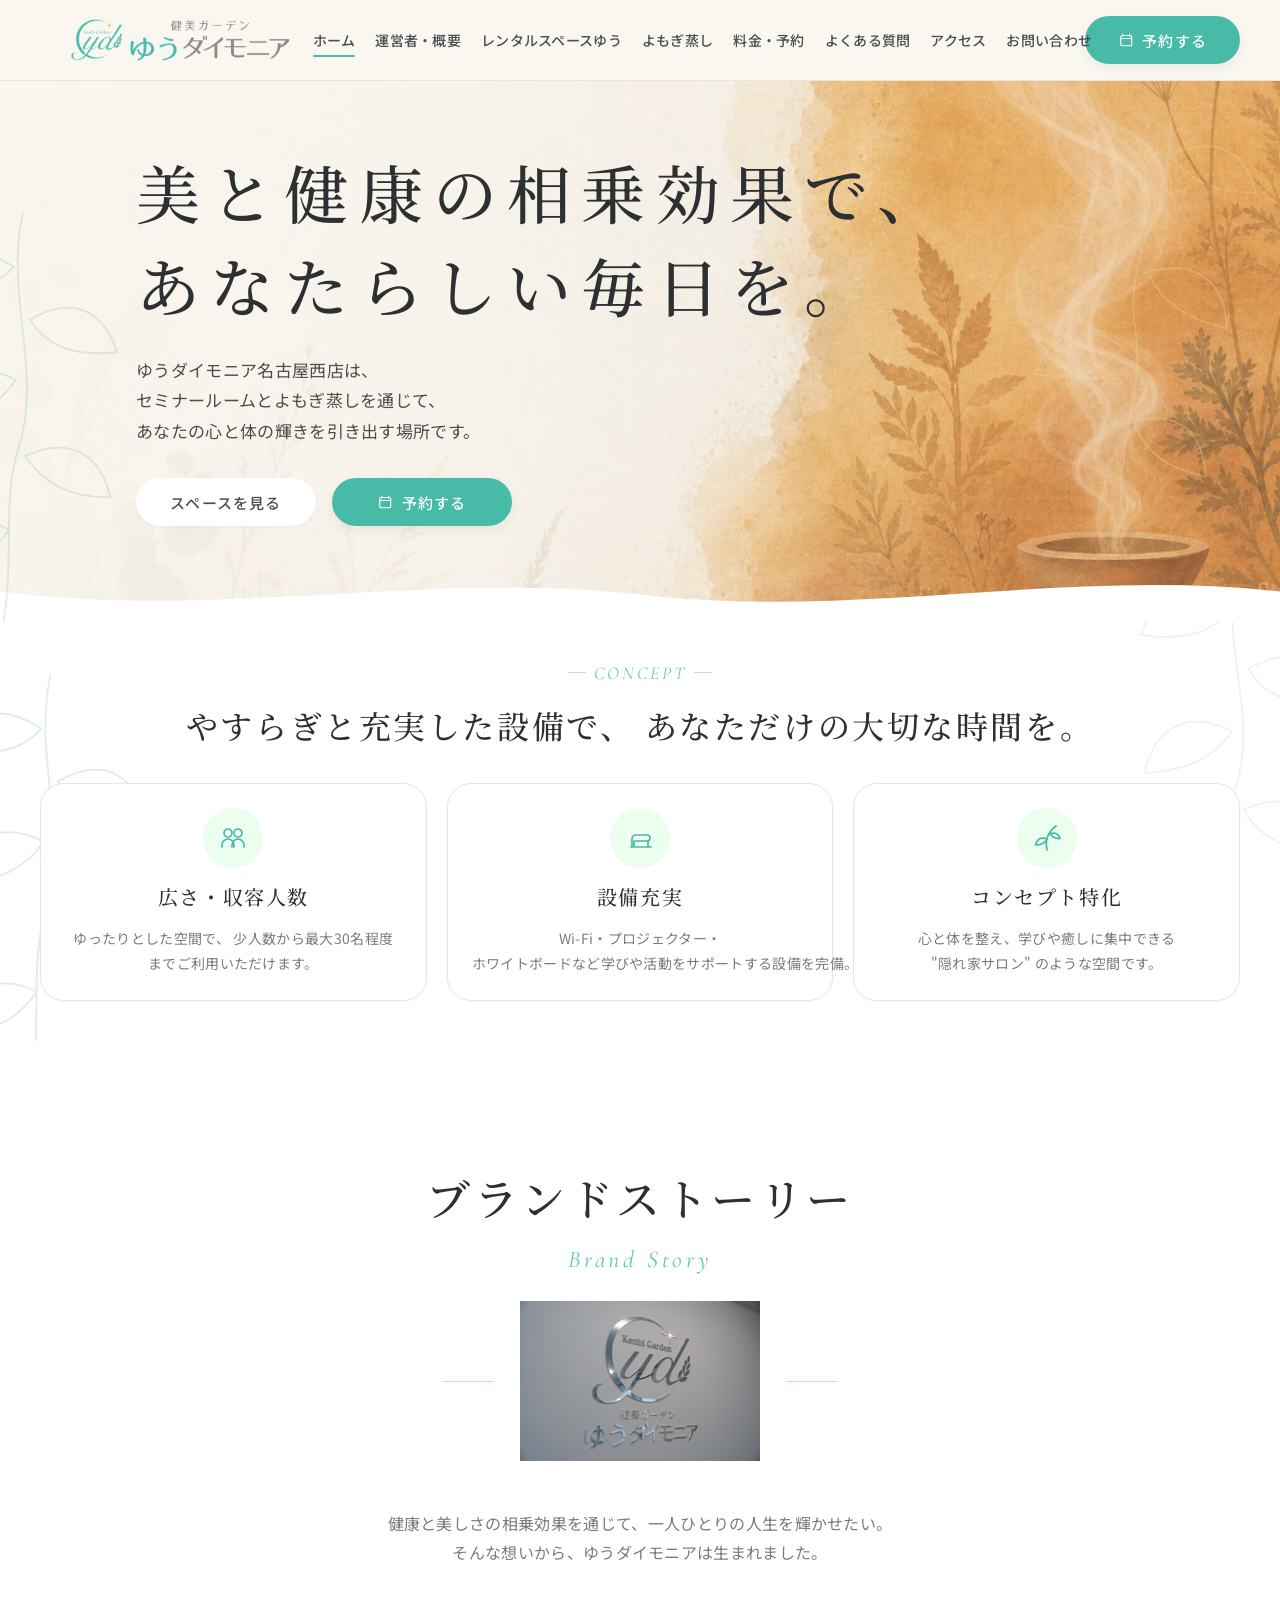
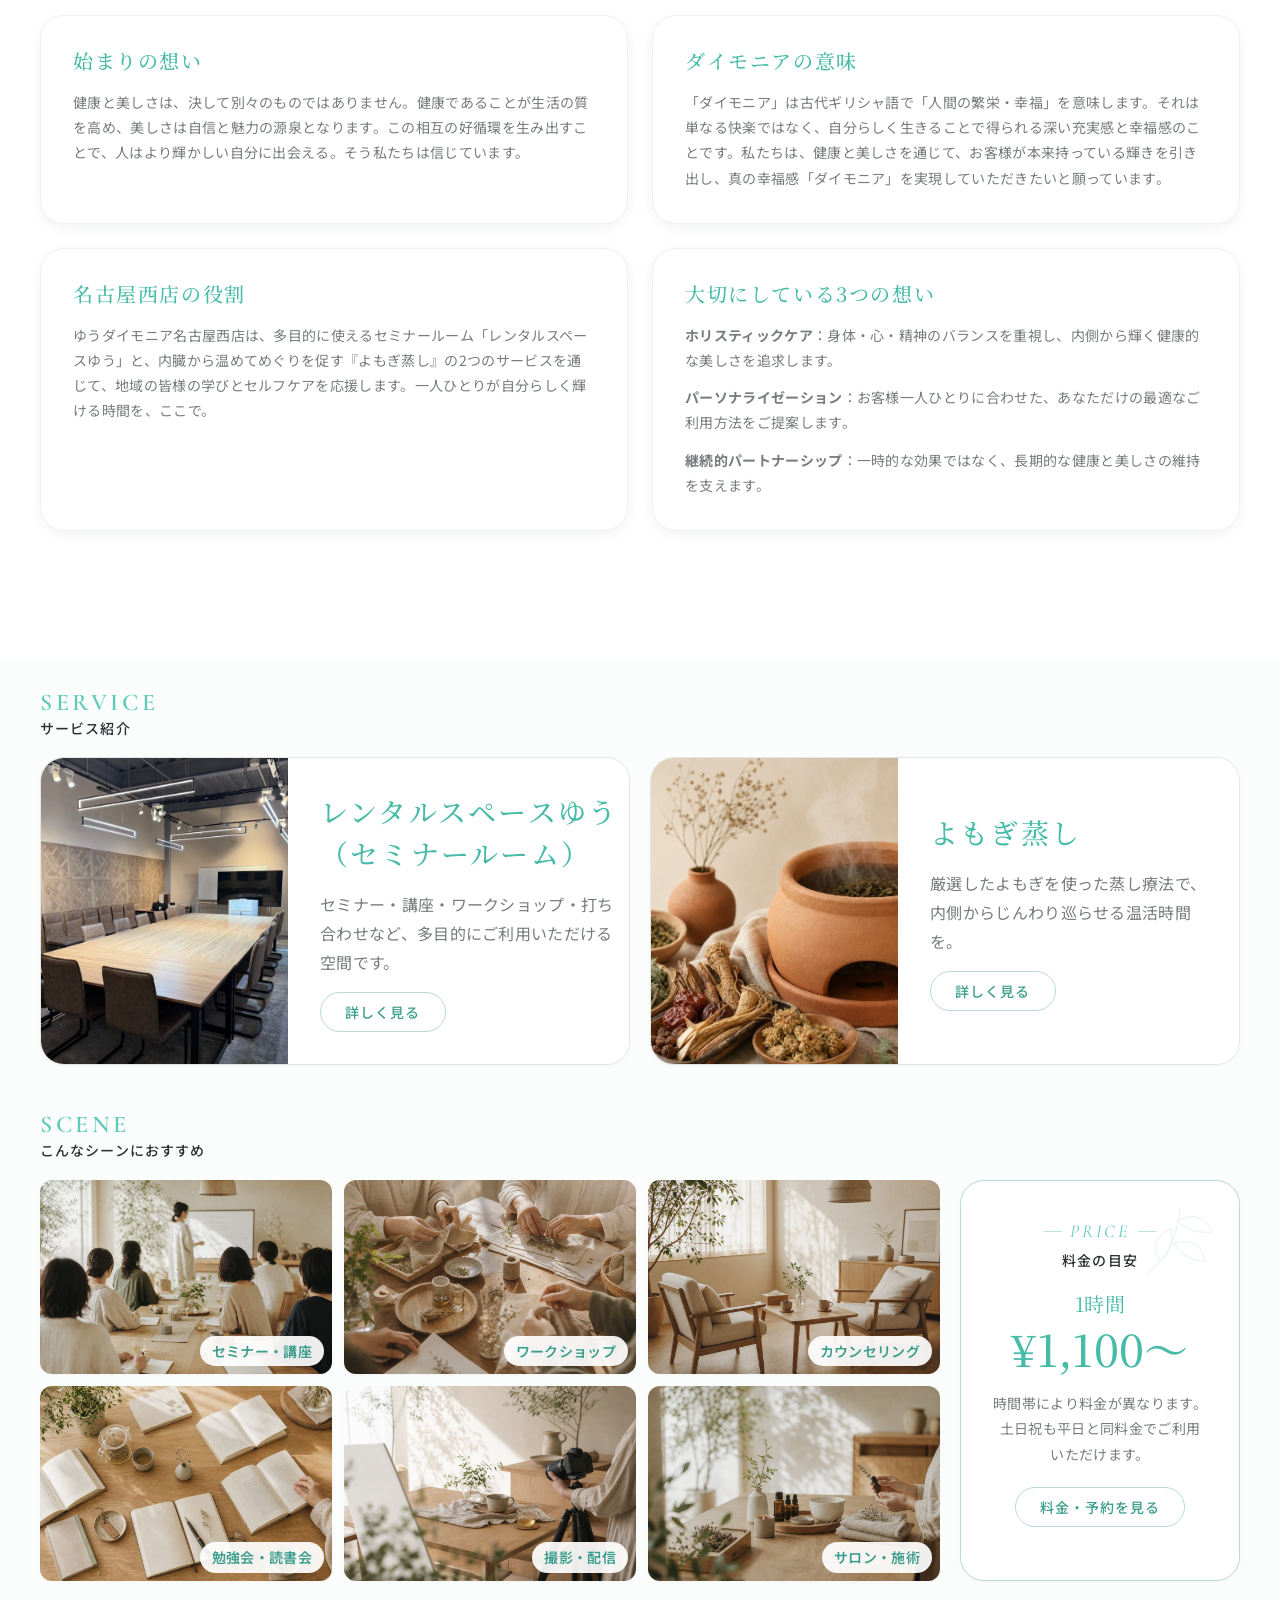
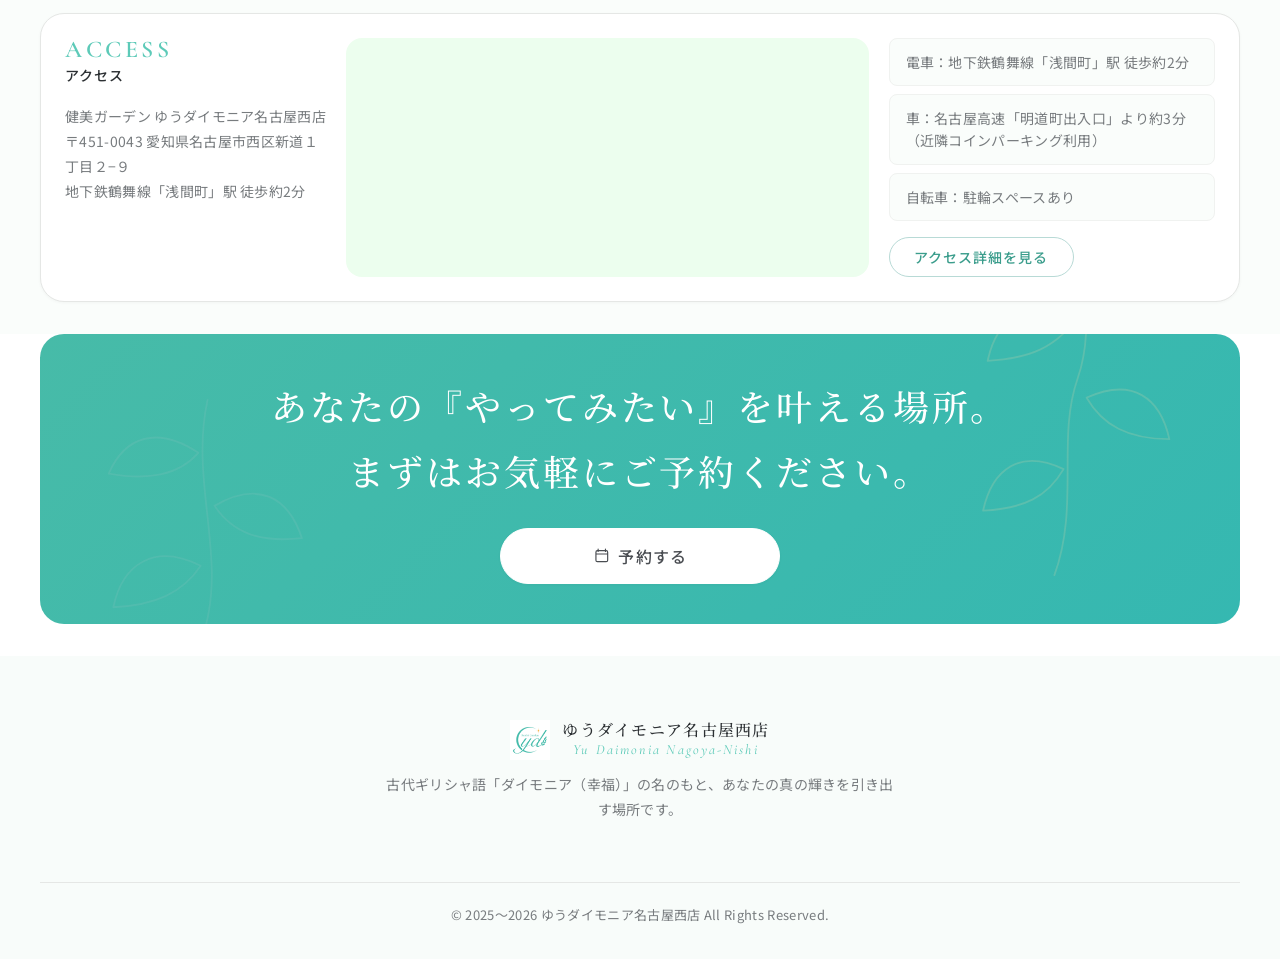
<file: index.html>
﻿<!DOCTYPE html>
<html lang="ja">
<head>
  <meta charset="UTF-8">
  <meta name="viewport" content="width=device-width, initial-scale=1.0">
  <meta http-equiv="X-UA-Compatible" content="IE=edge">
  <!-- TODO: 本番ドメイン確定後に example.com を差し替え -->
  <title>ゆうダイモニア名古屋西店｜セミナールームとよもぎ蒸しで心と体を整える</title>
  <meta name="description" content="名古屋市西区のレンタルスペースと温活サロン。レンタルスペースゆうのセミナールームと、よもぎ蒸しを通じて、健康と美しさの相乗効果を提供。ホリスティックケアであなたらしい毎日をサポートします。">
  <link rel="canonical" href="https://example.com/">
  <meta name="robots" content="index,follow,max-image-preview:large">
  <meta name="format-detection" content="telephone=no">
  <meta property="og:type" content="website">
  <meta property="og:site_name" content="ゆうダイモニア名古屋西店">
  <meta property="og:locale" content="ja_JP">
  <meta property="og:title" content="ゆうダイモニア名古屋西店｜セミナールームとよもぎ蒸しで心と体を整える">
  <meta property="og:description" content="名古屋市西区のレンタルスペースと温活サロン。レンタルスペースゆうのセミナールームと、よもぎ蒸しを通じて、健康と美しさの相乗効果を提供。ホリスティックケアであなたらしい毎日をサポートします。">
  <meta property="og:url" content="https://example.com/">
  <meta property="og:image" content="https://example.com/assets/images/ogp.jpg">
  <meta property="og:image:width" content="1200">
  <meta property="og:image:height" content="630">
  <meta name="twitter:card" content="summary_large_image">
  <meta name="twitter:title" content="ゆうダイモニア名古屋西店｜セミナールームとよもぎ蒸しで心と体を整える">
  <meta name="twitter:description" content="名古屋市西区のレンタルスペースと温活サロン。レンタルスペースゆうのセミナールームと、よもぎ蒸しを通じて、健康と美しさの相乗効果を提供。ホリスティックケアであなたらしい毎日をサポートします。">
  <meta name="twitter:image" content="https://example.com/assets/images/ogp.jpg">
  <link rel="icon" href="favicon.ico?v=2" sizes="any">
  <link rel="icon" href="apple-touch-icon.png?v=2" type="image/png" sizes="300x300">
  <link rel="apple-touch-icon" href="apple-touch-icon.png">
  <link rel="preconnect" href="https://fonts.googleapis.com">
  <link rel="preconnect" href="https://fonts.gstatic.com" crossorigin>
  <link rel="stylesheet" href="assets/css/style.css">
  <script type="application/ld+json">
{
    "@context":  "https://schema.org",
    "@type":  "Organization",
    "@id":  "https://example.com/#organization",
    "name":  "ゆうダイモニア名古屋西店",
    "alternateName":  "Yu Daimonia Nagoya-Nishi",
    "url":  "https://example.com/",
    "logo":  {
                 "@type":  "ImageObject",
                 "url":  "https://example.com/assets/images/logo.png",
                 "width":  600,
                 "height":  200
             },
    "description":  "ゆうダイモニア名古屋西店は、レンタルスペースゆう（セミナールーム）とよもぎ蒸しを提供する、健康と美しさの相乗効果を支えるサロンです。",
    "parentOrganization":  {
                               "@type":  "Organization",
                               "name":  "ゆうダイモニア",
                               "url":  "https://yu-daimonia.com/"
                           },
    "sameAs":  [
                   "https://yu-daimonia.com/"
               ]
}
  </script>
  <!-- TODO: 電話番号・緯度経度は本番情報確定後に差し替え -->
  <script type="application/ld+json">
{
    "@context":  "https://schema.org",
    "@type":  "HealthAndBeautyBusiness",
    "@id":  "https://example.com/#localbusiness",
    "name":  "健美ガーデン ゆうダイモニア名古屋西店",
    "image":  "https://example.com/assets/images/ogp.jpg",
    "url":  "https://example.com/",
    "telephone":  "+81-XX-XXXX-XXXX",
    "priceRange":  "￥1,100〜",
    "address":  {
                    "@type":  "PostalAddress",
                    "streetAddress":  "新道１丁目２−９",
                    "addressLocality":  "名古屋市西区",
                    "addressRegion":  "愛知県",
                    "postalCode":  "451-0043",
                    "addressCountry":  "JP"
                },
    "geo":  {
                "@type":  "GeoCoordinates",
                "latitude":  "35.XXXX",
                "longitude":  "136.XXXX"
            },
    "openingHoursSpecification":  [
                                      {
                                          "@type":  "OpeningHoursSpecification",
                                          "dayOfWeek":  [
                                                            "Monday",
                                                            "Tuesday",
                                                            "Wednesday",
                                                            "Thursday",
                                                            "Friday",
                                                            "Saturday",
                                                            "Sunday"
                                                        ],
                                          "opens":  "09:30",
                                          "closes":  "17:30"
                                      }
                                  ],
    "areaServed":  {
                       "@type":  "City",
                       "name":  "名古屋市"
                   },
    "hasOfferCatalog":  {
                            "@type":  "OfferCatalog",
                            "name":  "提供サービス",
                            "itemListElement":  [
                                                    {
                                                        "@type":  "Offer",
                                                        "itemOffered":  {
                                                                            "@type":  "Service",
                                                                            "name":  "レンタルスペースゆう（セミナールーム）",
                                                                            "description":  "セミナー・講座・ワークショップ・撮影など多目的にご利用いただけるセミナールームの時間貸し。"
                                                                        },
                                                        "priceSpecification":  {
                                                                                   "@type":  "PriceSpecification",
                                                                                   "price":  "1100",
                                                                                   "priceCurrency":  "JPY",
                                                                                   "unitText":  "HOUR"
                                                                               }
                                                    },
                                                    {
                                                        "@type":  "Offer",
                                                        "itemOffered":  {
                                                                            "@type":  "Service",
                                                                            "name":  "よもぎ蒸し",
                                                                            "description":  "よもぎの蒸気で内側からじんわり温める温活サービス。"
                                                                        },
                                                        "priceSpecification":  {
                                                                                   "@type":  "PriceSpecification",
                                                                                   "price":  "3300",
                                                                                   "priceCurrency":  "JPY",
                                                                                   "unitText":  "SESSION"
                                                                               }
                                                    }
                                                ]
                        }
}
  </script>
</head>
<body>
  <a class="skip-link" href="#main-content">本文へスキップ</a>
  <header class="site-header">
    <div class="site-header__inner">
      <a href="index.html" class="site-logo site-logo--image" aria-label="ゆうダイモニア名古屋西店 ホーム">
        <img class="site-logo__image" src="assets/images/logo.png" alt="健美ガーデン ゆうダイモニア名古屋西店ロゴ">
      </a>

      <nav class="global-nav" aria-label="グローバルナビゲーション">
        <ul class="global-nav__list">
          <li><a href="index.html" aria-current="page">ホーム</a></li>
          <li><a href="about.html">運営者・概要</a></li>
          <li><a href="space.html">レンタルスペースゆう</a></li>
          <li><a href="kanpou.html"><span class="phrase-keep">よもぎ蒸し</span></a></li>
          <li><a href="price.html">料金・予約</a></li>
          <li><a href="faq.html">よくある質問</a></li>
          <li><a href="access.html">アクセス</a></li>
          <li><a href="contact.html">お問い合わせ</a></li>
        </ul>
      </nav>

      <a href="contact.html" class="btn btn--primary btn--pill site-header__cta">
        <svg class="btn__icon" viewBox="0 0 24 24" aria-hidden="true">
          <path d="M7 3v3M17 3v3M4.5 9.5h15M6 5h12a2 2 0 0 1 2 2v11a2 2 0 0 1-2 2H6a2 2 0 0 1-2-2V7a2 2 0 0 1 2-2Z" fill="none" stroke="currentColor" stroke-width="1.6" stroke-linecap="round"/>
        </svg>
        <span>予約する</span>
      </a>

      <button class="hamburger" type="button" aria-label="メニューを開く" aria-expanded="false" aria-controls="mobile-nav">
        <span></span><span></span><span></span>
      </button>
    </div>
  </header>

  <div class="mobile-nav-backdrop" aria-hidden="true"></div>
  <nav class="mobile-nav" id="mobile-nav" aria-label="モバイルナビゲーション">
    <ul class="mobile-nav__list">
      <li><a href="index.html" aria-current="page">ホーム</a></li>
      <li><a href="about.html">運営者・概要</a></li>
      <li><a href="space.html">レンタルスペースゆう</a></li>
      <li><a href="kanpou.html"><span class="phrase-keep">よもぎ蒸し</span></a></li>
      <li><a href="price.html">料金・予約</a></li>
      <li><a href="faq.html">よくある質問</a></li>
      <li><a href="access.html">アクセス</a></li>
      <li><a href="contact.html">お問い合わせ</a></li>
    </ul>
    <a href="contact.html" class="btn btn--primary mobile-nav__cta">予約する</a>
  </nav>

  <main id="main-content">
    <section class="home-hero">
      <div class="home-hero__bg" role="img" aria-label="明るいセミナールームのイメージ写真"></div>
      <img class="decoration-leaf home-hero__leaf home-hero__leaf--left" src="assets/svg/leaf-deco-01.svg" alt="" aria-hidden="true">
      <img class="decoration-leaf home-hero__leaf home-hero__leaf--right" src="assets/svg/leaf-deco-02.svg" alt="" aria-hidden="true">
      <div class="home-hero__inner">
        <div class="home-hero__content">
          <h1 class="home-hero__title">
            <span class="home-hero__title-line">美と健康の相乗効果で、</span><br>
            <span class="home-hero__title-line">あなたらしい毎日を。</span>
          </h1>
          <p class="home-hero__lead">ゆうダイモニア名古屋西店は、<br>セミナールームとよもぎ蒸しを通じて、<br>あなたの心と体の輝きを引き出す場所です。</p>
          <div class="home-hero__actions">
            <a href="space.html" class="btn btn--white">
              <span>スペースを見る</span>
            </a>
            <a href="contact.html" class="btn btn--primary">
              <svg class="btn__icon" viewBox="0 0 24 24" aria-hidden="true">
                <path d="M7 3v3M17 3v3M4.5 9.5h15M6 5h12a2 2 0 0 1 2 2v11a2 2 0 0 1-2 2H6a2 2 0 0 1-2-2V7a2 2 0 0 1 2-2Z" fill="none" stroke="currentColor" stroke-width="1.6" stroke-linecap="round"/>
              </svg>
              <span>予約する</span>
            </a>
          </div>
        </div>
      </div>
      <div class="wave-divider" aria-hidden="true">
        <svg viewBox="0 0 1440 80" preserveAspectRatio="none">
          <path d="M0,38 C240,76 480,10 720,42 C960,76 1200,6 1440,38 L1440,80 L0,80 Z" fill="var(--color-bg-base)"/>
        </svg>
      </div>
    </section>

    <section class="home-concept section">
      <img class="decoration-leaf decoration-leaf--left" src="assets/svg/leaf-deco-01.svg" alt="" aria-hidden="true">
      <img class="decoration-leaf decoration-leaf--right" src="assets/svg/leaf-deco-02.svg" alt="" aria-hidden="true">
      <div class="container">
        <div class="home-concept__heading">
          <p class="home-eyebrow">CONCEPT</p>
          <h2 class="home-concept__title">
            <span class="home-concept__title-line">やすらぎと充実した設備で、</span><br class="home-concept__br">
            <span class="home-concept__title-line">あなただけの大切な時間を。</span>
          </h2>
        </div>
        <div class="home-feature-grid">
          <article class="feature-card home-feature-card">
            <div class="feature-card__icon">
              <svg viewBox="0 0 32 32" aria-hidden="true">
                <path d="M11 15a4 4 0 1 0 0-8 4 4 0 0 0 0 8ZM21 15a4 4 0 1 0 0-8 4 4 0 0 0 0 8ZM5 25v-2a6 6 0 0 1 12 0v2M15 25v-2a6 6 0 0 1 12 0v2" fill="none" stroke="currentColor" stroke-width="1.7" stroke-linecap="round"/>
              </svg>
            </div>
            <h3 class="feature-card__title">広さ・収容人数</h3>
            <p class="feature-card__text">
              <span class="home-feature-card__line">ゆったりとした空間で、</span><br class="home-feature-card__br">
              <span class="home-feature-card__line">少人数から最大<span class="phrase-keep">30名程度</span>までご利用いただけます。</span>
            </p>
          </article>
          <article class="feature-card home-feature-card">
            <div class="feature-card__icon">
              <svg viewBox="0 0 32 32" aria-hidden="true">
                <path d="M10 19h13a3 3 0 0 0 0-6H12a4 4 0 0 0-4 4v8M10 19v6M24 19v6M7 25h20" fill="none" stroke="currentColor" stroke-width="1.7" stroke-linecap="round" stroke-linejoin="round"/>
              </svg>
            </div>
            <h3 class="feature-card__title">設備充実</h3>
            <p class="feature-card__text">Wi-Fi・プロジェクター・ホワイトボードなど学びや活動をサポートする設備を完備。</p>
          </article>
          <article class="feature-card home-feature-card">
            <div class="feature-card__icon">
              <svg viewBox="0 0 32 32" aria-hidden="true">
                <path d="M16 28 C14 19 17 10 25 4M16.5 17 C10 14.5 6.2 17 4.5 23 C10 23.2 13.6 21.5 16.5 17ZM19 12 C23.8 9.8 27.3 11.4 29 16.5 C24.7 16.8 21.7 15.4 19 12Z" fill="none" stroke="currentColor" stroke-width="1.7" stroke-linecap="round" stroke-linejoin="round"/>
              </svg>
            </div>
            <h3 class="feature-card__title">コンセプト特化</h3>
            <p class="feature-card__text">心と体を整え、学びや癒しに集中できる "隠れ家サロン" のような空間です。</p>
          </article>
        </div>
      </div>
    </section>

    <section class="section section--brand-story" aria-labelledby="brand-story-heading">
      <div class="container">
        <div class="section-heading">
          <h2 class="section-heading__jp" id="brand-story-heading">ブランドストーリー</h2>
          <p class="section-heading__en">Brand Story</p>
          <div class="section-heading__divider" aria-hidden="true">
            <span class="divider-line"></span>
            <img class="brand-story-divider-image" src="assets/images/brand-story.jpg" alt="">
            <span class="divider-line"></span>
          </div>
        </div>
        <p class="section-lead">健康と美しさの相乗効果を通じて、一人ひとりの人生を輝かせたい。<br>そんな想いから、ゆうダイモニアは生まれました。</p>
        <div class="brand-story-grid">
          <article class="brand-story-block">
            <h3>始まりの想い</h3>
            <p>健康と美しさは、決して別々のものではありません。健康であることが生活の質を高め、美しさは自信と魅力の源泉となります。この相互の好循環を生み出すことで、人はより輝かしい自分に出会える。そう私たちは信じています。</p>
          </article>
          <article class="brand-story-block">
            <h3>ダイモニアの意味</h3>
            <p>「ダイモニア」は古代ギリシャ語で「人間の繁栄・幸福」を意味します。それは単なる快楽ではなく、自分らしく生きることで得られる深い充実感と幸福感のことです。私たちは、健康と美しさを通じて、お客様が本来持っている輝きを引き出し、真の幸福感「ダイモニア」を実現していただきたいと願っています。</p>
          </article>
          <article class="brand-story-block">
            <h3>名古屋西店の役割</h3>
            <p>ゆうダイモニア名古屋西店は、多目的に使えるセミナールーム「レンタルスペースゆう」と、内臓から温めてめぐりを促す『よもぎ蒸し』の2つのサービスを通じて、地域の皆様の学びとセルフケアを応援します。一人ひとりが自分らしく輝ける時間を、ここで。</p>
          </article>
          <article class="brand-story-block">
            <h3>大切にしている3つの想い</h3>
            <ul>
              <li><strong>ホリスティックケア</strong>：身体・心・精神のバランスを重視し、内側から輝く健康的な美しさを追求します。</li>
              <li><strong>パーソナライゼーション</strong>：お客様一人ひとりに合わせた、あなただけの最適なご利用方法をご提案します。</li>
              <li><strong>継続的パートナーシップ</strong>：一時的な効果ではなく、長期的な健康と美しさの維持を支えます。</li>
            </ul>
          </article>
        </div>
      </div>
    </section>

    <section class="home-main-panels">
      <div class="container home-main-panels__grid">
        <section class="home-service" aria-labelledby="service-title">
          <div class="home-section-label">
            <p>SERVICE</p>
            <h2 id="service-title">サービス紹介</h2>
          </div>
          <div class="home-service__grid">
            <article class="card image-card home-service-card">
              <img class="image-card__image" src="assets/images/room01.jpg" alt="大型テーブルと椅子、モニターを備えたセミナールームの室内写真">
              <div class="image-card__body">
                <h3 class="card__title">レンタルスペースゆう<br>（セミナールーム）</h3>
                <p class="card__text">セミナー・講座・ワークショップ・打ち合わせなど、多目的にご利用いただける空間です。</p>
                <a href="space.html" class="btn btn--ghost btn--sm">詳しく見る</a>
              </div>
            </article>
            <article class="card image-card home-service-card">
              <img class="image-card__image" src="assets/images/kanpou-steam-main.jpg" alt="よもぎ蒸しの蒸気が立ちのぼる写真">
              <div class="image-card__body">
                <h3 class="card__title"><span class="phrase-keep">よもぎ蒸し</span></h3>
                <p class="card__text">厳選したよもぎを使った蒸し療法で、内側からじんわり巡らせる温活時間を。</p>
                <a href="kanpou.html" class="btn btn--ghost btn--sm">詳しく見る</a>
              </div>
            </article>
          </div>
        </section>

        <section class="home-scene" aria-labelledby="scene-title">
          <div class="home-section-label">
            <p>SCENE</p>
            <h2 id="scene-title">こんなシーンにおすすめ</h2>
          </div>
          <div class="home-scene__content">
            <div class="home-scene__grid" aria-label="おすすめの利用シーン">
              <article class="home-scene-item">
                <img src="assets/images/home-scene-seminar.png" alt="セミナー・講座の様子" width="320" height="220" loading="lazy">
                <span>セミナー・講座</span>
              </article>
              <article class="home-scene-item">
                <img src="assets/images/home-scene-workshop.png" alt="ハンドメイドなどのワークショップの様子" width="320" height="220" loading="lazy">
                <span>ワークショップ</span>
              </article>
              <article class="home-scene-item">
                <img src="assets/images/home-scene-counseling.png" alt="ソファで対話するカウンセリングの様子" width="320" height="220" loading="lazy">
                <span>カウンセリング</span>
              </article>
              <article class="home-scene-item">
                <img src="assets/images/home-scene-study.png" alt="本とお茶を囲む勉強会・読書会の様子" width="320" height="220" loading="lazy">
                <span>勉強会・読書会</span>
              </article>
              <article class="home-scene-item">
                <img src="assets/images/home-scene-photo.png" alt="カメラで撮影・配信する様子" width="320" height="220" loading="lazy">
                <span>撮影・配信</span>
              </article>
              <article class="home-scene-item">
                <img src="assets/images/home-scene-salon.png" alt="アロマオイルを使うサロン・施術の様子" width="320" height="220" loading="lazy">
                <span>サロン・施術</span>
              </article>
            </div>
            <aside class="home-price-card" aria-labelledby="price-card-title">
              <img class="home-price-card__leaf" src="assets/svg/leaf-deco-corner-01.svg" alt="" aria-hidden="true">
              <p class="home-eyebrow">PRICE</p>
              <h3 id="price-card-title">料金の目安</h3>
              <p class="home-price-card__price">1時間 <strong>¥1,100〜</strong></p>
              <p class="home-price-card__text">時間帯により料金が異なります。土日祝も平日と同料金でご利用いただけます。</p>
              <a href="price.html" class="btn btn--ghost btn--sm">料金・予約を見る</a>
            </aside>
          </div>
        </section>
      </div>
    </section>

    <section class="home-access">
      <div class="container home-access__grid">
        <div class="home-access__info">
          <div class="home-section-label">
            <p>ACCESS</p>
            <h2>アクセス</h2>
          </div>
          <address>
            健美ガーデン ゆうダイモニア名古屋西店<br>
            〒451-0043 愛知県名古屋市西区新道１丁目２−９<br>
            地下鉄鶴舞線「浅間町」駅 徒歩約2分
          </address>
        </div>
        <div class="home-access__map">
          <iframe
            class="home-access__map-iframe"
            src="https://www.google.com/maps?q=%E3%80%92451-0043%20%E6%84%9B%E7%9F%A5%E7%9C%8C%E5%90%8D%E5%8F%A4%E5%B1%8B%E5%B8%82%E8%A5%BF%E5%8C%BA%E6%96%B0%E9%81%93%EF%BC%91%E4%B8%81%E7%9B%AE%EF%BC%92%E2%88%92%EF%BC%99&output=embed"
            width="100%"
            height="220"
            style="display:block;width:100%;height:100%;min-height:220px;border:0;"
            title="健美ガーデン ゆうダイモニア名古屋西店のGoogleマップ"
            loading="lazy"
            referrerpolicy="no-referrer-when-downgrade"
            allowfullscreen>
          </iframe>
        </div>
        <div class="home-access__guide">
          <ul>
            <li>電車：地下鉄鶴舞線「浅間町」駅 徒歩約2分</li>
            <li>車：名古屋高速「明道町出入口」より約3分（近隣コインパーキング利用）</li>
            <li>自転車：駐輪スペースあり</li>
          </ul>
          <a href="access.html" class="btn btn--ghost btn--sm">アクセス詳細を見る</a>
        </div>
      </div>
    </section>

    <section class="home-final-cta">
      <img class="decoration-leaf home-final-cta__leaf home-final-cta__leaf--left" src="assets/svg/leaf-deco-01.svg" alt="" aria-hidden="true">
      <img class="decoration-leaf home-final-cta__leaf home-final-cta__leaf--right" src="assets/svg/leaf-deco-02.svg" alt="" aria-hidden="true">
      <div class="container home-final-cta__inner">
        <h2>あなたの『やってみたい』を叶える場所。<br>まずはお気軽にご予約ください。</h2>
        <a href="contact.html" class="btn btn--white btn--lg">
          <svg class="btn__icon" viewBox="0 0 24 24" aria-hidden="true">
            <path d="M7 3v3M17 3v3M4.5 9.5h15M6 5h12a2 2 0 0 1 2 2v11a2 2 0 0 1-2 2H6a2 2 0 0 1-2-2V7a2 2 0 0 1 2-2Z" fill="none" stroke="currentColor" stroke-width="1.6" stroke-linecap="round"/>
          </svg>
          <span>予約する</span>
        </a>
      </div>
    </section>
  </main>

  <footer class="site-footer site-footer--compact">
    <div class="site-footer__inner">
      <div class="site-footer__brand">
        <a href="index.html" class="site-logo" aria-label="ゆうダイモニア名古屋西店 ホーム">
          <img class="site-logo__mark site-logo__mark--image" src="assets/images/kenbi-garden-mark.png" alt="健美ガーデン" width="40" height="40">
          <span class="site-logo__name-jp">ゆうダイモニア名古屋西店</span>
          <span class="site-logo__name-en">Yu Daimonia Nagoya-Nishi</span>
        </a>
        <p class="site-footer__tagline">古代ギリシャ語「ダイモニア（幸福）」の名のもと、あなたの真の輝きを引き出す場所です。</p>
      </div>
      <nav class="site-footer__nav" aria-label="フッターナビゲーション">
        <div>
          <h2 class="site-footer__group-title">ナビゲーション</h2>
          <ul class="site-footer__list">
            <li><a href="index.html">ホーム</a></li>
            <li><a href="space.html">スペースについて</a></li>
            <li><a href="price.html">ご利用料金</a></li>
            <li><a href="faq.html">よくあるご質問</a></li>
          </ul>
        </div>
      </nav>
      <div class="site-footer__bottom">
        <p>© <span data-copyright-range data-copyright-start="2025">2025</span> ゆうダイモニア名古屋西店 All Rights Reserved.</p>
      </div>
    </div>
  </footer>

  <script src="assets/js/main.js" defer></script>
</body>
</html>
</file>
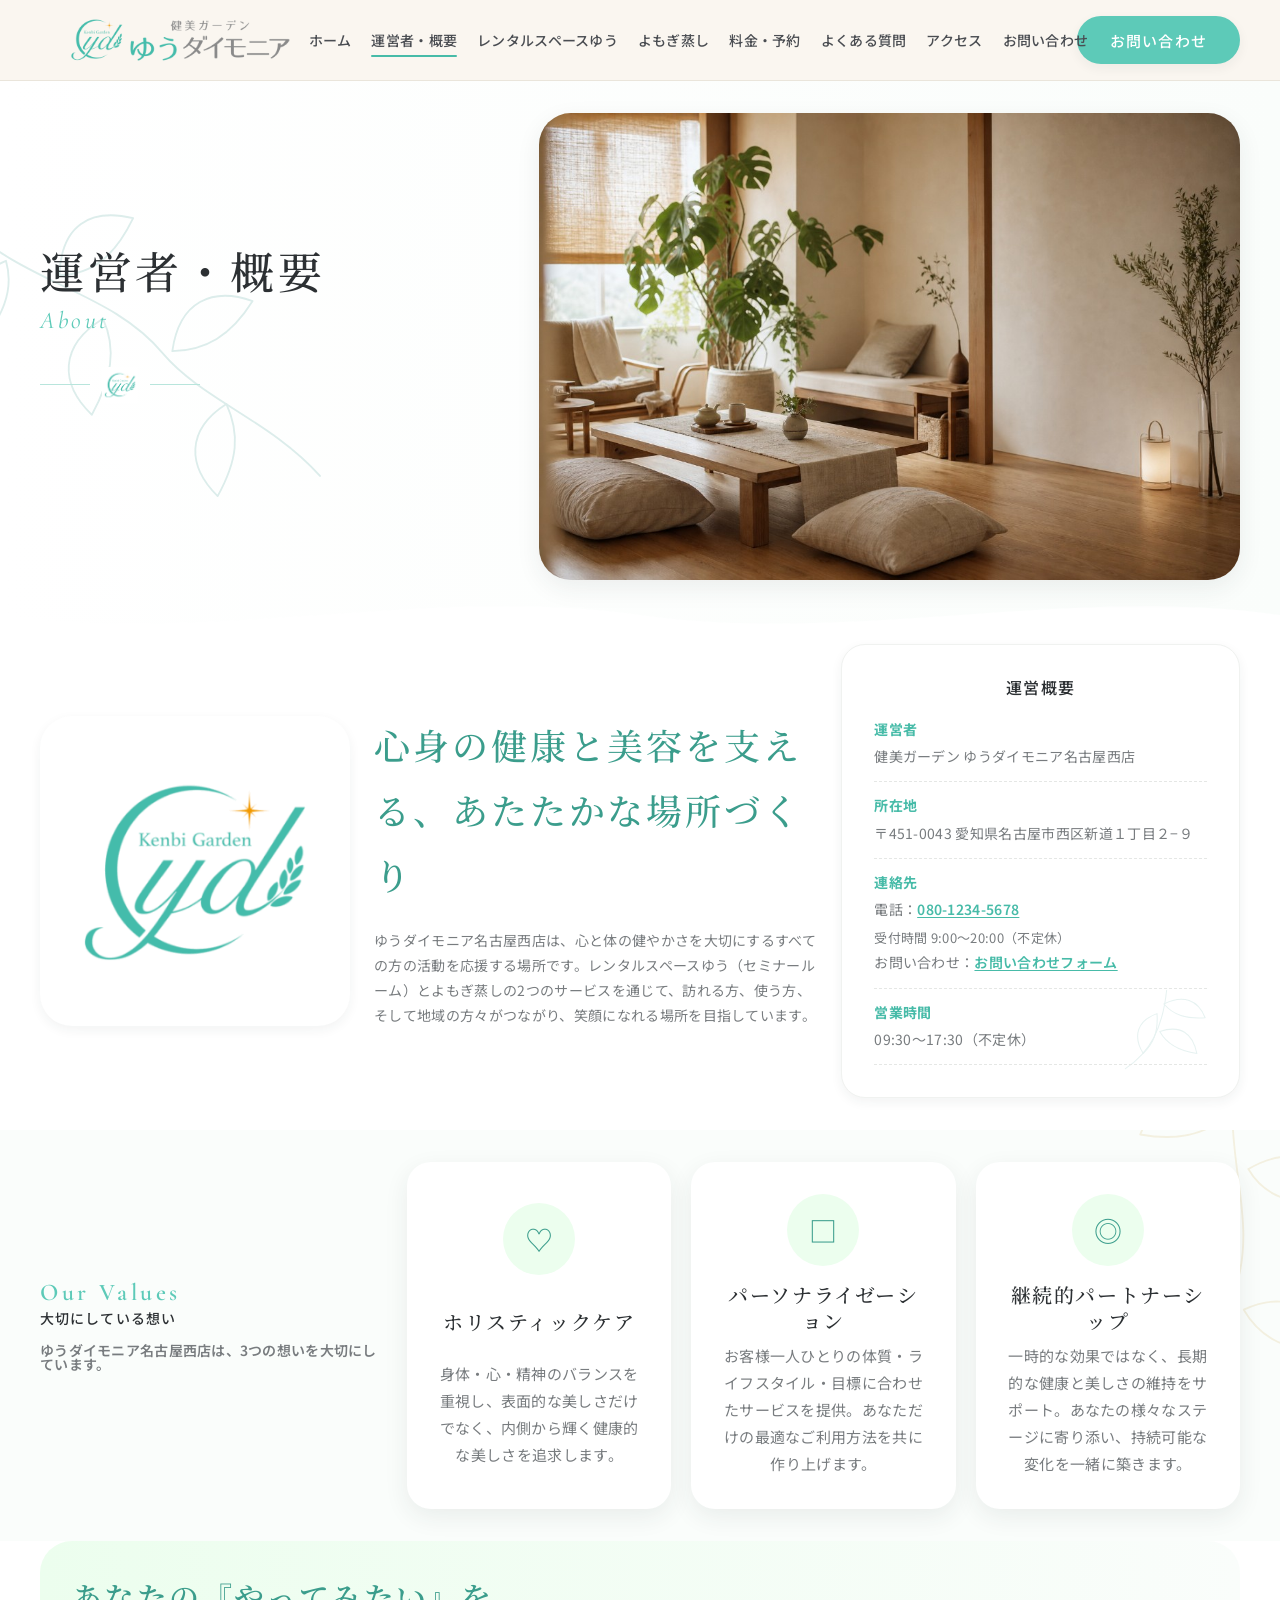
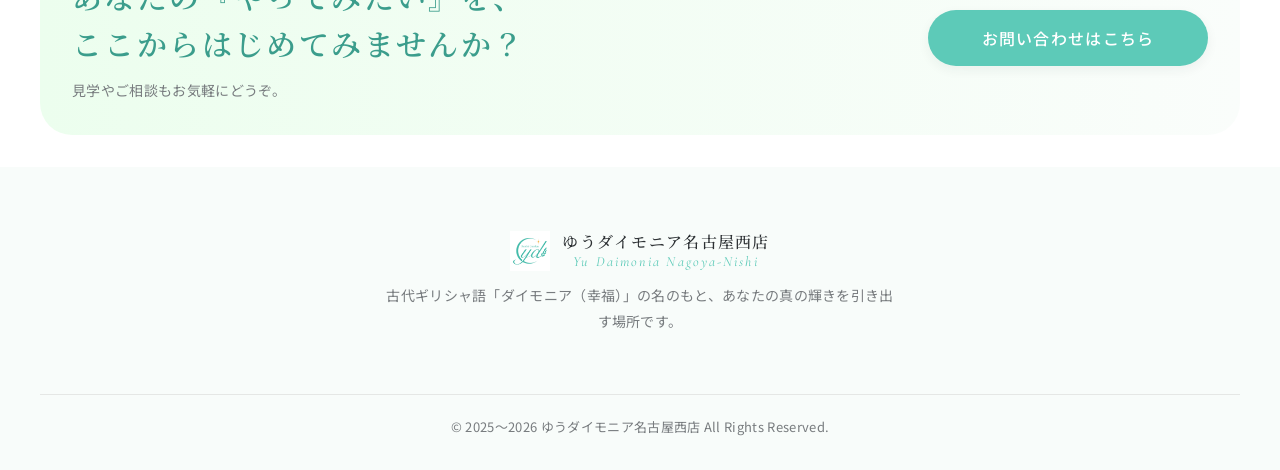
<file: about.html>
﻿<!DOCTYPE html>
<html lang="ja">
<head>
  <meta charset="UTF-8">
  <meta name="viewport" content="width=device-width, initial-scale=1.0">
  <meta http-equiv="X-UA-Compatible" content="IE=edge">
  <!-- TODO: 本番ドメイン確定後に example.com を差し替え -->
  <title>運営者・概要｜ゆうダイモニア名古屋西店について</title>
  <meta name="description" content="ゆうダイモニア名古屋西店は、心と体の健やかさを大切にする活動を応援するレンタルスペースと温活サロン。運営概要と大切にしている想いをご紹介します。">
  <link rel="canonical" href="https://example.com/about.html">
  <meta name="robots" content="index,follow,max-image-preview:large">
  <meta name="format-detection" content="telephone=no">
  <meta property="og:type" content="website">
  <meta property="og:site_name" content="ゆうダイモニア名古屋西店">
  <meta property="og:locale" content="ja_JP">
  <meta property="og:title" content="運営者・概要｜ゆうダイモニア名古屋西店について">
  <meta property="og:description" content="ゆうダイモニア名古屋西店は、心と体の健やかさを大切にする活動を応援するレンタルスペースと温活サロン。運営概要と大切にしている想いをご紹介します。">
  <meta property="og:url" content="https://example.com/about.html">
  <meta property="og:image" content="https://example.com/assets/images/ogp.jpg">
  <meta property="og:image:width" content="1200">
  <meta property="og:image:height" content="630">
  <meta name="twitter:card" content="summary_large_image">
  <meta name="twitter:title" content="運営者・概要｜ゆうダイモニア名古屋西店について">
  <meta name="twitter:description" content="ゆうダイモニア名古屋西店は、心と体の健やかさを大切にする活動を応援するレンタルスペースと温活サロン。運営概要と大切にしている想いをご紹介します。">
  <meta name="twitter:image" content="https://example.com/assets/images/ogp.jpg">
  <link rel="icon" href="favicon.ico?v=2" sizes="any">
  <link rel="icon" href="apple-touch-icon.png?v=2" type="image/png" sizes="300x300">
  <link rel="apple-touch-icon" href="apple-touch-icon.png">
  <link rel="preconnect" href="https://fonts.googleapis.com">
  <link rel="preconnect" href="https://fonts.gstatic.com" crossorigin>
  <link rel="stylesheet" href="assets/css/style.css">
  <script type="application/ld+json">
{
    "@context":  "https://schema.org",
    "@type":  "Organization",
    "@id":  "https://example.com/#organization",
    "name":  "ゆうダイモニア名古屋西店",
    "alternateName":  "Yu Daimonia Nagoya-Nishi",
    "url":  "https://example.com/",
    "logo":  {
                 "@type":  "ImageObject",
                 "url":  "https://example.com/assets/images/logo.png",
                 "width":  600,
                 "height":  200
             },
    "description":  "ゆうダイモニア名古屋西店は、レンタルスペースゆう（セミナールーム）とよもぎ蒸しを提供する、健康と美しさの相乗効果を支えるサロンです。",
    "parentOrganization":  {
                               "@type":  "Organization",
                               "name":  "ゆうダイモニア",
                               "url":  "https://yu-daimonia.com/"
                           },
    "sameAs":  [
                   "https://yu-daimonia.com/"
               ]
}
  </script>
  <script type="application/ld+json">
{
    "@context":  "https://schema.org",
    "@type":  "BreadcrumbList",
    "itemListElement":  [
                            {
                                "@type":  "ListItem",
                                "position":  1,
                                "name":  "ホーム",
                                "item":  "https://example.com/"
                            },
                            {
                                "@type":  "ListItem",
                                "position":  2,
                                "name":  "運営者・概要",
                                "item":  "https://example.com/about.html"
                            }
                        ]
}
  </script>
</head>
<body>
  <a class="skip-link" href="#main-content">本文へスキップ</a>
  <header class="site-header">
    <div class="site-header__inner">
      <a href="index.html" class="site-logo site-logo--image" aria-label="ゆうダイモニア名古屋西店 ホーム">
        <img class="site-logo__image" src="assets/images/logo.png" alt="健美ガーデン ゆうダイモニア名古屋西店ロゴ">
      </a>
      <nav class="global-nav" aria-label="グローバルナビゲーション">
        <ul class="global-nav__list">
          <li><a href="index.html">ホーム</a></li>
          <li><a href="about.html" aria-current="page">運営者・概要</a></li>
          <li><a href="space.html">レンタルスペースゆう</a></li>
          <li><a href="kanpou.html"><span class="phrase-keep">よもぎ蒸し</span></a></li>
          <li><a href="price.html">料金・予約</a></li>
          <li><a href="faq.html">よくある質問</a></li>
          <li><a href="access.html">アクセス</a></li>
          <li><a href="contact.html">お問い合わせ</a></li>
        </ul>
      </nav>
      <a href="contact.html" class="btn btn--gold btn--pill site-header__cta">
        <span>お問い合わせ</span>
      </a>
      <button class="hamburger" type="button" aria-label="メニューを開く" aria-expanded="false" aria-controls="mobile-nav">
        <span></span><span></span><span></span>
      </button>
    </div>
  </header>

  <div class="mobile-nav-backdrop" aria-hidden="true"></div>
  <nav class="mobile-nav" id="mobile-nav" aria-label="モバイルナビゲーション">
    <ul class="mobile-nav__list">
      <li><a href="index.html">ホーム</a></li>
      <li><a href="about.html" aria-current="page">運営者・概要</a></li>
      <li><a href="space.html">レンタルスペースゆう</a></li>
      <li><a href="kanpou.html"><span class="phrase-keep">よもぎ蒸し</span></a></li>
      <li><a href="price.html">料金・予約</a></li>
      <li><a href="faq.html">よくある質問</a></li>
      <li><a href="access.html">アクセス</a></li>
      <li><a href="contact.html">お問い合わせ</a></li>
    </ul>
    <a href="contact.html" class="btn btn--gold mobile-nav__cta">お問い合わせ</a>
  </nav>

  <main id="main-content">
    <section class="about-hero">
      <img class="decoration-leaf about-hero__leaf" src="assets/svg/leaf-deco-01.svg" alt="" aria-hidden="true">
      <div class="container about-hero__inner">
        <div class="section-heading section-heading--left">
          <h1 class="section-heading__jp">運営者・概要</h1>
          <p class="section-heading__en">About</p>
          <div class="section-heading__divider" aria-hidden="true">
            <span class="divider-line"></span>
            <img class="divider-brand-mark" src="assets/images/kenbi-garden-mark.png" alt="健美ガーデン">
            <span class="divider-line"></span>
          </div>
        </div>
        <img class="about-hero__image" src="assets/images/about-hero-relaxing-interior.png" alt="木と観葉植物、低いテーブルと座布団のある、落ち着いた和モダンな室内" width="960" height="420" loading="eager">
      </div>
      <div class="wave-divider" aria-hidden="true">
        <svg viewBox="0 0 1440 80" preserveAspectRatio="none">
          <path d="M0,40 C240,80 480,0 720,40 C960,80 1200,0 1440,40 L1440,80 L0,80 Z" fill="var(--color-bg-base)"/>
        </svg>
      </div>
    </section>

    <section class="about-intro">
      <div class="container about-intro__grid">
        <img class="about-owner-logo" src="assets/images/kenbi-garden-logo.png" alt="健美ガーデン Kenbi Garden のロゴ" width="520" height="520">
        <div class="about-intro__text">
          <h2>心身の健康と美容を支える、あたたかな場所づくり</h2>
          <p>ゆうダイモニア名古屋西店は、心と体の健やかさを大切にするすべての方の活動を応援する場所です。レンタルスペースゆう（セミナールーム）とよもぎ蒸しの2つのサービスを通じて、訪れる方、使う方、そして地域の方々がつながり、笑顔になれる場所を目指しています。</p>
        </div>
        <aside class="about-profile-card">
          <h2>運営概要</h2>
          <dl class="profile-info">
            <div>
              <dt>運営者</dt>
              <dd>健美ガーデン ゆうダイモニア名古屋西店</dd>
            </div>
            <div>
              <dt>所在地</dt>
              <dd>〒451-0043 愛知県名古屋市西区新道１丁目２−９</dd>
            </div>
            <div>
              <dt>連絡先</dt>
              <dd>
                電話：<a href="tel:08012345678">080-1234-5678</a><br>
                <span class="profile-info__note">受付時間 9:00〜20:00（不定休）</span><br>
                お問い合わせ：<a href="contact.html">お問い合わせフォーム</a>
              </dd>
            </div>
            <div>
              <dt>営業時間</dt>
              <dd>09:30〜17:30（不定休）</dd>
            </div>
          </dl>
        </aside>
      </div>
    </section>

    <section class="about-values">
      <img class="decoration-leaf decoration-leaf--right" src="assets/svg/leaf-deco-02.svg" alt="" aria-hidden="true">
      <div class="container about-values__grid">
        <div class="home-section-label about-values__head">
          <p>Our Values</p>
          <h2>大切にしている想い</h2>
          <p>ゆうダイモニア名古屋西店は、3つの想いを大切にしています。</p>
        </div>
        <div class="about-value-cards">
          <article class="feature-card about-value-card">
            <div class="feature-card__icon" aria-hidden="true">♡</div>
            <h3 class="feature-card__title">ホリスティックケア</h3>
            <p class="feature-card__text">身体・心・精神のバランスを重視し、表面的な美しさだけでなく、内側から輝く健康的な美しさを追求します。</p>
          </article>
          <article class="feature-card about-value-card">
            <div class="feature-card__icon" aria-hidden="true">□</div>
            <h3 class="feature-card__title">パーソナライゼーション</h3>
            <p class="feature-card__text">お客様一人ひとりの体質・ライフスタイル・目標に合わせたサービスを提供。あなただけの最適なご利用方法を共に作り上げます。</p>
          </article>
          <article class="feature-card about-value-card">
            <div class="feature-card__icon" aria-hidden="true">◎</div>
            <h3 class="feature-card__title">継続的パートナーシップ</h3>
            <p class="feature-card__text">一時的な効果ではなく、長期的な健康と美しさの維持をサポート。あなたの様々なステージに寄り添い、持続可能な変化を一緒に築きます。</p>
          </article>
        </div>
      </div>
    </section>

    <section class="about-cta">
      <div class="container about-cta__inner">
        <div>
          <h2 class="about-cta__title">
            <span class="about-cta__title-line">あなたの『やってみたい』を、</span><br>
            <span class="about-cta__title-line">ここからはじめてみませんか？</span>
          </h2>
          <p>見学やご相談もお気軽にどうぞ。</p>
        </div>
        <a href="contact.html" class="btn btn--gold btn--lg">お問い合わせはこちら</a>
      </div>
    </section>
  </main>

  <footer class="site-footer site-footer--compact">
    <div class="site-footer__inner">
      <div class="site-footer__brand">
        <a href="index.html" class="site-logo" aria-label="ゆうダイモニア名古屋西店 ホーム">
          <img class="site-logo__mark site-logo__mark--image" src="assets/images/kenbi-garden-mark.png" alt="健美ガーデン" width="40" height="40">
          <span class="site-logo__name-jp">ゆうダイモニア名古屋西店</span>
          <span class="site-logo__name-en">Yu Daimonia Nagoya-Nishi</span>
        </a>
        <p class="site-footer__tagline">古代ギリシャ語「ダイモニア（幸福）」の名のもと、あなたの真の輝きを引き出す場所です。</p>
      </div>
      <div class="site-footer__bottom">
        <p>© <span data-copyright-range data-copyright-start="2025">2025</span> ゆうダイモニア名古屋西店 All Rights Reserved.</p>
      </div>
    </div>
  </footer>

  <script src="assets/js/main.js" defer></script>
</body>
</html>
</file>
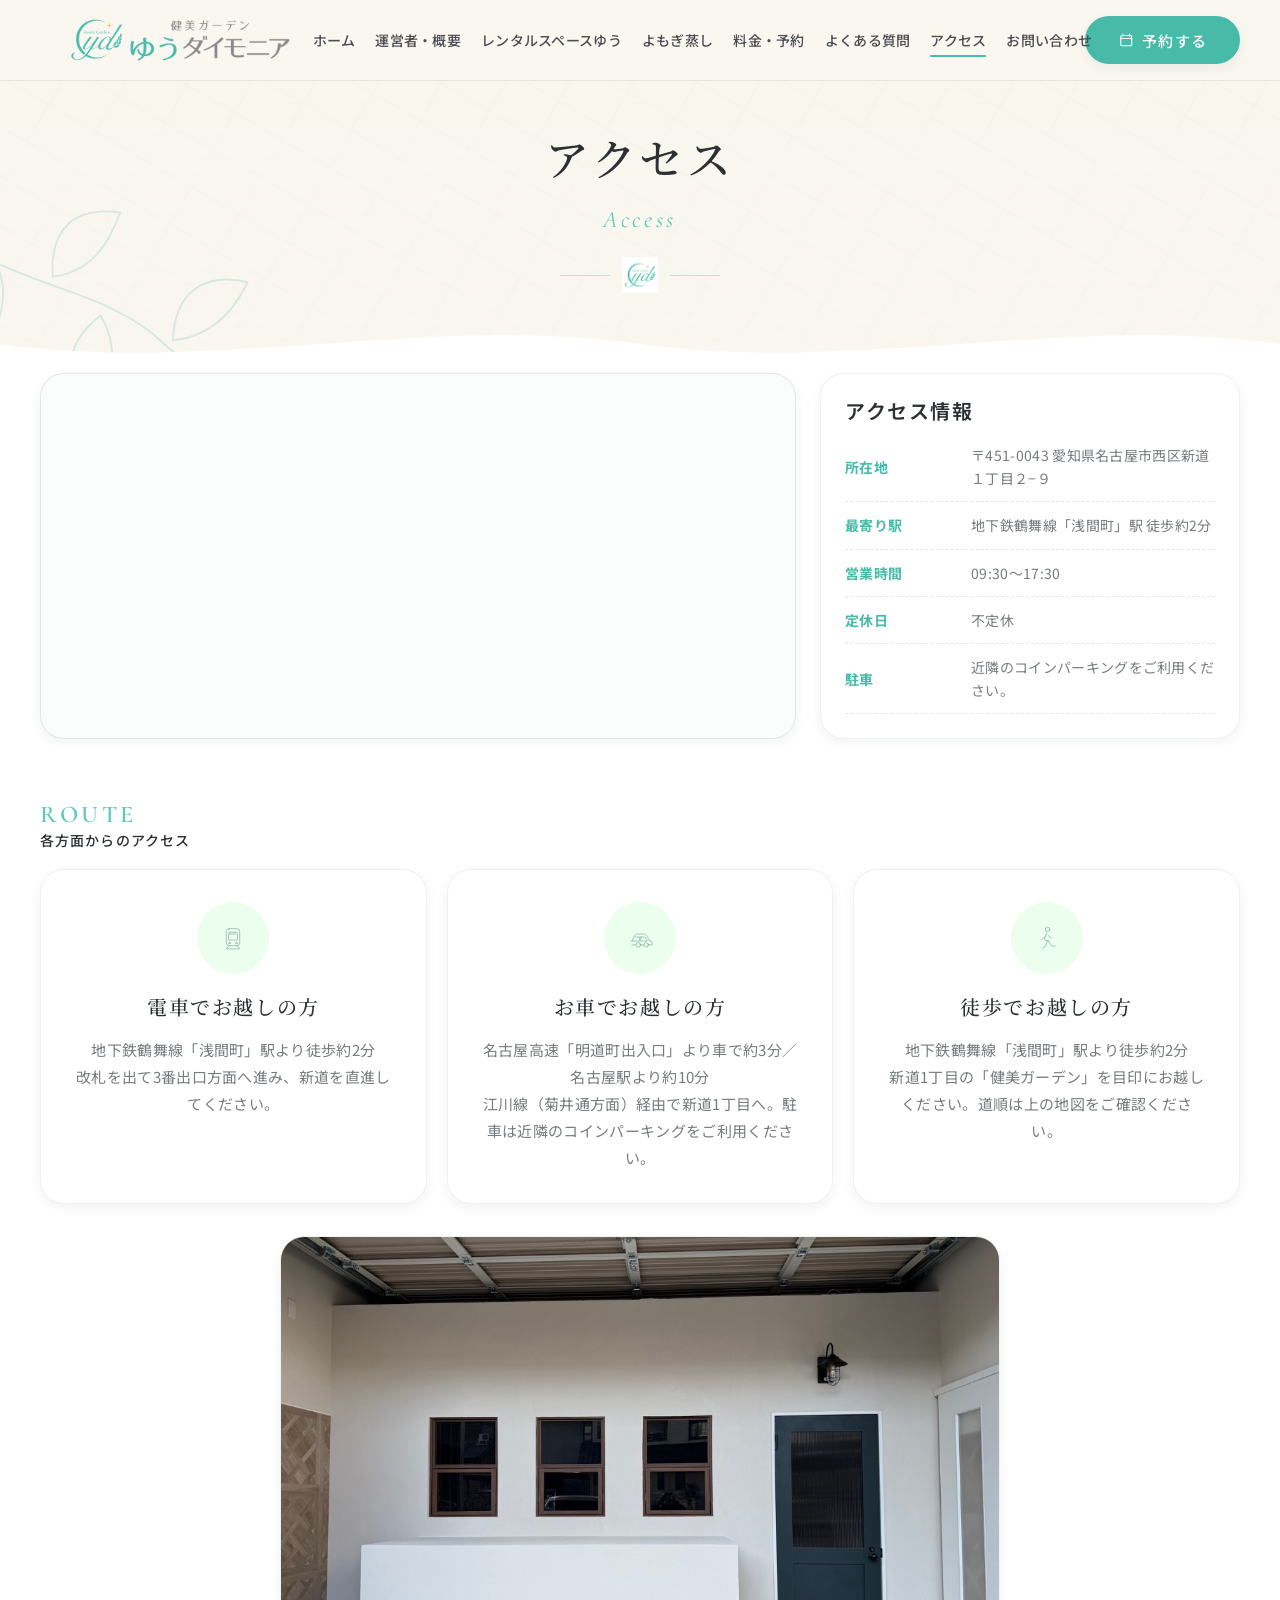
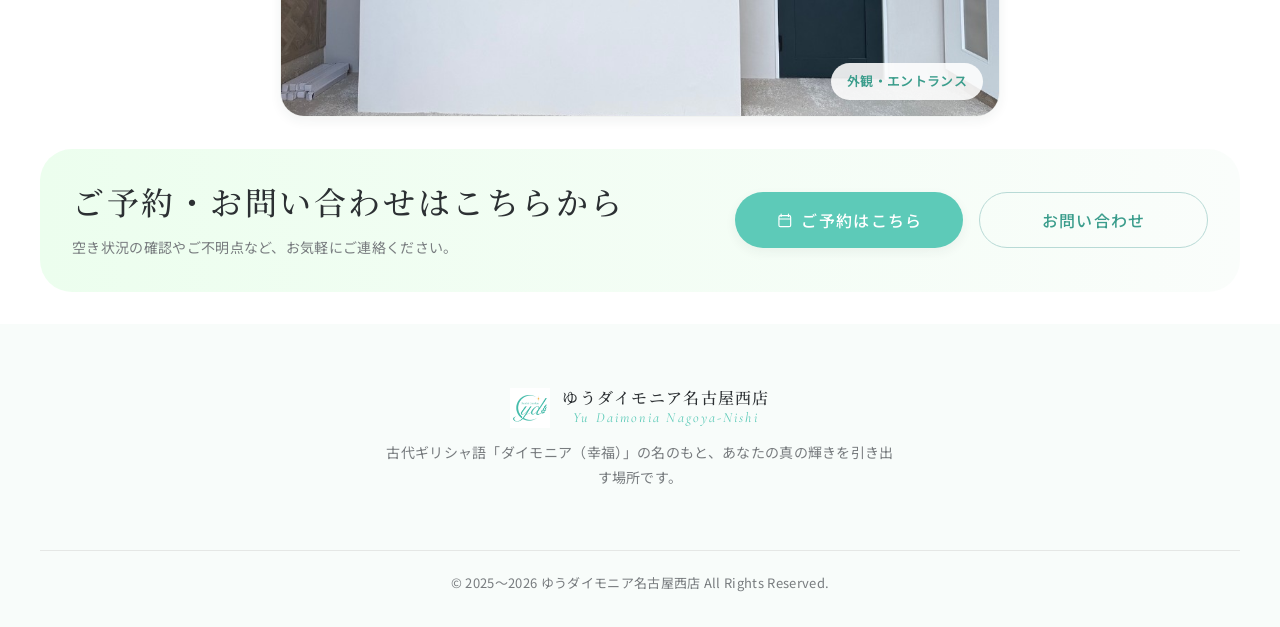
<file: access.html>
﻿<!DOCTYPE html>
<html lang="ja">
<head>
  <meta charset="UTF-8">
  <meta name="viewport" content="width=device-width, initial-scale=1.0">
  <meta http-equiv="X-UA-Compatible" content="IE=edge">
  <!-- TODO: 本番ドメイン確定後に example.com を差し替え -->
  <title>アクセス｜ゆうダイモニア名古屋西店（名古屋市西区）</title>
  <meta name="description" content="健美ガーデン ゆうダイモニア名古屋西店へのアクセス案内。所在地は〒451-0043 愛知県名古屋市西区新道１丁目２−９。最寄り駅からの徒歩経路、駐車場情報を掲載しています。">
  <link rel="canonical" href="https://example.com/access.html">
  <meta name="robots" content="index,follow,max-image-preview:large">
  <meta name="format-detection" content="telephone=no">
  <meta property="og:type" content="website">
  <meta property="og:site_name" content="ゆうダイモニア名古屋西店">
  <meta property="og:locale" content="ja_JP">
  <meta property="og:title" content="アクセス｜ゆうダイモニア名古屋西店（名古屋市西区）">
  <meta property="og:description" content="健美ガーデン ゆうダイモニア名古屋西店へのアクセス案内。所在地は〒451-0043 愛知県名古屋市西区新道１丁目２−９。最寄り駅からの徒歩経路、駐車場情報を掲載しています。">
  <meta property="og:url" content="https://example.com/access.html">
  <meta property="og:image" content="https://example.com/assets/images/ogp.jpg">
  <meta property="og:image:width" content="1200">
  <meta property="og:image:height" content="630">
  <meta name="twitter:card" content="summary_large_image">
  <meta name="twitter:title" content="アクセス｜ゆうダイモニア名古屋西店（名古屋市西区）">
  <meta name="twitter:description" content="健美ガーデン ゆうダイモニア名古屋西店へのアクセス案内。所在地は〒451-0043 愛知県名古屋市西区新道１丁目２−９。最寄り駅からの徒歩経路、駐車場情報を掲載しています。">
  <meta name="twitter:image" content="https://example.com/assets/images/ogp.jpg">
  <link rel="icon" href="favicon.ico?v=2" sizes="any">
  <link rel="icon" href="apple-touch-icon.png?v=2" type="image/png" sizes="300x300">
  <link rel="apple-touch-icon" href="apple-touch-icon.png">
  <link rel="preconnect" href="https://fonts.googleapis.com">
  <link rel="preconnect" href="https://fonts.gstatic.com" crossorigin>
  <link rel="stylesheet" href="assets/css/style.css">
  <script type="application/ld+json">
{
    "@context":  "https://schema.org",
    "@type":  "Organization",
    "@id":  "https://example.com/#organization",
    "name":  "ゆうダイモニア名古屋西店",
    "alternateName":  "Yu Daimonia Nagoya-Nishi",
    "url":  "https://example.com/",
    "logo":  {
                 "@type":  "ImageObject",
                 "url":  "https://example.com/assets/images/logo.png",
                 "width":  600,
                 "height":  200
             },
    "description":  "ゆうダイモニア名古屋西店は、レンタルスペースゆう（セミナールーム）とよもぎ蒸しを提供する、健康と美しさの相乗効果を支えるサロンです。",
    "parentOrganization":  {
                               "@type":  "Organization",
                               "name":  "ゆうダイモニア",
                               "url":  "https://yu-daimonia.com/"
                           },
    "sameAs":  [
                   "https://yu-daimonia.com/"
               ]
}
  </script>
  <script type="application/ld+json">
{
    "@context":  "https://schema.org",
    "@type":  "BreadcrumbList",
    "itemListElement":  [
                            {
                                "@type":  "ListItem",
                                "position":  1,
                                "name":  "ホーム",
                                "item":  "https://example.com/"
                            },
                            {
                                "@type":  "ListItem",
                                "position":  2,
                                "name":  "アクセス",
                                "item":  "https://example.com/access.html"
                            }
                        ]
}
  </script>
</head>
<body>
  <a class="skip-link" href="#main-content">本文へスキップ</a>
  <header class="site-header">
    <div class="site-header__inner">
      <a href="index.html" class="site-logo site-logo--image" aria-label="ゆうダイモニア名古屋西店 ホーム">
        <img class="site-logo__image" src="assets/images/logo.png" alt="健美ガーデン ゆうダイモニア名古屋西店ロゴ">
      </a>
      <nav class="global-nav" aria-label="グローバルナビゲーション">
        <ul class="global-nav__list">
          <li><a href="index.html">ホーム</a></li>
          <li><a href="about.html">運営者・概要</a></li>
          <li><a href="space.html">レンタルスペースゆう</a></li>
          <li><a href="kanpou.html"><span class="phrase-keep">よもぎ蒸し</span></a></li>
          <li><a href="price.html">料金・予約</a></li>
          <li><a href="faq.html">よくある質問</a></li>
          <li><a href="access.html" aria-current="page">アクセス</a></li>
          <li><a href="contact.html">お問い合わせ</a></li>
        </ul>
      </nav>
      <a href="contact.html" class="btn btn--primary btn--pill site-header__cta">
        <svg class="btn__icon" viewBox="0 0 24 24" aria-hidden="true">
          <path d="M7 3v3M17 3v3M4.5 9.5h15M6 5h12a2 2 0 0 1 2 2v11a2 2 0 0 1-2 2H6a2 2 0 0 1-2-2V7a2 2 0 0 1 2-2Z" fill="none" stroke="currentColor" stroke-width="1.6" stroke-linecap="round"/>
        </svg>
        <span>予約する</span>
      </a>
      <button class="hamburger" type="button" aria-label="メニューを開く" aria-expanded="false" aria-controls="mobile-nav">
        <span></span><span></span><span></span>
      </button>
    </div>
  </header>

  <div class="mobile-nav-backdrop" aria-hidden="true"></div>
  <nav class="mobile-nav" id="mobile-nav" aria-label="モバイルナビゲーション">
    <ul class="mobile-nav__list">
      <li><a href="index.html">ホーム</a></li>
      <li><a href="about.html">運営者・概要</a></li>
      <li><a href="space.html">レンタルスペースゆう</a></li>
      <li><a href="kanpou.html"><span class="phrase-keep">よもぎ蒸し</span></a></li>
      <li><a href="price.html">料金・予約</a></li>
      <li><a href="faq.html">よくある質問</a></li>
      <li><a href="access.html" aria-current="page">アクセス</a></li>
      <li><a href="contact.html">お問い合わせ</a></li>
    </ul>
    <a href="contact.html" class="btn btn--primary mobile-nav__cta">予約する</a>
  </nav>

  <main id="main-content">
    <section class="access-hero">
      <img class="decoration-leaf access-hero__leaf" src="assets/svg/leaf-deco-01.svg" alt="" aria-hidden="true">
      <div class="container">
        <div class="section-heading">
          <h1 class="section-heading__jp">アクセス</h1>
          <p class="section-heading__en">Access</p>
          <div class="section-heading__divider" aria-hidden="true">
            <span class="divider-line"></span>
            <img class="divider-brand-mark" src="assets/images/kenbi-garden-mark.png" alt="健美ガーデン">
            <span class="divider-line"></span>
          </div>
        </div>
      </div>
      <div class="wave-divider" aria-hidden="true">
        <svg viewBox="0 0 1440 80" preserveAspectRatio="none">
          <path d="M0,40 C240,80 480,0 720,40 C960,80 1200,0 1440,40 L1440,80 L0,80 Z" fill="var(--color-bg-base)"/>
        </svg>
      </div>
    </section>

    <section class="access-main">
      <div class="container access-main__grid">
        <div class="access-map">
          <iframe
            class="access-map__iframe"
            src="https://www.google.com/maps?q=%E3%80%92451-0043%20%E6%84%9B%E7%9F%A5%E7%9C%8C%E5%90%8D%E5%8F%A4%E5%B1%8B%E5%B8%82%E8%A5%BF%E5%8C%BA%E6%96%B0%E9%81%93%EF%BC%91%E4%B8%81%E7%9B%AE%EF%BC%92%E2%88%92%EF%BC%99&output=embed"
            width="100%"
            height="360"
            style="display:block;width:100%;height:clamp(300px,45vw,360px);border:0;"
            title="健美ガーデン ゆうダイモニア名古屋西店のGoogleマップ"
            loading="lazy"
            referrerpolicy="no-referrer-when-downgrade"
            allowfullscreen>
          </iframe>
        </div>

        <aside class="access-info-card">
          <h2>アクセス情報</h2>
          <dl>
            <div>
              <dt>所在地</dt>
              <dd>〒451-0043 愛知県名古屋市西区新道１丁目２−９</dd>
            </div>
            <div>
              <dt>最寄り駅</dt>
              <dd>地下鉄鶴舞線「浅間町」駅 徒歩約2分</dd>
            </div>
            <div>
              <dt>営業時間</dt>
              <dd>09:30〜17:30</dd>
            </div>
            <div>
              <dt>定休日</dt>
              <dd>不定休</dd>
            </div>
            <div>
              <dt>駐車</dt>
              <dd>近隣のコインパーキングをご利用ください。</dd>
            </div>
          </dl>
        </aside>
      </div>
    </section>

    <section class="access-routes">
      <div class="container">
        <div class="home-section-label">
          <p>ROUTE</p>
          <h2>各方面からのアクセス</h2>
        </div>
        <div class="access-route-grid">
          <article class="feature-card access-route-card">
            <div class="feature-card__icon" aria-hidden="true">
              <img src="assets/svg/icon-06-train.svg" alt="" width="32" height="32">
            </div>
            <h3 class="feature-card__title">電車でお越しの方</h3>
            <p class="feature-card__text">地下鉄鶴舞線「浅間町」駅より徒歩約2分<br>改札を出て3番出口方面へ進み、新道を直進してください。</p>
          </article>
          <article class="feature-card access-route-card">
            <div class="feature-card__icon" aria-hidden="true">
              <img src="assets/svg/icon-07-car.svg" alt="" width="32" height="32">
            </div>
            <h3 class="feature-card__title">お車でお越しの方</h3>
            <p class="feature-card__text">名古屋高速「明道町出入口」より車で約3分／名古屋駅より約10分<br>江川線（菊井通方面）経由で新道1丁目へ。駐車は近隣のコインパーキングをご利用ください。</p>
          </article>
          <article class="feature-card access-route-card">
            <div class="feature-card__icon" aria-hidden="true">
              <img src="assets/svg/icon-08-walking-person.svg" alt="" width="32" height="32">
            </div>
            <h3 class="feature-card__title">徒歩でお越しの方</h3>
            <p class="feature-card__text">地下鉄鶴舞線「浅間町」駅より徒歩約2分<br>新道1丁目の「健美ガーデン」を目印にお越しください。道順は上の地図をご確認ください。</p>
          </article>
        </div>
      </div>
    </section>

    <section class="access-entrance-block" aria-labelledby="access-entrance-heading">
      <div class="container access-entrance-block__inner">
        <h2 class="u-visually-hidden" id="access-entrance-heading">外観・エントランス</h2>
        <figure class="access-entrance">
          <img src="assets/images/shop-entrance.jpg" alt="ゆうダイモニア名古屋西店の外観・エントランス">
          <figcaption>外観・エントランス</figcaption>
        </figure>
      </div>
    </section>

    <section class="access-cta">
      <div class="container access-cta__inner">
        <div>
          <h2>ご予約・お問い合わせはこちらから</h2>
          <p>空き状況の確認やご不明点など、お気軽にご連絡ください。</p>
        </div>
        <div class="access-cta__actions">
          <a href="price.html" class="btn btn--gold btn--lg">
            <svg class="btn__icon" viewBox="0 0 24 24" aria-hidden="true">
              <path d="M7 3v3M17 3v3M4.5 9.5h15M6 5h12a2 2 0 0 1 2 2v11a2 2 0 0 1-2 2H6a2 2 0 0 1-2-2V7a2 2 0 0 1 2-2Z" fill="none" stroke="currentColor" stroke-width="1.6" stroke-linecap="round"/>
            </svg>
            <span>ご予約はこちら</span>
          </a>
          <a href="contact.html" class="btn btn--ghost btn--lg">
            <span>お問い合わせ</span>
          </a>
        </div>
      </div>
    </section>
  </main>

  <footer class="site-footer site-footer--compact">
    <div class="site-footer__inner">
      <div class="site-footer__brand">
        <a href="index.html" class="site-logo" aria-label="ゆうダイモニア名古屋西店 ホーム">
          <img class="site-logo__mark site-logo__mark--image" src="assets/images/kenbi-garden-mark.png" alt="健美ガーデン" width="40" height="40">
          <span class="site-logo__name-jp">ゆうダイモニア名古屋西店</span>
          <span class="site-logo__name-en">Yu Daimonia Nagoya-Nishi</span>
        </a>
        <p class="site-footer__tagline">古代ギリシャ語「ダイモニア（幸福）」の名のもと、あなたの真の輝きを引き出す場所です。</p>
      </div>
      <div class="site-footer__bottom">
        <p>© <span data-copyright-range data-copyright-start="2025">2025</span> ゆうダイモニア名古屋西店 All Rights Reserved.</p>
      </div>
    </div>
  </footer>

  <script src="assets/js/main.js" defer></script>
</body>
</html>
</file>
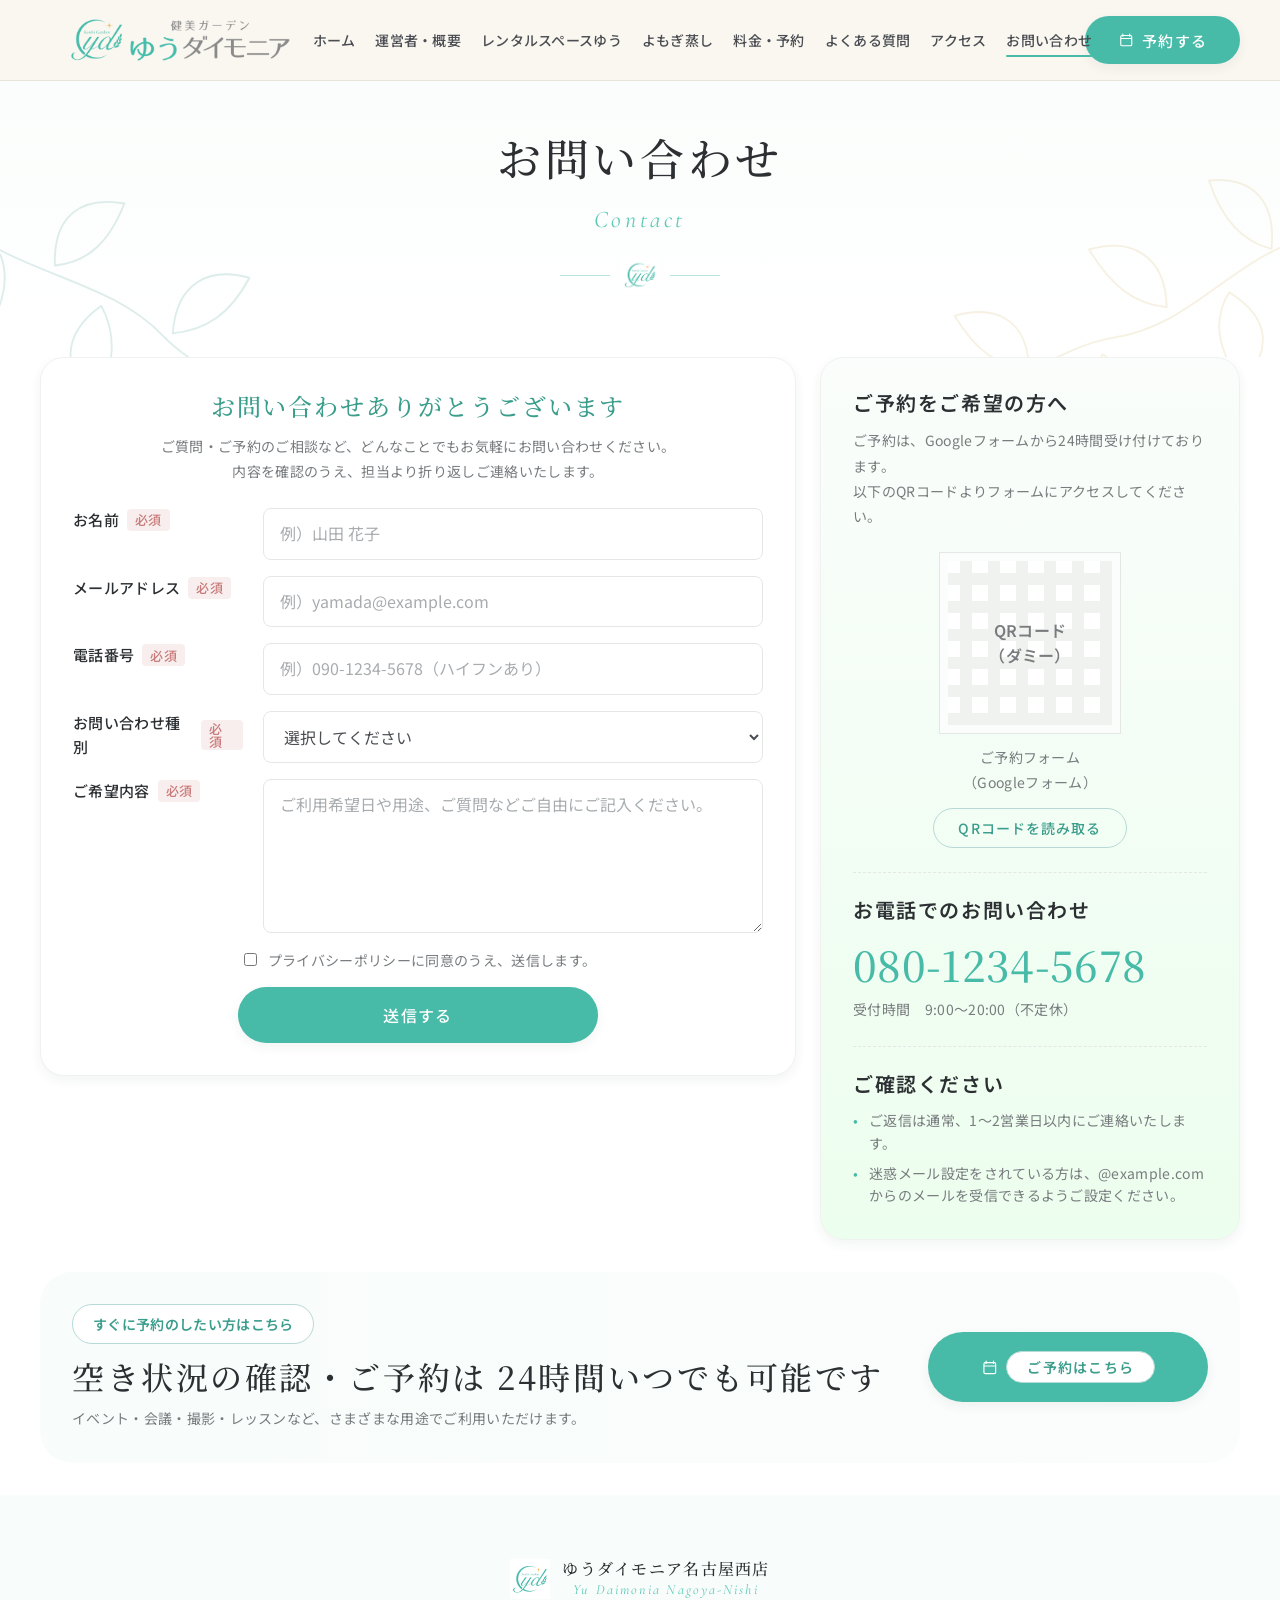
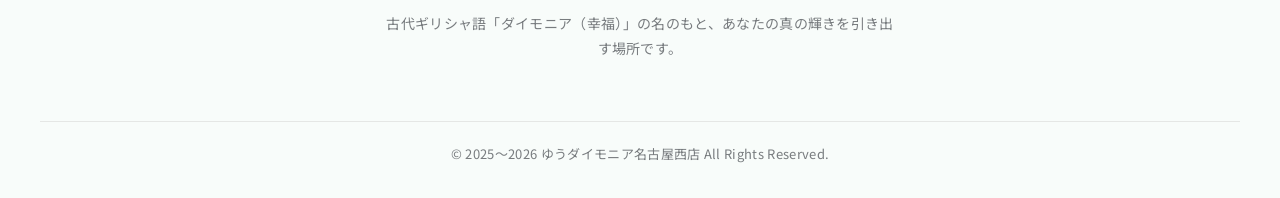
<file: contact.html>
﻿<!DOCTYPE html>
<html lang="ja">
<head>
  <meta charset="UTF-8">
  <meta name="viewport" content="width=device-width, initial-scale=1.0">
  <meta http-equiv="X-UA-Compatible" content="IE=edge">
  <!-- TODO: 本番ドメイン確定後に example.com を差し替え -->
  <title>お問い合わせ｜ゆうダイモニア名古屋西店</title>
  <meta name="description" content="ご質問・ご予約のご相談はこちらから。お問い合わせフォーム、お電話、Googleフォームからの予約QRコードをご用意しています。1〜2営業日以内にご返信します。">
  <link rel="canonical" href="https://example.com/contact.html">
  <meta name="robots" content="index,follow,max-image-preview:large">
  <meta name="format-detection" content="telephone=no">
  <meta property="og:type" content="website">
  <meta property="og:site_name" content="ゆうダイモニア名古屋西店">
  <meta property="og:locale" content="ja_JP">
  <meta property="og:title" content="お問い合わせ｜ゆうダイモニア名古屋西店">
  <meta property="og:description" content="ご質問・ご予約のご相談はこちらから。お問い合わせフォーム、お電話、Googleフォームからの予約QRコードをご用意しています。1〜2営業日以内にご返信します。">
  <meta property="og:url" content="https://example.com/contact.html">
  <meta property="og:image" content="https://example.com/assets/images/ogp.jpg">
  <meta property="og:image:width" content="1200">
  <meta property="og:image:height" content="630">
  <meta name="twitter:card" content="summary_large_image">
  <meta name="twitter:title" content="お問い合わせ｜ゆうダイモニア名古屋西店">
  <meta name="twitter:description" content="ご質問・ご予約のご相談はこちらから。お問い合わせフォーム、お電話、Googleフォームからの予約QRコードをご用意しています。1〜2営業日以内にご返信します。">
  <meta name="twitter:image" content="https://example.com/assets/images/ogp.jpg">
  <link rel="icon" href="favicon.ico?v=2" sizes="any">
  <link rel="icon" href="apple-touch-icon.png?v=2" type="image/png" sizes="300x300">
  <link rel="apple-touch-icon" href="apple-touch-icon.png">
  <link rel="preconnect" href="https://fonts.googleapis.com">
  <link rel="preconnect" href="https://fonts.gstatic.com" crossorigin>
  <link rel="stylesheet" href="assets/css/style.css">
  <script type="application/ld+json">
{
    "@context":  "https://schema.org",
    "@type":  "Organization",
    "@id":  "https://example.com/#organization",
    "name":  "ゆうダイモニア名古屋西店",
    "alternateName":  "Yu Daimonia Nagoya-Nishi",
    "url":  "https://example.com/",
    "logo":  {
                 "@type":  "ImageObject",
                 "url":  "https://example.com/assets/images/logo.png",
                 "width":  600,
                 "height":  200
             },
    "description":  "ゆうダイモニア名古屋西店は、レンタルスペースゆう（セミナールーム）とよもぎ蒸しを提供する、健康と美しさの相乗効果を支えるサロンです。",
    "parentOrganization":  {
                               "@type":  "Organization",
                               "name":  "ゆうダイモニア",
                               "url":  "https://yu-daimonia.com/"
                           },
    "sameAs":  [
                   "https://yu-daimonia.com/"
               ]
}
  </script>
  <script type="application/ld+json">
{
    "@context":  "https://schema.org",
    "@type":  "BreadcrumbList",
    "itemListElement":  [
                            {
                                "@type":  "ListItem",
                                "position":  1,
                                "name":  "ホーム",
                                "item":  "https://example.com/"
                            },
                            {
                                "@type":  "ListItem",
                                "position":  2,
                                "name":  "お問い合わせ",
                                "item":  "https://example.com/contact.html"
                            }
                        ]
}
  </script>
</head>
<body>
  <a class="skip-link" href="#main-content">本文へスキップ</a>
  <header class="site-header">
    <div class="site-header__inner">
      <a href="index.html" class="site-logo site-logo--image" aria-label="ゆうダイモニア名古屋西店 ホーム">
        <img class="site-logo__image" src="assets/images/logo.png" alt="健美ガーデン ゆうダイモニア名古屋西店ロゴ">
      </a>
      <nav class="global-nav" aria-label="グローバルナビゲーション">
        <ul class="global-nav__list">
          <li><a href="index.html">ホーム</a></li>
          <li><a href="about.html">運営者・概要</a></li>
          <li><a href="space.html">レンタルスペースゆう</a></li>
          <li><a href="kanpou.html"><span class="phrase-keep">よもぎ蒸し</span></a></li>
          <li><a href="price.html">料金・予約</a></li>
          <li><a href="faq.html">よくある質問</a></li>
          <li><a href="access.html">アクセス</a></li>
          <li><a href="contact.html" aria-current="page">お問い合わせ</a></li>
        </ul>
      </nav>
      <a href="contact.html" class="btn btn--primary btn--pill site-header__cta">
        <svg class="btn__icon" viewBox="0 0 24 24" aria-hidden="true">
          <path d="M7 3v3M17 3v3M4.5 9.5h15M6 5h12a2 2 0 0 1 2 2v11a2 2 0 0 1-2 2H6a2 2 0 0 1-2-2V7a2 2 0 0 1 2-2Z" fill="none" stroke="currentColor" stroke-width="1.6" stroke-linecap="round"/>
        </svg>
        <span>予約する</span>
      </a>
      <button class="hamburger" type="button" aria-label="メニューを開く" aria-expanded="false" aria-controls="mobile-nav">
        <span></span><span></span><span></span>
      </button>
    </div>
  </header>

  <div class="mobile-nav-backdrop" aria-hidden="true"></div>
  <nav class="mobile-nav" id="mobile-nav" aria-label="モバイルナビゲーション">
    <ul class="mobile-nav__list">
      <li><a href="index.html">ホーム</a></li>
      <li><a href="about.html">運営者・概要</a></li>
      <li><a href="space.html">レンタルスペースゆう</a></li>
      <li><a href="kanpou.html"><span class="phrase-keep">よもぎ蒸し</span></a></li>
      <li><a href="price.html">料金・予約</a></li>
      <li><a href="faq.html">よくある質問</a></li>
      <li><a href="access.html">アクセス</a></li>
      <li><a href="contact.html" aria-current="page">お問い合わせ</a></li>
    </ul>
    <a href="contact.html" class="btn btn--primary mobile-nav__cta">予約する</a>
  </nav>

  <main id="main-content">
    <section class="contact-hero">
      <img class="decoration-leaf contact-hero__leaf contact-hero__leaf--left" src="assets/svg/leaf-deco-01.svg" alt="" aria-hidden="true">
      <img class="decoration-leaf contact-hero__leaf contact-hero__leaf--right" src="assets/svg/leaf-deco-02.svg" alt="" aria-hidden="true">
      <div class="container">
        <div class="section-heading">
          <h1 class="section-heading__jp">お問い合わせ</h1>
          <p class="section-heading__en">Contact</p>
          <div class="section-heading__divider" aria-hidden="true">
            <span class="divider-line"></span>
            <img class="divider-brand-mark" src="assets/images/kenbi-garden-mark.png" alt="健美ガーデン">
            <span class="divider-line"></span>
          </div>
        </div>
      </div>
    </section>

    <section class="contact-main">
      <div class="container contact-main__grid">
        <section class="contact-form-card" aria-labelledby="contact-form-title">
          <div class="contact-form-card__head">
            <h2 id="contact-form-title">お問い合わせありがとうございます</h2>
            <p>ご質問・ご予約のご相談など、どんなことでもお気軽にお問い合わせください。<br>内容を確認のうえ、担当より折り返しご連絡いたします。</p>
          </div>
          <form class="contact-form" data-contact-form>
            <div class="form-row contact-form__row">
              <label class="form-label" for="name">お名前 <span class="form-required">必須</span></label>
              <input class="form-input" type="text" id="name" name="name" placeholder="例）山田 花子" required>
            </div>
            <div class="form-row contact-form__row">
              <label class="form-label" for="email">メールアドレス <span class="form-required">必須</span></label>
              <input class="form-input" type="email" id="email" name="email" placeholder="例）yamada@example.com" required>
            </div>
            <div class="form-row contact-form__row">
              <label class="form-label" for="tel">電話番号 <span class="form-required">必須</span></label>
              <input class="form-input" type="tel" id="tel" name="tel" placeholder="例）090-1234-5678（ハイフンあり）" required>
            </div>
            <div class="form-row contact-form__row">
              <label class="form-label" for="type">お問い合わせ種別 <span class="form-required">必須</span></label>
              <select class="form-select" id="type" name="type" required>
                <option value="">選択してください</option>
                <option>セミナールームについて</option>
                <option>よもぎ蒸しについて</option>
                <option>料金・予約について</option>
                <option>その他</option>
              </select>
            </div>
            <div class="form-row contact-form__row">
              <label class="form-label" for="message">ご希望内容 <span class="form-required">必須</span></label>
              <textarea class="form-textarea" id="message" name="message" rows="5" placeholder="ご利用希望日や用途、ご質問などご自由にご記入ください。" required></textarea>
            </div>
            <label class="contact-form__privacy">
              <input type="checkbox" required>
              <span>プライバシーポリシーに同意のうえ、送信します。</span>
            </label>
            <button type="submit" class="btn btn--primary btn--lg contact-form__submit">送信する</button>
          </form>
        </section>

        <aside class="contact-reserve-card">
          <h2>ご予約をご希望の方へ</h2>
          <p>ご予約は、Googleフォームから24時間受け付けております。<br>以下のQRコードよりフォームにアクセスしてください。</p>
          <div class="contact-qr-area">
            <div class="price-qr-placeholder" aria-label="ご予約フォームのQRコードダミー">QRコード<br>（ダミー）</div>
            <p>ご予約フォーム<br>（Googleフォーム）</p>
            <a href="#" class="btn btn--ghost btn--sm">QRコードを読み取る</a>
          </div>
          <div class="contact-info-block">
            <h3>お電話でのお問い合わせ</h3>
            <!-- TODO: クライアントから確定電話番号を受領後に差し替え -->
            <a href="tel:08012345678" class="contact-phone">080-1234-5678</a>
            <p>受付時間　9:00〜20:00（不定休）</p>
          </div>
          <div class="contact-info-block">
            <h3>ご確認ください</h3>
            <ul>
              <li>ご返信は通常、1〜2営業日以内にご連絡いたします。</li>
              <li>迷惑メール設定をされている方は、@example.com からのメールを受信できるようご設定ください。</li>
            </ul>
          </div>
        </aside>
      </div>
    </section>

    <section class="contact-bottom-cta">
      <div class="container contact-bottom-cta__inner">
        <div>
          <span>すぐに予約のしたい方はこちら</span>
          <h2>空き状況の確認・ご予約は 24時間いつでも可能です</h2>
          <p>イベント・会議・撮影・レッスンなど、さまざまな用途でご利用いただけます。</p>
        </div>
        <a href="price.html" class="btn btn--primary btn--lg">
          <svg class="btn__icon" viewBox="0 0 24 24" aria-hidden="true">
            <path d="M7 3v3M17 3v3M4.5 9.5h15M6 5h12a2 2 0 0 1 2 2v11a2 2 0 0 1-2 2H6a2 2 0 0 1-2-2V7a2 2 0 0 1 2-2Z" fill="none" stroke="currentColor" stroke-width="1.6" stroke-linecap="round"/>
          </svg>
          <span>ご予約はこちら</span>
        </a>
      </div>
    </section>
  </main>

  <footer class="site-footer site-footer--compact">
    <div class="site-footer__inner">
      <div class="site-footer__brand">
        <a href="index.html" class="site-logo" aria-label="ゆうダイモニア名古屋西店 ホーム">
          <img class="site-logo__mark site-logo__mark--image" src="assets/images/kenbi-garden-mark.png" alt="健美ガーデン" width="40" height="40">
          <span class="site-logo__name-jp">ゆうダイモニア名古屋西店</span>
          <span class="site-logo__name-en">Yu Daimonia Nagoya-Nishi</span>
        </a>
        <p class="site-footer__tagline">古代ギリシャ語「ダイモニア（幸福）」の名のもと、あなたの真の輝きを引き出す場所です。</p>
      </div>
      <div class="site-footer__bottom">
        <p>© <span data-copyright-range data-copyright-start="2025">2025</span> ゆうダイモニア名古屋西店 All Rights Reserved.</p>
      </div>
    </div>
  </footer>

  <script src="assets/js/main.js" defer></script>
</body>
</html>
</file>
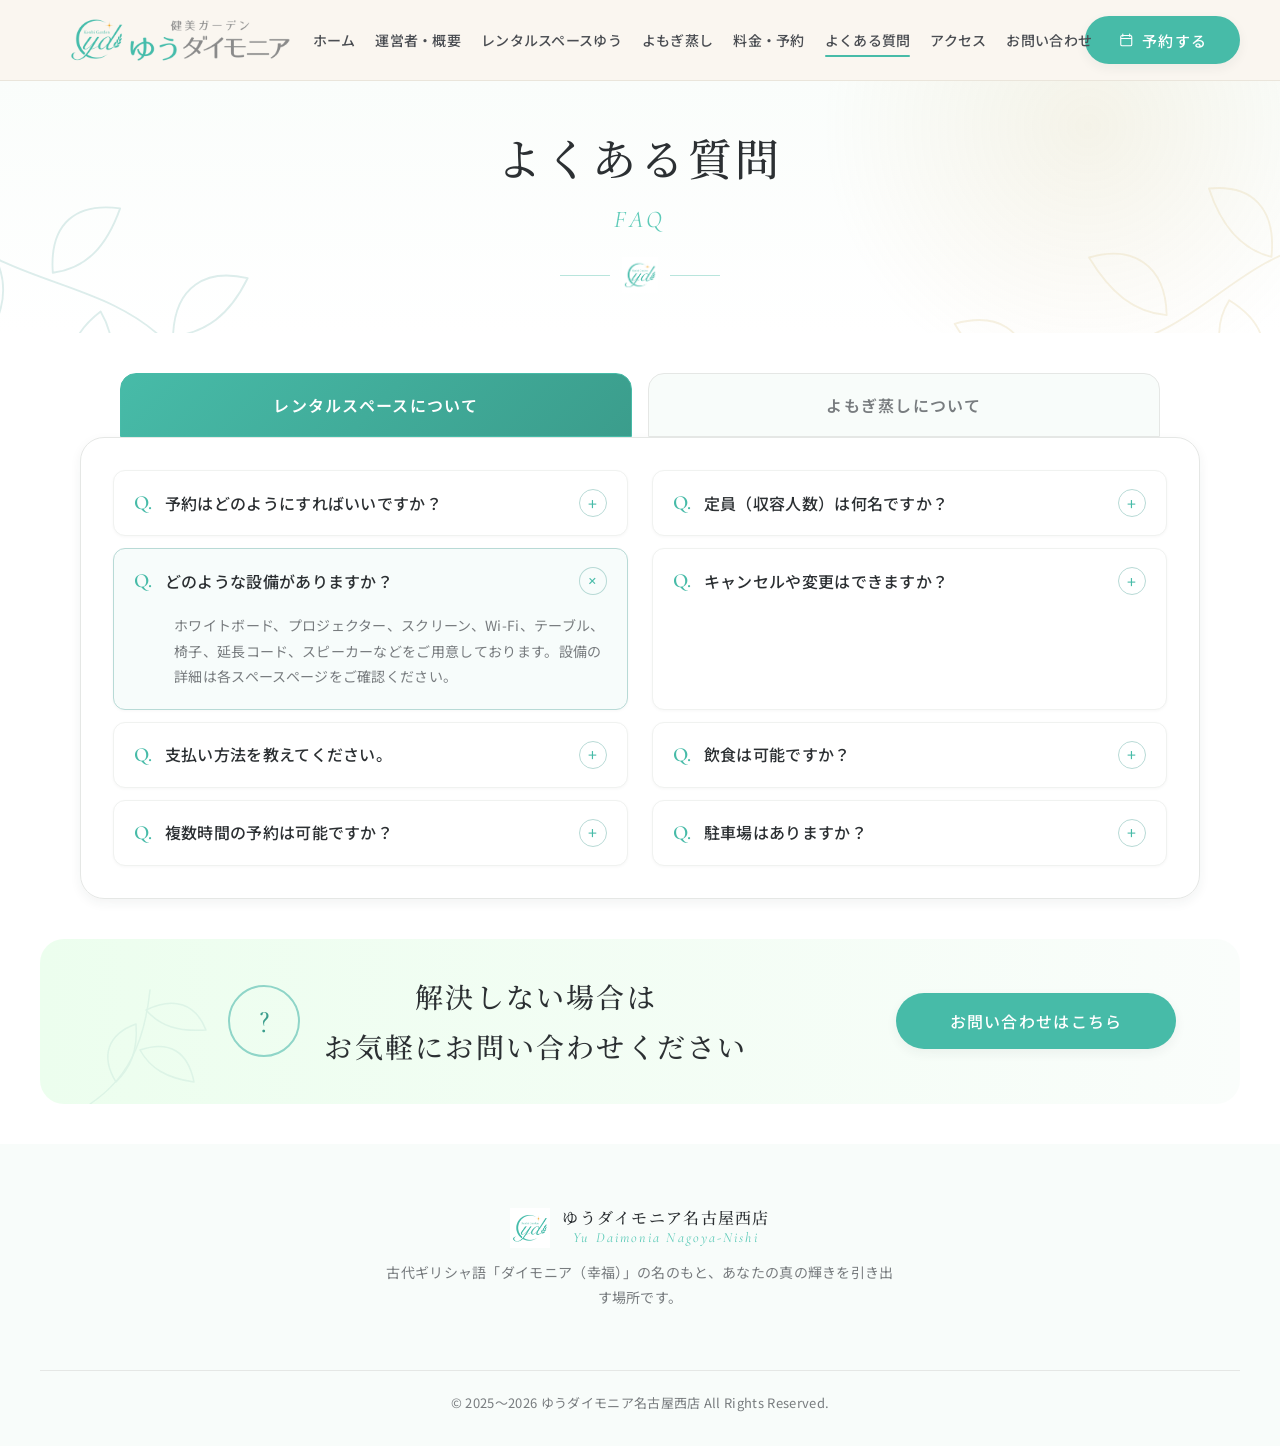
<file: faq.html>
﻿<!DOCTYPE html>
<html lang="ja">
<head>
  <meta charset="UTF-8">
  <meta name="viewport" content="width=device-width, initial-scale=1.0">
  <meta http-equiv="X-UA-Compatible" content="IE=edge">
  <!-- TODO: 本番ドメイン確定後に example.com を差し替え -->
  <title>よくある質問｜ゆうダイモニア名古屋西店</title>
  <meta name="description" content="レンタルスペースとよもぎ蒸しに関するよくあるご質問。予約方法、設備、キャンセルポリシー、生理中の利用可否などにお答えします。">
  <link rel="canonical" href="https://example.com/faq.html">
  <meta name="robots" content="index,follow,max-image-preview:large">
  <meta name="format-detection" content="telephone=no">
  <meta property="og:type" content="website">
  <meta property="og:site_name" content="ゆうダイモニア名古屋西店">
  <meta property="og:locale" content="ja_JP">
  <meta property="og:title" content="よくある質問｜ゆうダイモニア名古屋西店">
  <meta property="og:description" content="レンタルスペースとよもぎ蒸しに関するよくあるご質問。予約方法、設備、キャンセルポリシー、生理中の利用可否などにお答えします。">
  <meta property="og:url" content="https://example.com/faq.html">
  <meta property="og:image" content="https://example.com/assets/images/ogp.jpg">
  <meta property="og:image:width" content="1200">
  <meta property="og:image:height" content="630">
  <meta name="twitter:card" content="summary_large_image">
  <meta name="twitter:title" content="よくある質問｜ゆうダイモニア名古屋西店">
  <meta name="twitter:description" content="レンタルスペースとよもぎ蒸しに関するよくあるご質問。予約方法、設備、キャンセルポリシー、生理中の利用可否などにお答えします。">
  <meta name="twitter:image" content="https://example.com/assets/images/ogp.jpg">
  <link rel="icon" href="favicon.ico?v=2" sizes="any">
  <link rel="icon" href="apple-touch-icon.png?v=2" type="image/png" sizes="300x300">
  <link rel="apple-touch-icon" href="apple-touch-icon.png">
  <link rel="preconnect" href="https://fonts.googleapis.com">
  <link rel="preconnect" href="https://fonts.gstatic.com" crossorigin>
  <link rel="stylesheet" href="assets/css/style.css">
  <script type="application/ld+json">
{
    "@context":  "https://schema.org",
    "@type":  "Organization",
    "@id":  "https://example.com/#organization",
    "name":  "ゆうダイモニア名古屋西店",
    "alternateName":  "Yu Daimonia Nagoya-Nishi",
    "url":  "https://example.com/",
    "logo":  {
                 "@type":  "ImageObject",
                 "url":  "https://example.com/assets/images/logo.png",
                 "width":  600,
                 "height":  200
             },
    "description":  "ゆうダイモニア名古屋西店は、レンタルスペースゆう（セミナールーム）とよもぎ蒸しを提供する、健康と美しさの相乗効果を支えるサロンです。",
    "parentOrganization":  {
                               "@type":  "Organization",
                               "name":  "ゆうダイモニア",
                               "url":  "https://yu-daimonia.com/"
                           },
    "sameAs":  [
                   "https://yu-daimonia.com/"
               ]
}
  </script>
  <script type="application/ld+json">
{
    "@context":  "https://schema.org",
    "@type":  "BreadcrumbList",
    "itemListElement":  [
                            {
                                "@type":  "ListItem",
                                "position":  1,
                                "name":  "ホーム",
                                "item":  "https://example.com/"
                            },
                            {
                                "@type":  "ListItem",
                                "position":  2,
                                "name":  "よくある質問",
                                "item":  "https://example.com/faq.html"
                            }
                        ]
}
  </script>
  <script type="application/ld+json">
{
    "@context":  "https://schema.org",
    "@type":  "FAQPage",
    "@id":  "https://example.com/faq.html#faq",
    "mainEntity":  [
                       {
                           "@type":  "Question",
                           "name":  "予約はどのようにすればいいですか？",
                           "acceptedAnswer":  {
                                                  "@type":  "Answer",
                                                  "text":  "WEBまたはLINE、お電話よりご予約いただけます。"
                                              }
                       },
                       {
                           "@type":  "Question",
                           "name":  "定員（収容人数）は何名ですか？",
                           "acceptedAnswer":  {
                                                  "@type":  "Answer",
                                                  "text":  "レイアウトにより異なりますが、少人数から最大30名程度までご利用いただけます。"
                                              }
                       },
                       {
                           "@type":  "Question",
                           "name":  "どのような設備がありますか？",
                           "acceptedAnswer":  {
                                                  "@type":  "Answer",
                                                  "text":  "ホワイトボード、プロジェクター、スクリーン、Wi-Fi、テーブル、椅子、延長コード、スピーカーなどをご用意しております。設備の詳細は各スペースページをご確認ください。"
                                              }
                       },
                       {
                           "@type":  "Question",
                           "name":  "キャンセルや変更はできますか？",
                           "acceptedAnswer":  {
                                                  "@type":  "Answer",
                                                  "text":  "キャンセルや変更をご希望の場合は、できるだけ早めにご連絡ください。"
                                              }
                       },
                       {
                           "@type":  "Question",
                           "name":  "支払い方法を教えてください。",
                           "acceptedAnswer":  {
                                                  "@type":  "Answer",
                                                  "text":  "ご予約内容に応じて、事前にお支払い方法をご案内いたします。"
                                              }
                       },
                       {
                           "@type":  "Question",
                           "name":  "飲食は可能ですか？",
                           "acceptedAnswer":  {
                                                  "@type":  "Answer",
                                                  "text":  "内容によりご相談可能です。ゴミはお持ち帰りをお願いいたします。"
                                              }
                       },
                       {
                           "@type":  "Question",
                           "name":  "複数時間の予約は可能ですか？",
                           "acceptedAnswer":  {
                                                  "@type":  "Answer",
                                                  "text":  "可能です。ご利用は1時間からです。ご希望の時間をあらかじめご予約ください。当日の延長はできません。追加でご利用を希望される場合は、事前に別途ご予約ください。"
                                              }
                       },
                       {
                           "@type":  "Question",
                           "name":  "駐車場はありますか？",
                           "acceptedAnswer":  {
                                                  "@type":  "Answer",
                                                  "text":  "近隣にコインパーキングがあります。詳しくはアクセスページをご確認ください。"
                                              }
                       },
                       {
                           "@type":  "Question",
                           "name":  "予約はどのようにすればいいですか？",
                           "acceptedAnswer":  {
                                                  "@type":  "Answer",
                                                  "text":  "WEBまたはLINEからご予約ください。"
                                              }
                       },
                       {
                           "@type":  "Question",
                           "name":  "1回の所要時間はどのくらいですか？",
                           "acceptedAnswer":  {
                                                  "@type":  "Answer",
                                                  "text":  "よもぎ蒸しは1回40分です。お着替え等含めますと、60分が目安となります。"
                                              }
                       },
                       {
                           "@type":  "Question",
                           "name":  "ペア（2名）での予約は可能ですか？",
                           "acceptedAnswer":  {
                                                  "@type":  "Answer",
                                                  "text":  "可能です。ペアよもぎ蒸しメニューをご用意しています。"
                                              }
                       },
                       {
                           "@type":  "Question",
                           "name":  "持ち物は何が必要ですか？",
                           "acceptedAnswer":  {
                                                  "@type":  "Answer",
                                                  "text":  "水分補給用のお水をご用意しています。タオルやマント（店頭購入可）の持込で最大1500円OFFになります。"
                                              }
                       },
                       {
                           "@type":  "Question",
                           "name":  "よもぎ蒸しの効果はどのようなものですか？",
                           "acceptedAnswer":  {
                                                  "@type":  "Answer",
                                                  "text":  "よもぎ蒸しは粘膜を通して内臓を温めることができる韓国発祥の民間療法です。リラックス効果で自然免疫力もアップし、心地よく温まることで自律神経にもはたらきかけます。"
                                              }
                       },
                       {
                           "@type":  "Question",
                           "name":  "受けられない人はいますか？（禁忌事項）",
                           "acceptedAnswer":  {
                                                  "@type":  "Answer",
                                                  "text":  "体調に不安がある方、医師から入浴や温熱を控えるよう指示されている方は事前にご相談ください。"
                                              }
                       },
                       {
                           "@type":  "Question",
                           "name":  "生理中でも利用できますか？",
                           "acceptedAnswer":  {
                                                  "@type":  "Answer",
                                                  "text":  "はい。ご利用いただけます。生理中も足蒸しという方法で温まることが可能です。生理のトラブルがある方は定期的に温まることをおすすめします。"
                                              }
                       },
                       {
                           "@type":  "Question",
                           "name":  "お支払い方法を教えてください。",
                           "acceptedAnswer":  {
                                                  "@type":  "Answer",
                                                  "text":  "クレジットカード、交通系、QRコード決済が可能です。"
                                              }
                       }
                   ]
}
  </script>
</head>
<body>
  <a class="skip-link" href="#main-content">本文へスキップ</a>
  <header class="site-header">
    <div class="site-header__inner">
      <a href="index.html" class="site-logo site-logo--image" aria-label="ゆうダイモニア名古屋西店 ホーム">
        <img class="site-logo__image" src="assets/images/logo.png" alt="健美ガーデン ゆうダイモニア名古屋西店ロゴ">
      </a>
      <nav class="global-nav" aria-label="グローバルナビゲーション">
        <ul class="global-nav__list">
          <li><a href="index.html">ホーム</a></li>
          <li><a href="about.html">運営者・概要</a></li>
          <li><a href="space.html">レンタルスペースゆう</a></li>
          <li><a href="kanpou.html"><span class="phrase-keep">よもぎ蒸し</span></a></li>
          <li><a href="price.html">料金・予約</a></li>
          <li><a href="faq.html" aria-current="page">よくある質問</a></li>
          <li><a href="access.html">アクセス</a></li>
          <li><a href="contact.html">お問い合わせ</a></li>
        </ul>
      </nav>
      <a href="contact.html" class="btn btn--primary btn--pill site-header__cta">
        <svg class="btn__icon" viewBox="0 0 24 24" aria-hidden="true">
          <path d="M7 3v3M17 3v3M4.5 9.5h15M6 5h12a2 2 0 0 1 2 2v11a2 2 0 0 1-2 2H6a2 2 0 0 1-2-2V7a2 2 0 0 1 2-2Z" fill="none" stroke="currentColor" stroke-width="1.6" stroke-linecap="round"/>
        </svg>
        <span>予約する</span>
      </a>
      <button class="hamburger" type="button" aria-label="メニューを開く" aria-expanded="false" aria-controls="mobile-nav">
        <span></span><span></span><span></span>
      </button>
    </div>
  </header>

  <div class="mobile-nav-backdrop" aria-hidden="true"></div>
  <nav class="mobile-nav" id="mobile-nav" aria-label="モバイルナビゲーション">
    <ul class="mobile-nav__list">
      <li><a href="index.html">ホーム</a></li>
      <li><a href="about.html">運営者・概要</a></li>
      <li><a href="space.html">レンタルスペースゆう</a></li>
      <li><a href="kanpou.html"><span class="phrase-keep">よもぎ蒸し</span></a></li>
      <li><a href="price.html">料金・予約</a></li>
      <li><a href="faq.html" aria-current="page">よくある質問</a></li>
      <li><a href="access.html">アクセス</a></li>
      <li><a href="contact.html">お問い合わせ</a></li>
    </ul>
    <a href="contact.html" class="btn btn--primary mobile-nav__cta">予約する</a>
  </nav>

  <main id="main-content">
    <section class="faq-hero">
      <img class="decoration-leaf faq-hero__leaf faq-hero__leaf--left" src="assets/svg/leaf-deco-01.svg" alt="" aria-hidden="true">
      <img class="decoration-leaf faq-hero__leaf faq-hero__leaf--right" src="assets/svg/leaf-deco-02.svg" alt="" aria-hidden="true">
      <div class="container">
        <div class="section-heading">
          <h1 class="section-heading__jp">よくある質問</h1>
          <p class="section-heading__en">FAQ</p>
          <div class="section-heading__divider" aria-hidden="true">
            <span class="divider-line"></span>
            <img class="divider-brand-mark" src="assets/images/kenbi-garden-mark.png" alt="健美ガーデン">
            <span class="divider-line"></span>
          </div>
        </div>
      </div>
    </section>

    <section class="faq-main">
      <div class="container">
        <div class="faq-tabs" role="tablist" aria-label="質問カテゴリ">
          <button class="faq-tab is-active" type="button" role="tab" aria-selected="true" aria-controls="faq-panel-space" id="faq-tab-space" data-faq-tab="space">レンタルスペースについて</button>
          <button class="faq-tab" type="button" role="tab" aria-selected="false" aria-controls="faq-panel-yomogi" id="faq-tab-yomogi" data-faq-tab="yomogi"><span class="phrase-keep">よもぎ蒸し</span>について</button>
        </div>

        <div class="faq-panel-wrap">
          <div class="faq-panel is-active" id="faq-panel-space" role="tabpanel" aria-labelledby="faq-tab-space" data-faq-panel="space">
            <details class="faq-item">
              <summary class="faq-item__question">
                <span class="faq-item__q-mark">Q.</span>
                <span class="faq-item__q-text">予約はどのようにすればいいですか？</span>
                <span class="faq-item__icon" aria-hidden="true">+</span>
              </summary>
              <div class="faq-item__answer">
                <p>WEBまたはLINE、お電話よりご予約いただけます。</p>
              </div>
            </details>
            <details class="faq-item">
              <summary class="faq-item__question">
                <span class="faq-item__q-mark">Q.</span>
                <span class="faq-item__q-text">定員（収容人数）は何名ですか？</span>
                <span class="faq-item__icon" aria-hidden="true">+</span>
              </summary>
              <div class="faq-item__answer">
                <p>レイアウトにより異なりますが、少人数から最大30名程度までご利用いただけます。</p>
              </div>
            </details>
            <details class="faq-item" open>
              <summary class="faq-item__question">
                <span class="faq-item__q-mark">Q.</span>
                <span class="faq-item__q-text">どのような設備がありますか？</span>
                <span class="faq-item__icon" aria-hidden="true">+</span>
              </summary>
              <div class="faq-item__answer">
                <p>ホワイトボード、プロジェクター、スクリーン、Wi-Fi、テーブル、椅子、延長コード、スピーカーなどをご用意しております。設備の詳細は各スペースページをご確認ください。</p>
              </div>
            </details>
            <details class="faq-item">
              <summary class="faq-item__question">
                <span class="faq-item__q-mark">Q.</span>
                <span class="faq-item__q-text">キャンセルや変更はできますか？</span>
                <span class="faq-item__icon" aria-hidden="true">+</span>
              </summary>
              <div class="faq-item__answer">
                <p>キャンセルや変更をご希望の場合は、できるだけ早めにご連絡ください。</p>
              </div>
            </details>
            <details class="faq-item">
              <summary class="faq-item__question">
                <span class="faq-item__q-mark">Q.</span>
                <span class="faq-item__q-text">支払い方法を教えてください。</span>
                <span class="faq-item__icon" aria-hidden="true">+</span>
              </summary>
              <div class="faq-item__answer">
                <p>ご予約内容に応じて、事前にお支払い方法をご案内いたします。</p>
              </div>
            </details>
            <details class="faq-item">
              <summary class="faq-item__question">
                <span class="faq-item__q-mark">Q.</span>
                <span class="faq-item__q-text">飲食は可能ですか？</span>
                <span class="faq-item__icon" aria-hidden="true">+</span>
              </summary>
              <div class="faq-item__answer">
                <p>内容によりご相談可能です。ゴミはお持ち帰りをお願いいたします。</p>
              </div>
            </details>
            <details class="faq-item">
              <summary class="faq-item__question">
                <span class="faq-item__q-mark">Q.</span>
                <span class="faq-item__q-text">複数時間の予約は可能ですか？</span>
                <span class="faq-item__icon" aria-hidden="true">+</span>
              </summary>
              <div class="faq-item__answer">
                <p>可能です。ご利用は1時間からです。ご希望の時間をあらかじめご予約ください。当日の延長はできません。追加でご利用を希望される場合は、事前に別途ご予約ください。</p>
              </div>
            </details>
            <details class="faq-item">
              <summary class="faq-item__question">
                <span class="faq-item__q-mark">Q.</span>
                <span class="faq-item__q-text">駐車場はありますか？</span>
                <span class="faq-item__icon" aria-hidden="true">+</span>
              </summary>
              <div class="faq-item__answer">
                <p>近隣にコインパーキングがあります。詳しくはアクセスページをご確認ください。</p>
              </div>
            </details>
          </div>

          <div class="faq-panel" id="faq-panel-yomogi" role="tabpanel" aria-labelledby="faq-tab-yomogi" data-faq-panel="yomogi" hidden>
            <details class="faq-item">
              <summary class="faq-item__question">
                <span class="faq-item__q-mark">Q.</span>
                <span class="faq-item__q-text">予約はどのようにすればいいですか？</span>
                <span class="faq-item__icon" aria-hidden="true">+</span>
              </summary>
              <div class="faq-item__answer">
                <p>WEBまたはLINEからご予約ください。</p>
              </div>
            </details>
            <details class="faq-item">
              <summary class="faq-item__question">
                <span class="faq-item__q-mark">Q.</span>
                <span class="faq-item__q-text">1回の所要時間はどのくらいですか？</span>
                <span class="faq-item__icon" aria-hidden="true">+</span>
              </summary>
              <div class="faq-item__answer">
                <p>よもぎ蒸しは1回40分です。お着替え等含めますと、60分が目安となります。</p>
              </div>
            </details>
            <details class="faq-item">
              <summary class="faq-item__question">
                <span class="faq-item__q-mark">Q.</span>
                <span class="faq-item__q-text">ペア（2名）での予約は可能ですか？</span>
                <span class="faq-item__icon" aria-hidden="true">+</span>
              </summary>
              <div class="faq-item__answer">
                <p>可能です。ペアよもぎ蒸しメニューをご用意しています。</p>
              </div>
            </details>
            <details class="faq-item">
              <summary class="faq-item__question">
                <span class="faq-item__q-mark">Q.</span>
                <span class="faq-item__q-text">持ち物は何が必要ですか？</span>
                <span class="faq-item__icon" aria-hidden="true">+</span>
              </summary>
              <div class="faq-item__answer">
                <p>水分補給用のお水をご用意しています。タオルやマント（店頭購入可）の持込で最大1500円OFFになります。</p>
              </div>
            </details>
            <details class="faq-item">
              <summary class="faq-item__question">
                <span class="faq-item__q-mark">Q.</span>
                <span class="faq-item__q-text">よもぎ蒸しの効果はどのようなものですか？</span>
                <span class="faq-item__icon" aria-hidden="true">+</span>
              </summary>
              <div class="faq-item__answer">
                <p>よもぎ蒸しは粘膜を通して内臓を温めることができる韓国発祥の民間療法です。リラックス効果で自然免疫力もアップし、心地よく温まることで自律神経にもはたらきかけます。</p>
              </div>
            </details>
            <details class="faq-item">
              <summary class="faq-item__question">
                <span class="faq-item__q-mark">Q.</span>
                <span class="faq-item__q-text">受けられない人はいますか？（禁忌事項）</span>
                <span class="faq-item__icon" aria-hidden="true">+</span>
              </summary>
              <div class="faq-item__answer">
                <p>体調に不安がある方、医師から入浴や温熱を控えるよう指示されている方は事前にご相談ください。</p>
              </div>
            </details>
            <details class="faq-item">
              <summary class="faq-item__question">
                <span class="faq-item__q-mark">Q.</span>
                <span class="faq-item__q-text">生理中でも利用できますか？</span>
                <span class="faq-item__icon" aria-hidden="true">+</span>
              </summary>
              <div class="faq-item__answer">
                <p>はい。ご利用いただけます。生理中も足蒸しという方法で温まることが可能です。生理のトラブルがある方は定期的に温まることをおすすめします。</p>
              </div>
            </details>
            <details class="faq-item">
              <summary class="faq-item__question">
                <span class="faq-item__q-mark">Q.</span>
                <span class="faq-item__q-text">お支払い方法を教えてください。</span>
                <span class="faq-item__icon" aria-hidden="true">+</span>
              </summary>
              <div class="faq-item__answer">
                <p>クレジットカード、交通系、QRコード決済が可能です。</p>
              </div>
            </details>
          </div>
        </div>
      </div>
    </section>

    <section class="faq-contact-cta">
      <div class="container faq-contact-cta__inner">
        <img src="assets/svg/leaf-deco-corner-01.svg" alt="" aria-hidden="true">
        <div class="faq-contact-cta__text">
          <span aria-hidden="true">?</span>
          <h2>解決しない場合は<br>お気軽にお問い合わせください</h2>
        </div>
        <a href="contact.html" class="btn btn--primary btn--lg">お問い合わせはこちら</a>
      </div>
    </section>
  </main>

  <footer class="site-footer site-footer--compact">
    <div class="site-footer__inner">
      <div class="site-footer__brand">
        <a href="index.html" class="site-logo" aria-label="ゆうダイモニア名古屋西店 ホーム">
          <img class="site-logo__mark site-logo__mark--image" src="assets/images/kenbi-garden-mark.png" alt="健美ガーデン" width="40" height="40">
          <span class="site-logo__name-jp">ゆうダイモニア名古屋西店</span>
          <span class="site-logo__name-en">Yu Daimonia Nagoya-Nishi</span>
        </a>
        <p class="site-footer__tagline">古代ギリシャ語「ダイモニア（幸福）」の名のもと、あなたの真の輝きを引き出す場所です。</p>
      </div>
      <div class="site-footer__bottom">
        <p>© <span data-copyright-range data-copyright-start="2025">2025</span> ゆうダイモニア名古屋西店 All Rights Reserved.</p>
      </div>
    </div>
  </footer>

  <script src="assets/js/main.js" defer></script>
</body>
</html>
</file>
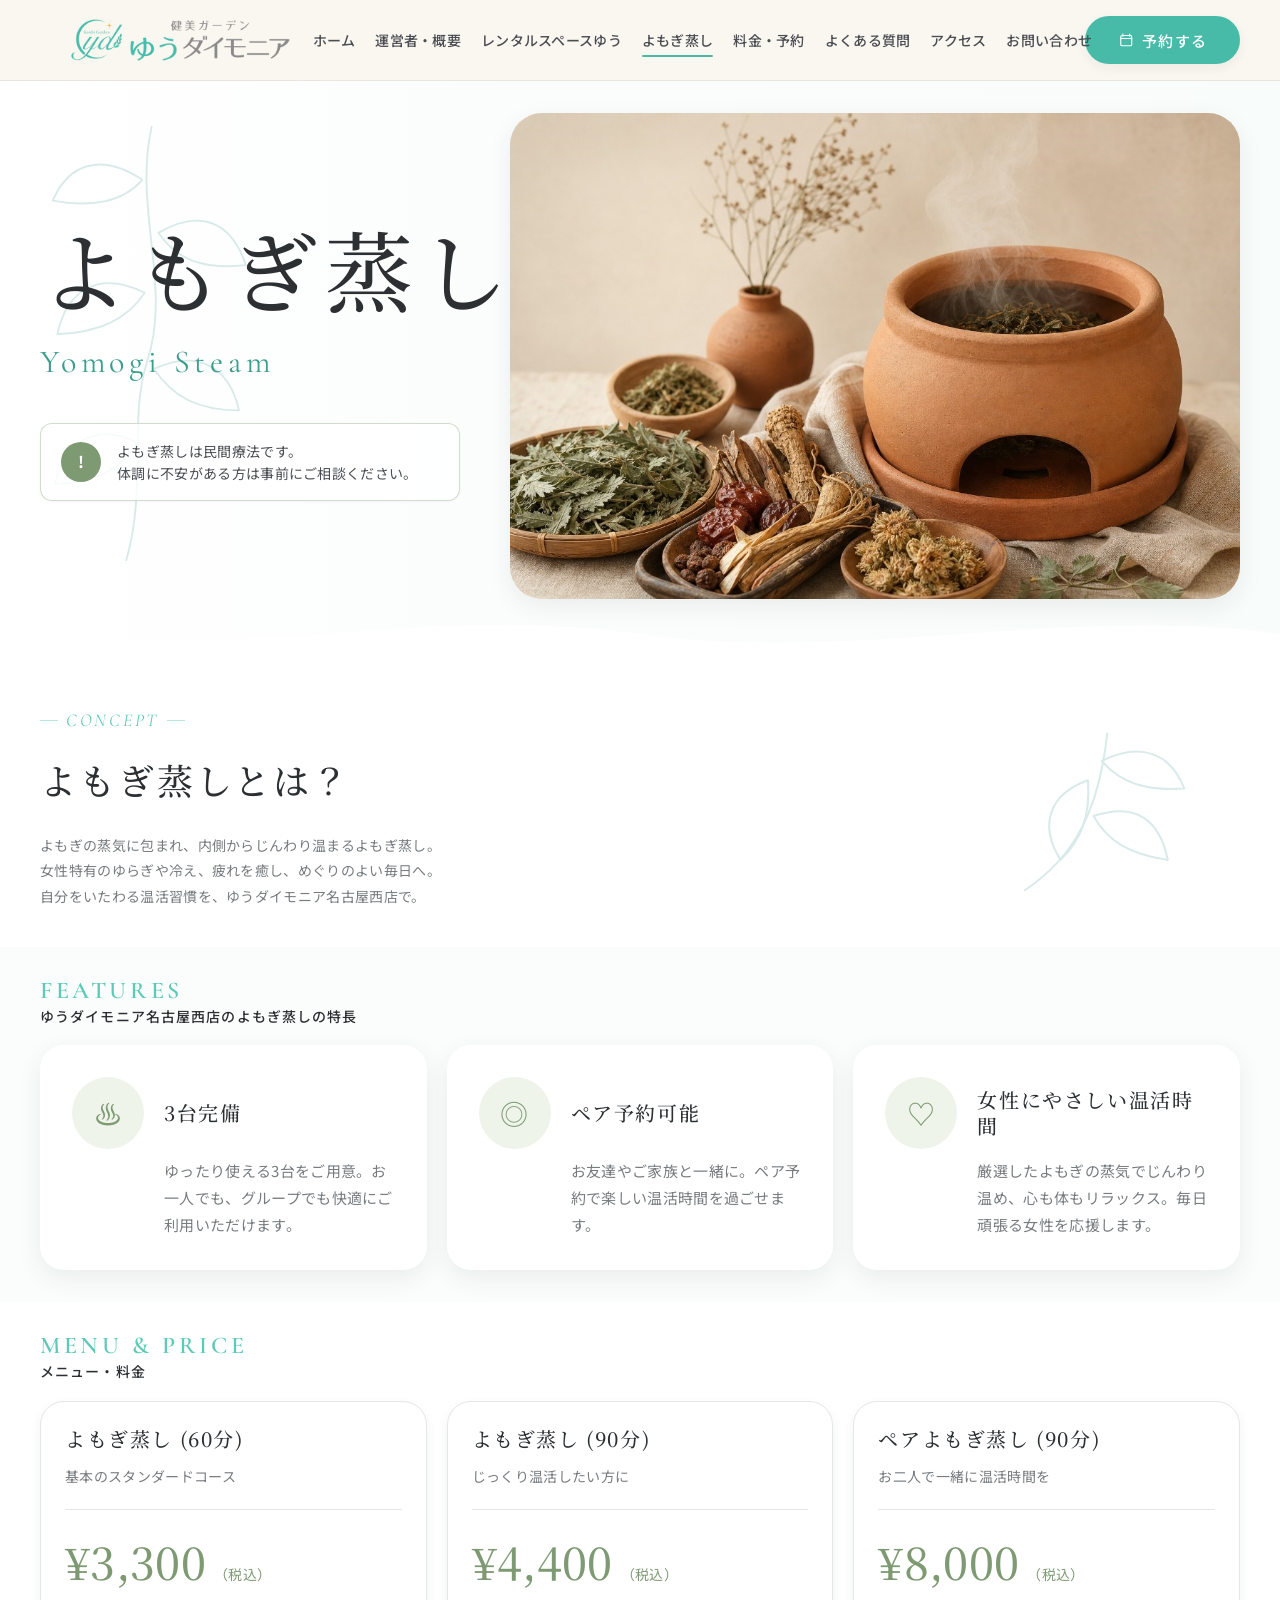
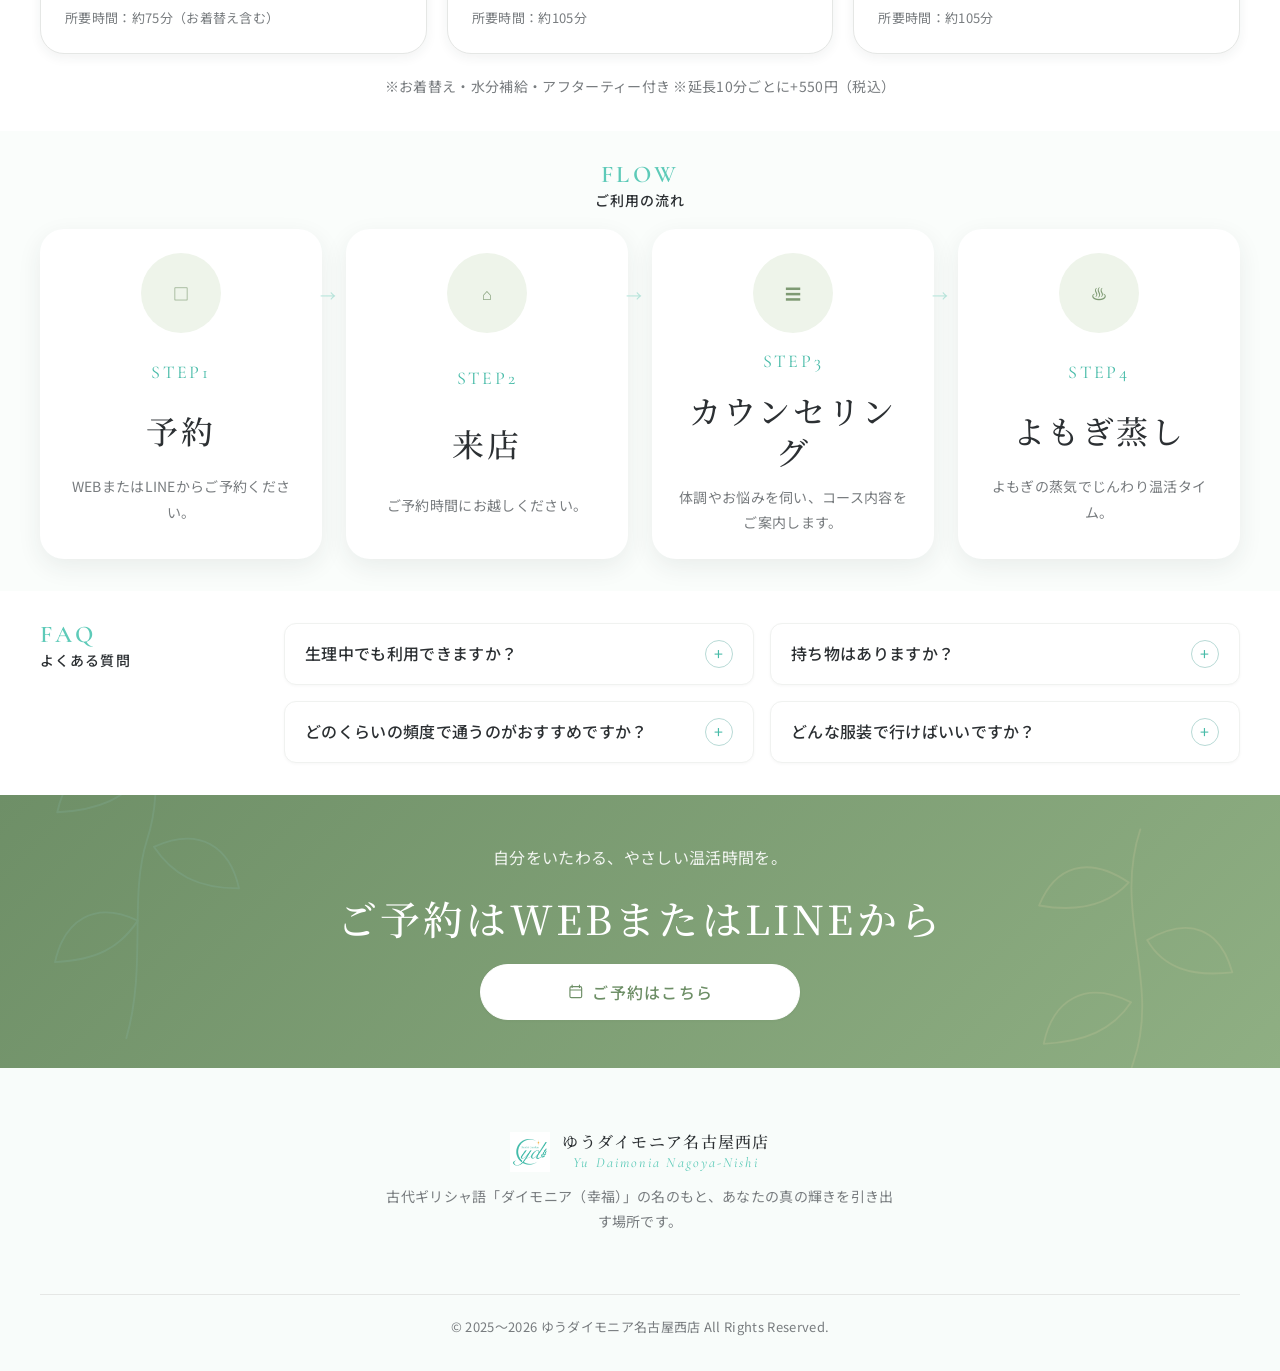
<file: kanpou.html>
﻿<!DOCTYPE html>
<html lang="ja">
<head>
  <meta charset="UTF-8">
  <meta name="viewport" content="width=device-width, initial-scale=1.0">
  <meta http-equiv="X-UA-Compatible" content="IE=edge">
  <!-- TODO: 本番ドメイン確定後に example.com を差し替え -->
  <title>よもぎ蒸し｜ゆうダイモニア名古屋西店の温活サービス</title>
  <meta name="description" content="よもぎの蒸気で内側からじんわり温めるよもぎ蒸し。名古屋市西区のゆうダイモニアで体験できる、女性のための温活時間。60分3,300円～、ペア予約も可能です。">
  <link rel="canonical" href="https://example.com/kanpou.html">
  <meta name="robots" content="index,follow,max-image-preview:large">
  <meta name="format-detection" content="telephone=no">
  <meta property="og:type" content="website">
  <meta property="og:site_name" content="ゆうダイモニア名古屋西店">
  <meta property="og:locale" content="ja_JP">
  <meta property="og:title" content="よもぎ蒸し｜ゆうダイモニア名古屋西店の温活サービス">
  <meta property="og:description" content="よもぎの蒸気で内側からじんわり温めるよもぎ蒸し。名古屋市西区のゆうダイモニアで体験できる、女性のための温活時間。60分3,300円～、ペア予約も可能です。">
  <meta property="og:url" content="https://example.com/kanpou.html">
  <meta property="og:image" content="https://example.com/assets/images/ogp.jpg">
  <meta property="og:image:width" content="1200">
  <meta property="og:image:height" content="630">
  <meta name="twitter:card" content="summary_large_image">
  <meta name="twitter:title" content="よもぎ蒸し｜ゆうダイモニア名古屋西店の温活サービス">
  <meta name="twitter:description" content="よもぎの蒸気で内側からじんわり温めるよもぎ蒸し。名古屋市西区のゆうダイモニアで体験できる、女性のための温活時間。60分3,300円～、ペア予約も可能です。">
  <meta name="twitter:image" content="https://example.com/assets/images/ogp.jpg">
  <link rel="icon" href="favicon.ico?v=2" sizes="any">
  <link rel="icon" href="apple-touch-icon.png?v=2" type="image/png" sizes="300x300">
  <link rel="apple-touch-icon" href="apple-touch-icon.png">
  <link rel="preconnect" href="https://fonts.googleapis.com">
  <link rel="preconnect" href="https://fonts.gstatic.com" crossorigin>
  <link rel="stylesheet" href="assets/css/style.css">
  <script type="application/ld+json">
{
    "@context":  "https://schema.org",
    "@type":  "Organization",
    "@id":  "https://example.com/#organization",
    "name":  "ゆうダイモニア名古屋西店",
    "alternateName":  "Yu Daimonia Nagoya-Nishi",
    "url":  "https://example.com/",
    "logo":  {
                 "@type":  "ImageObject",
                 "url":  "https://example.com/assets/images/logo.png",
                 "width":  600,
                 "height":  200
             },
    "description":  "ゆうダイモニア名古屋西店は、レンタルスペースゆう（セミナールーム）とよもぎ蒸しを提供する、健康と美しさの相乗効果を支えるサロンです。",
    "parentOrganization":  {
                               "@type":  "Organization",
                               "name":  "ゆうダイモニア",
                               "url":  "https://yu-daimonia.com/"
                           },
    "sameAs":  [
                   "https://yu-daimonia.com/"
               ]
}
  </script>
  <script type="application/ld+json">
{
    "@context":  "https://schema.org",
    "@type":  "BreadcrumbList",
    "itemListElement":  [
                            {
                                "@type":  "ListItem",
                                "position":  1,
                                "name":  "ホーム",
                                "item":  "https://example.com/"
                            },
                            {
                                "@type":  "ListItem",
                                "position":  2,
                                "name":  "よもぎ蒸し",
                                "item":  "https://example.com/kanpou.html"
                            }
                        ]
}
  </script>
  <script type="application/ld+json">
{
    "@context":  "https://schema.org",
    "@type":  "Service",
    "@id":  "https://example.com/kanpou.html#service",
    "name":  "よもぎ蒸し",
    "serviceType":  "温活・蒸し療法",
    "provider":  {
                     "@id":  "https://example.com/#localbusiness"
                 },
    "description":  "よもぎの蒸気で内側からじんわり温まる温活サービス。女性のゆらぎや冷え、疲れを癒します。",
    "offers":  {
                   "@type":  "AggregateOffer",
                   "priceCurrency":  "JPY",
                   "lowPrice":  "3300",
                   "highPrice":  "8000",
                   "offerCount":  3
               },
    "areaServed":  "名古屋市"
}
  </script>
</head>
<body>
  <a class="skip-link" href="#main-content">本文へスキップ</a>
  <header class="site-header">
    <div class="site-header__inner">
      <a href="index.html" class="site-logo site-logo--image" aria-label="ゆうダイモニア名古屋西店 ホーム">
        <img class="site-logo__image" src="assets/images/logo.png" alt="健美ガーデン ゆうダイモニア名古屋西店ロゴ">
      </a>

      <nav class="global-nav" aria-label="グローバルナビゲーション">
        <ul class="global-nav__list">
          <li><a href="index.html">ホーム</a></li>
          <li><a href="about.html">運営者・概要</a></li>
          <li><a href="space.html">レンタルスペースゆう</a></li>
          <li><a href="kanpou.html" aria-current="page"><span class="phrase-keep">よもぎ蒸し</span></a></li>
          <li><a href="price.html">料金・予約</a></li>
          <li><a href="faq.html">よくある質問</a></li>
          <li><a href="access.html">アクセス</a></li>
          <li><a href="contact.html">お問い合わせ</a></li>
        </ul>
      </nav>

      <a href="contact.html" class="btn btn--primary btn--pill site-header__cta">
        <svg class="btn__icon" viewBox="0 0 24 24" aria-hidden="true">
          <path d="M7 3v3M17 3v3M4.5 9.5h15M6 5h12a2 2 0 0 1 2 2v11a2 2 0 0 1-2 2H6a2 2 0 0 1-2-2V7a2 2 0 0 1 2-2Z" fill="none" stroke="currentColor" stroke-width="1.6" stroke-linecap="round"/>
        </svg>
        <span>予約する</span>
      </a>

      <button class="hamburger" type="button" aria-label="メニューを開く" aria-expanded="false" aria-controls="mobile-nav">
        <span></span><span></span><span></span>
      </button>
    </div>
  </header>

  <div class="mobile-nav-backdrop" aria-hidden="true"></div>
  <nav class="mobile-nav" id="mobile-nav" aria-label="モバイルナビゲーション">
    <ul class="mobile-nav__list">
      <li><a href="index.html">ホーム</a></li>
      <li><a href="about.html">運営者・概要</a></li>
      <li><a href="space.html">レンタルスペースゆう</a></li>
      <li><a href="kanpou.html" aria-current="page"><span class="phrase-keep">よもぎ蒸し</span></a></li>
      <li><a href="price.html">料金・予約</a></li>
      <li><a href="faq.html">よくある質問</a></li>
      <li><a href="access.html">アクセス</a></li>
      <li><a href="contact.html">お問い合わせ</a></li>
    </ul>
    <a href="contact.html" class="btn btn--primary mobile-nav__cta">予約する</a>
  </nav>

  <main id="main-content">
    <section class="yomogi-hero">
      <img class="decoration-leaf yomogi-hero__leaf" src="assets/svg/leaf-deco-01.svg" alt="" aria-hidden="true">
      <div class="container yomogi-hero__inner">
        <div class="yomogi-hero__content">
          <h1><span class="phrase-keep">よもぎ蒸し</span></h1>
          <p class="yomogi-hero__en">Yomogi Steam</p>
          <div class="yomogi-notice">
            <span aria-hidden="true">!</span>
            <p>よもぎ蒸しは民間療法です。<br>体調に不安がある方は事前にご相談ください。</p>
          </div>
        </div>
        <img class="yomogi-hero__image" src="assets/images/kanpou-steam-main.jpg" alt="よもぎ蒸しの蒸気が立ちのぼる写真">
      </div>
      <div class="wave-divider" aria-hidden="true">
        <svg viewBox="0 0 1440 80" preserveAspectRatio="none">
          <path d="M0,40 C240,80 480,0 720,40 C960,80 1200,0 1440,40 L1440,80 L0,80 Z" fill="var(--color-bg-base)"/>
        </svg>
      </div>
    </section>

    <section class="yomogi-concept">
      <div class="container yomogi-concept__grid">
        <div class="yomogi-concept__text">
          <p class="home-eyebrow">CONCEPT</p>
          <h2><span class="phrase-keep">よもぎ蒸し</span>とは？</h2>
          <p>よもぎの蒸気に包まれ、内側からじんわり温まるよもぎ蒸し。<br>女性特有のゆらぎや冷え、疲れを癒し、めぐりのよい毎日へ。<br>自分をいたわる温活習慣を、ゆうダイモニア名古屋西店で。</p>
        </div>
        <img class="yomogi-concept__leaf" src="assets/svg/leaf-deco-corner-01.svg" alt="" aria-hidden="true">
      </div>
    </section>

    <section class="yomogi-features">
      <div class="container">
        <div class="home-section-label">
          <p>FEATURES</p>
          <h2>ゆうダイモニア名古屋西店の<span class="phrase-keep">よもぎ蒸し</span>の特長</h2>
        </div>
        <div class="yomogi-feature-grid">
          <article class="feature-card yomogi-feature-card">
            <div class="feature-card__icon" aria-hidden="true">♨</div>
            <h3 class="feature-card__title">3台完備</h3>
            <p class="feature-card__text">ゆったり使える3台をご用意。お一人でも、グループでも快適にご利用いただけます。</p>
          </article>
          <article class="feature-card yomogi-feature-card">
            <div class="feature-card__icon" aria-hidden="true">◎</div>
            <h3 class="feature-card__title">ペア予約可能</h3>
            <p class="feature-card__text">お友達やご家族と一緒に。ペア予約で楽しい温活時間を過ごせます。</p>
          </article>
          <article class="feature-card yomogi-feature-card">
            <div class="feature-card__icon" aria-hidden="true">♡</div>
            <h3 class="feature-card__title">女性にやさしい温活時間</h3>
            <p class="feature-card__text">厳選したよもぎの蒸気でじんわり温め、心も体もリラックス。毎日頑張る女性を応援します。</p>
          </article>
        </div>
      </div>
    </section>

    <section class="yomogi-menu">
      <div class="container">
        <div class="home-section-label">
          <p>MENU & PRICE</p>
          <h2>メニュー・料金</h2>
        </div>
        <div class="yomogi-menu-grid">
          <article class="yomogi-price-card">
            <h3><span class="phrase-keep">よもぎ蒸し</span> (60分)</h3>
            <p>基本のスタンダードコース</p>
            <strong>¥3,300<span>（税込）</span></strong>
            <small>所要時間：約75分（お着替え含む）</small>
          </article>
          <article class="yomogi-price-card">
            <h3><span class="phrase-keep">よもぎ蒸し</span> (90分)</h3>
            <p>じっくり温活したい方に</p>
            <strong>¥4,400<span>（税込）</span></strong>
            <small>所要時間：約105分</small>
          </article>
          <article class="yomogi-price-card">
            <h3>ペア<span class="phrase-keep">よもぎ蒸し</span> (90分)</h3>
            <p>お二人で一緒に温活時間を</p>
            <strong>¥8,000<span>（税込）</span></strong>
            <small>所要時間：約105分</small>
          </article>
        </div>
        <p class="yomogi-menu__note">※お着替え・水分補給・アフターティー付き ※延長10分ごとに+550円（税込）</p>
      </div>
    </section>

    <section class="yomogi-flow">
      <div class="container">
        <div class="home-section-label space-section-label">
          <p>FLOW</p>
          <h2>ご利用の流れ</h2>
        </div>
        <ol class="step-list">
          <li class="step-item card">
            <div class="step-item__icon" aria-hidden="true">□</div>
            <p class="step-item__number">STEP1</p>
            <h3 class="step-item__title">予約</h3>
            <p class="step-item__text">WEBまたはLINEからご予約ください。</p>
          </li>
          <li class="step-item card">
            <div class="step-item__icon" aria-hidden="true">⌂</div>
            <p class="step-item__number">STEP2</p>
            <h3 class="step-item__title">来店</h3>
            <p class="step-item__text">ご予約時間にお越しください。</p>
          </li>
          <li class="step-item card">
            <div class="step-item__icon" aria-hidden="true">☰</div>
            <p class="step-item__number">STEP3</p>
            <h3 class="step-item__title">カウンセリング</h3>
            <p class="step-item__text">体調やお悩みを伺い、コース内容をご案内します。</p>
          </li>
          <li class="step-item card">
            <div class="step-item__icon" aria-hidden="true">♨</div>
            <p class="step-item__number">STEP4</p>
            <h3 class="step-item__title"><span class="phrase-keep">よもぎ蒸し</span></h3>
            <p class="step-item__text">よもぎの蒸気でじんわり温活タイム。</p>
          </li>
        </ol>
      </div>
    </section>

    <section class="yomogi-faq">
      <div class="container yomogi-faq__grid">
        <div class="home-section-label">
          <p>FAQ</p>
          <h2>よくある質問</h2>
        </div>
        <div class="yomogi-faq__items">
          <details class="faq-item">
            <summary class="faq-item__question">
              <span class="faq-item__q-text">生理中でも利用できますか？</span>
              <span class="faq-item__icon" aria-hidden="true">+</span>
            </summary>
            <div class="faq-item__answer">
              <p>体調に不安がある場合は、事前にご相談ください。</p>
            </div>
          </details>
          <details class="faq-item">
            <summary class="faq-item__question">
              <span class="faq-item__q-text">持ち物はありますか？</span>
              <span class="faq-item__icon" aria-hidden="true">+</span>
            </summary>
            <div class="faq-item__answer">
              <p>お着替え・水分補給・アフターティー付きです。</p>
            </div>
          </details>
          <details class="faq-item">
            <summary class="faq-item__question">
              <span class="faq-item__q-text">どのくらいの頻度で通うのがおすすめですか？</span>
              <span class="faq-item__icon" aria-hidden="true">+</span>
            </summary>
            <div class="faq-item__answer">
              <p>体調や目的に合わせて無理のない頻度でご利用ください。</p>
            </div>
          </details>
          <details class="faq-item">
            <summary class="faq-item__question">
              <span class="faq-item__q-text">どんな服装で行けばいいですか？</span>
              <span class="faq-item__icon" aria-hidden="true">+</span>
            </summary>
            <div class="faq-item__answer">
              <p>リラックスできる服装でお越しください。</p>
            </div>
          </details>
        </div>
      </div>
    </section>

    <section class="yomogi-final-cta">
      <img class="decoration-leaf yomogi-final-cta__leaf yomogi-final-cta__leaf--left" src="assets/svg/leaf-deco-01.svg" alt="" aria-hidden="true">
      <img class="decoration-leaf yomogi-final-cta__leaf yomogi-final-cta__leaf--right" src="assets/svg/leaf-deco-02.svg" alt="" aria-hidden="true">
      <div class="container yomogi-final-cta__inner">
        <p>自分をいたわる、やさしい温活時間を。</p>
        <h2>ご予約はWEBまたはLINEから</h2>
        <a href="contact.html" class="btn btn--white btn--lg">
          <svg class="btn__icon" viewBox="0 0 24 24" aria-hidden="true">
            <path d="M7 3v3M17 3v3M4.5 9.5h15M6 5h12a2 2 0 0 1 2 2v11a2 2 0 0 1-2 2H6a2 2 0 0 1-2-2V7a2 2 0 0 1 2-2Z" fill="none" stroke="currentColor" stroke-width="1.6" stroke-linecap="round"/>
          </svg>
          <span>ご予約はこちら</span>
        </a>
      </div>
    </section>
  </main>

  <footer class="site-footer site-footer--compact">
    <div class="site-footer__inner">
      <div class="site-footer__brand">
        <a href="index.html" class="site-logo" aria-label="ゆうダイモニア名古屋西店 ホーム">
          <img class="site-logo__mark site-logo__mark--image" src="assets/images/kenbi-garden-mark.png" alt="健美ガーデン" width="40" height="40">
          <span class="site-logo__name-jp">ゆうダイモニア名古屋西店</span>
          <span class="site-logo__name-en">Yu Daimonia Nagoya-Nishi</span>
        </a>
        <p class="site-footer__tagline">古代ギリシャ語「ダイモニア（幸福）」の名のもと、あなたの真の輝きを引き出す場所です。</p>
      </div>
      <div class="site-footer__bottom">
        <p>© <span data-copyright-range data-copyright-start="2025">2025</span> ゆうダイモニア名古屋西店 All Rights Reserved.</p>
      </div>
    </div>
  </footer>

  <script src="assets/js/main.js" defer></script>
</body>
</html>
</file>
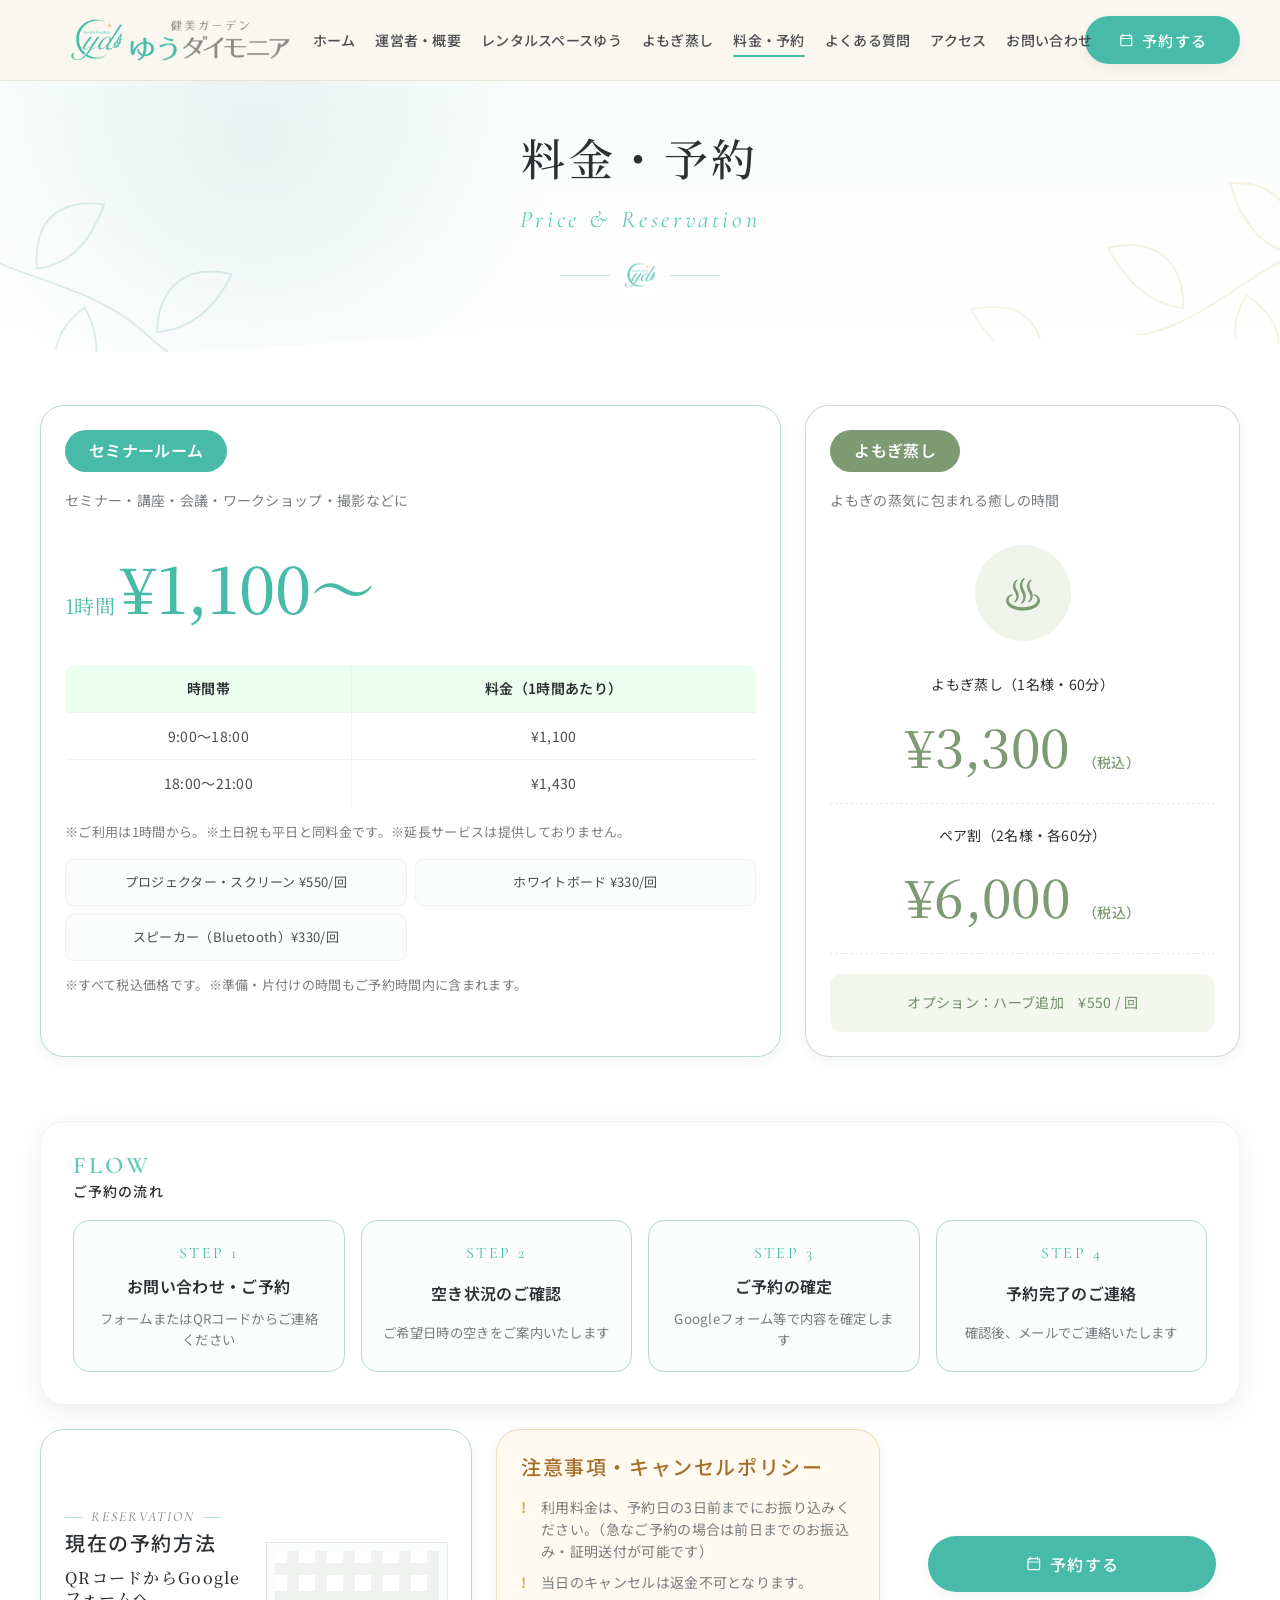
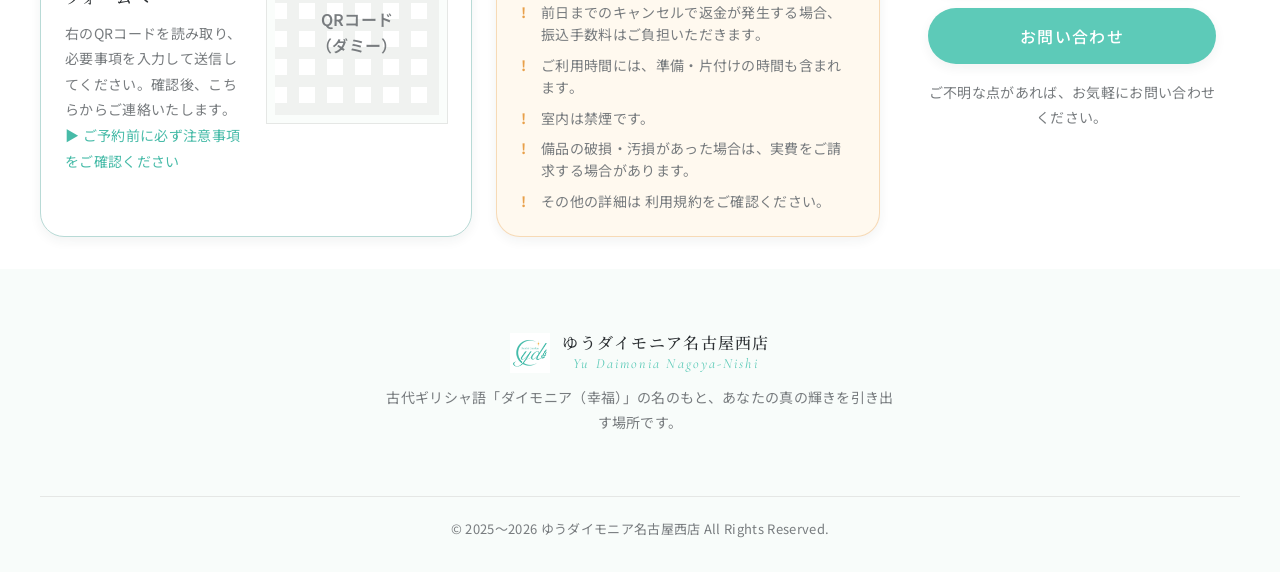
<file: price.html>
﻿<!DOCTYPE html>
<html lang="ja">
<head>
  <meta charset="UTF-8">
  <meta name="viewport" content="width=device-width, initial-scale=1.0">
  <meta http-equiv="X-UA-Compatible" content="IE=edge">
  <!-- TODO: 本番ドメイン確定後に example.com を差し替え -->
  <title>料金・予約｜ゆうダイモニア名古屋西店</title>
  <meta name="description" content="レンタルスペース1時間1,100円～、よもぎ蒸し60分3,300円～。各サービスの料金プランとご予約方法をご案内します。">
  <link rel="canonical" href="https://example.com/price.html">
  <meta name="robots" content="index,follow,max-image-preview:large">
  <meta name="format-detection" content="telephone=no">
  <meta property="og:type" content="website">
  <meta property="og:site_name" content="ゆうダイモニア名古屋西店">
  <meta property="og:locale" content="ja_JP">
  <meta property="og:title" content="料金・予約｜ゆうダイモニア名古屋西店">
  <meta property="og:description" content="レンタルスペース1時間1,100円～、よもぎ蒸し60分3,300円～。各サービスの料金プランとご予約方法をご案内します。">
  <meta property="og:url" content="https://example.com/price.html">
  <meta property="og:image" content="https://example.com/assets/images/ogp.jpg">
  <meta property="og:image:width" content="1200">
  <meta property="og:image:height" content="630">
  <meta name="twitter:card" content="summary_large_image">
  <meta name="twitter:title" content="料金・予約｜ゆうダイモニア名古屋西店">
  <meta name="twitter:description" content="レンタルスペース1時間1,100円～、よもぎ蒸し60分3,300円～。各サービスの料金プランとご予約方法をご案内します。">
  <meta name="twitter:image" content="https://example.com/assets/images/ogp.jpg">
  <link rel="icon" href="favicon.ico?v=2" sizes="any">
  <link rel="icon" href="apple-touch-icon.png?v=2" type="image/png" sizes="300x300">
  <link rel="apple-touch-icon" href="apple-touch-icon.png">
  <link rel="preconnect" href="https://fonts.googleapis.com">
  <link rel="preconnect" href="https://fonts.gstatic.com" crossorigin>
  <link rel="stylesheet" href="assets/css/style.css">
  <script type="application/ld+json">
{
    "@context":  "https://schema.org",
    "@type":  "Organization",
    "@id":  "https://example.com/#organization",
    "name":  "ゆうダイモニア名古屋西店",
    "alternateName":  "Yu Daimonia Nagoya-Nishi",
    "url":  "https://example.com/",
    "logo":  {
                 "@type":  "ImageObject",
                 "url":  "https://example.com/assets/images/logo.png",
                 "width":  600,
                 "height":  200
             },
    "description":  "ゆうダイモニア名古屋西店は、レンタルスペースゆう（セミナールーム）とよもぎ蒸しを提供する、健康と美しさの相乗効果を支えるサロンです。",
    "parentOrganization":  {
                               "@type":  "Organization",
                               "name":  "ゆうダイモニア",
                               "url":  "https://yu-daimonia.com/"
                           },
    "sameAs":  [
                   "https://yu-daimonia.com/"
               ]
}
  </script>
  <script type="application/ld+json">
{
    "@context":  "https://schema.org",
    "@type":  "BreadcrumbList",
    "itemListElement":  [
                            {
                                "@type":  "ListItem",
                                "position":  1,
                                "name":  "ホーム",
                                "item":  "https://example.com/"
                            },
                            {
                                "@type":  "ListItem",
                                "position":  2,
                                "name":  "料金・予約",
                                "item":  "https://example.com/price.html"
                            }
                        ]
}
  </script>
</head>
<body>
  <a class="skip-link" href="#main-content">本文へスキップ</a>
  <header class="site-header">
    <div class="site-header__inner">
      <a href="index.html" class="site-logo site-logo--image" aria-label="ゆうダイモニア名古屋西店 ホーム">
        <img class="site-logo__image" src="assets/images/logo.png" alt="健美ガーデン ゆうダイモニア名古屋西店ロゴ">
      </a>
      <nav class="global-nav" aria-label="グローバルナビゲーション">
        <ul class="global-nav__list">
          <li><a href="index.html">ホーム</a></li>
          <li><a href="about.html">運営者・概要</a></li>
          <li><a href="space.html">レンタルスペースゆう</a></li>
          <li><a href="kanpou.html"><span class="phrase-keep">よもぎ蒸し</span></a></li>
          <li><a href="price.html" aria-current="page">料金・予約</a></li>
          <li><a href="faq.html">よくある質問</a></li>
          <li><a href="access.html">アクセス</a></li>
          <li><a href="contact.html">お問い合わせ</a></li>
        </ul>
      </nav>
      <a href="contact.html" class="btn btn--primary btn--pill site-header__cta">
        <svg class="btn__icon" viewBox="0 0 24 24" aria-hidden="true">
          <path d="M7 3v3M17 3v3M4.5 9.5h15M6 5h12a2 2 0 0 1 2 2v11a2 2 0 0 1-2 2H6a2 2 0 0 1-2-2V7a2 2 0 0 1 2-2Z" fill="none" stroke="currentColor" stroke-width="1.6" stroke-linecap="round"/>
        </svg>
        <span>予約する</span>
      </a>
      <button class="hamburger" type="button" aria-label="メニューを開く" aria-expanded="false" aria-controls="mobile-nav">
        <span></span><span></span><span></span>
      </button>
    </div>
  </header>

  <div class="mobile-nav-backdrop" aria-hidden="true"></div>
  <nav class="mobile-nav" id="mobile-nav" aria-label="モバイルナビゲーション">
    <ul class="mobile-nav__list">
      <li><a href="index.html">ホーム</a></li>
      <li><a href="about.html">運営者・概要</a></li>
      <li><a href="space.html">レンタルスペースゆう</a></li>
      <li><a href="kanpou.html"><span class="phrase-keep">よもぎ蒸し</span></a></li>
      <li><a href="price.html" aria-current="page">料金・予約</a></li>
      <li><a href="faq.html">よくある質問</a></li>
      <li><a href="access.html">アクセス</a></li>
      <li><a href="contact.html">お問い合わせ</a></li>
    </ul>
    <a href="contact.html" class="btn btn--primary mobile-nav__cta">予約する</a>
  </nav>

  <main id="main-content">
    <section class="price-hero">
      <img class="decoration-leaf price-hero__leaf price-hero__leaf--left" src="assets/svg/leaf-deco-01.svg" alt="" aria-hidden="true">
      <img class="decoration-leaf price-hero__leaf price-hero__leaf--right" src="assets/svg/leaf-deco-02.svg" alt="" aria-hidden="true">
      <div class="container">
        <div class="section-heading">
          <h1 class="section-heading__jp">料金・予約</h1>
          <p class="section-heading__en">Price & Reservation</p>
          <div class="section-heading__divider" aria-hidden="true">
            <span class="divider-line"></span>
            <img class="divider-brand-mark" src="assets/images/kenbi-garden-mark.png" alt="健美ガーデン">
            <span class="divider-line"></span>
          </div>
        </div>
      </div>
      <div class="wave-divider" aria-hidden="true">
        <svg viewBox="0 0 1440 80" preserveAspectRatio="none">
          <path d="M0,40 C240,80 480,0 720,40 C960,80 1200,0 1440,40 L1440,80 L0,80 Z" fill="var(--color-bg-base)"/>
        </svg>
      </div>
    </section>

    <section class="price-plans">
      <div class="container price-plan-grid">
        <article class="price-plan-card price-plan-card--space">
          <span class="price-plan-card__badge">セミナールーム</span>
          <p class="price-plan-card__lead">セミナー・講座・会議・ワークショップ・撮影などに</p>
          <p class="price-plan-card__main">1時間 <strong>¥1,100〜</strong></p>
          <div class="price-table-wrap">
            <table class="price-table">
              <thead>
                <tr>
                  <th>時間帯</th>
                  <th>料金（1時間あたり）</th>
                </tr>
              </thead>
              <tbody>
                <tr>
                  <td>9:00〜18:00</td>
                  <td data-label="料金（1時間）">¥1,100</td>
                </tr>
                <tr>
                  <td>18:00〜21:00</td>
                  <td data-label="料金（1時間）">¥1,430</td>
                </tr>
              </tbody>
            </table>
          </div>
          <p class="price-plan-card__note">※ご利用は1時間から。※土日祝も平日と同料金です。※延長サービスは提供しておりません。</p>
          <ul class="price-option-list">
            <li>プロジェクター・スクリーン ¥550/回</li>
            <li>ホワイトボード ¥330/回</li>
            <li>スピーカー（Bluetooth）¥330/回</li>
          </ul>
          <p class="price-plan-card__note">※すべて税込価格です。※準備・片付けの時間もご予約時間内に含まれます。</p>
        </article>

        <article class="price-plan-card price-plan-card--yomogi">
          <span class="price-plan-card__badge"><span class="phrase-keep">よもぎ蒸し</span></span>
          <p class="price-plan-card__lead">よもぎの蒸気に包まれる癒しの時間</p>
          <div class="price-yomogi-icon" aria-hidden="true">♨</div>
          <dl class="price-yomogi-list">
            <div>
              <dt>よもぎ蒸し（1名様・60分）</dt>
              <dd>¥3,300 <span>（税込）</span></dd>
            </div>
            <div>
              <dt>ペア割（2名様・各60分）</dt>
              <dd>¥6,000 <span>（税込）</span></dd>
            </div>
          </dl>
          <p class="price-yomogi-option">オプション：ハーブ追加　¥550 / 回</p>
        </article>
      </div>
    </section>

    <section class="price-reservation">
      <div class="container">
        <section class="price-flow card" aria-labelledby="price-flow-title">
          <div class="home-section-label">
            <p>FLOW</p>
            <h2 id="price-flow-title">ご予約の流れ</h2>
          </div>
          <ol class="price-flow-list">
            <li><span>STEP 1</span><strong>お問い合わせ・ご予約</strong><small>フォームまたはQRコードからご連絡ください</small></li>
            <li><span>STEP 2</span><strong>空き状況のご確認</strong><small>ご希望日時の空きをご案内いたします</small></li>
            <li><span>STEP 3</span><strong>ご予約の確定</strong><small>Googleフォーム等で内容を確定します</small></li>
            <li><span>STEP 4</span><strong>予約完了のご連絡</strong><small>確認後、メールでご連絡いたします</small></li>
          </ol>
        </section>
      </div>
    </section>

    <section class="price-booking-info">
      <div class="container price-booking-info__grid">
        <article class="price-qr-card">
          <div>
            <p class="home-eyebrow">RESERVATION</p>
            <h2>現在の予約方法</h2>
            <h3>QRコードからGoogleフォームへ</h3>
            <p>右のQRコードを読み取り、必要事項を入力して送信してください。確認後、こちらからご連絡いたします。</p>
            <a href="#price-notes">▶ ご予約前に必ず注意事項をご確認ください</a>
          </div>
          <div class="price-qr-placeholder" aria-label="QRコードのダミー">QRコード<br>（ダミー）</div>
        </article>

        <article class="price-notes-card" id="price-notes">
          <h2>注意事項・キャンセルポリシー</h2>
          <ul>
            <li>利用料金は、予約日の3日前までにお振り込みください。（急なご予約の場合は前日までのお振込み・証明送付が可能です）</li>
            <li>当日のキャンセルは返金不可となります。</li>
            <li>前日までのキャンセルで返金が発生する場合、振込手数料はご負担いただきます。</li>
            <li>ご利用時間には、準備・片付けの時間も含まれます。</li>
            <li>室内は禁煙です。</li>
            <li>備品の破損・汚損があった場合は、実費をご請求する場合があります。</li>
            <li>その他の詳細は <a href="space.html">利用規約</a>をご確認ください。</li>
          </ul>
        </article>

        <div class="price-large-actions">
          <a href="contact.html" class="btn btn--primary btn--lg">
            <svg class="btn__icon" viewBox="0 0 24 24" aria-hidden="true">
              <path d="M7 3v3M17 3v3M4.5 9.5h15M6 5h12a2 2 0 0 1 2 2v11a2 2 0 0 1-2 2H6a2 2 0 0 1-2-2V7a2 2 0 0 1 2-2Z" fill="none" stroke="currentColor" stroke-width="1.6" stroke-linecap="round"/>
            </svg>
            <span>予約する</span>
          </a>
          <a href="contact.html" class="btn btn--gold btn--lg">
            <span>お問い合わせ</span>
          </a>
          <p>ご不明な点があれば、お気軽にお問い合わせください。</p>
        </div>
      </div>
    </section>
  </main>

  <footer class="site-footer site-footer--compact">
    <div class="site-footer__inner">
      <div class="site-footer__brand">
        <a href="index.html" class="site-logo" aria-label="ゆうダイモニア名古屋西店 ホーム">
          <img class="site-logo__mark site-logo__mark--image" src="assets/images/kenbi-garden-mark.png" alt="健美ガーデン" width="40" height="40">
          <span class="site-logo__name-jp">ゆうダイモニア名古屋西店</span>
          <span class="site-logo__name-en">Yu Daimonia Nagoya-Nishi</span>
        </a>
        <p class="site-footer__tagline">古代ギリシャ語「ダイモニア（幸福）」の名のもと、あなたの真の輝きを引き出す場所です。</p>
      </div>
      <div class="site-footer__bottom">
        <p>© <span data-copyright-range data-copyright-start="2025">2025</span> ゆうダイモニア名古屋西店 All Rights Reserved.</p>
      </div>
    </div>
  </footer>

  <script src="assets/js/main.js" defer></script>
</body>
</html>
</file>
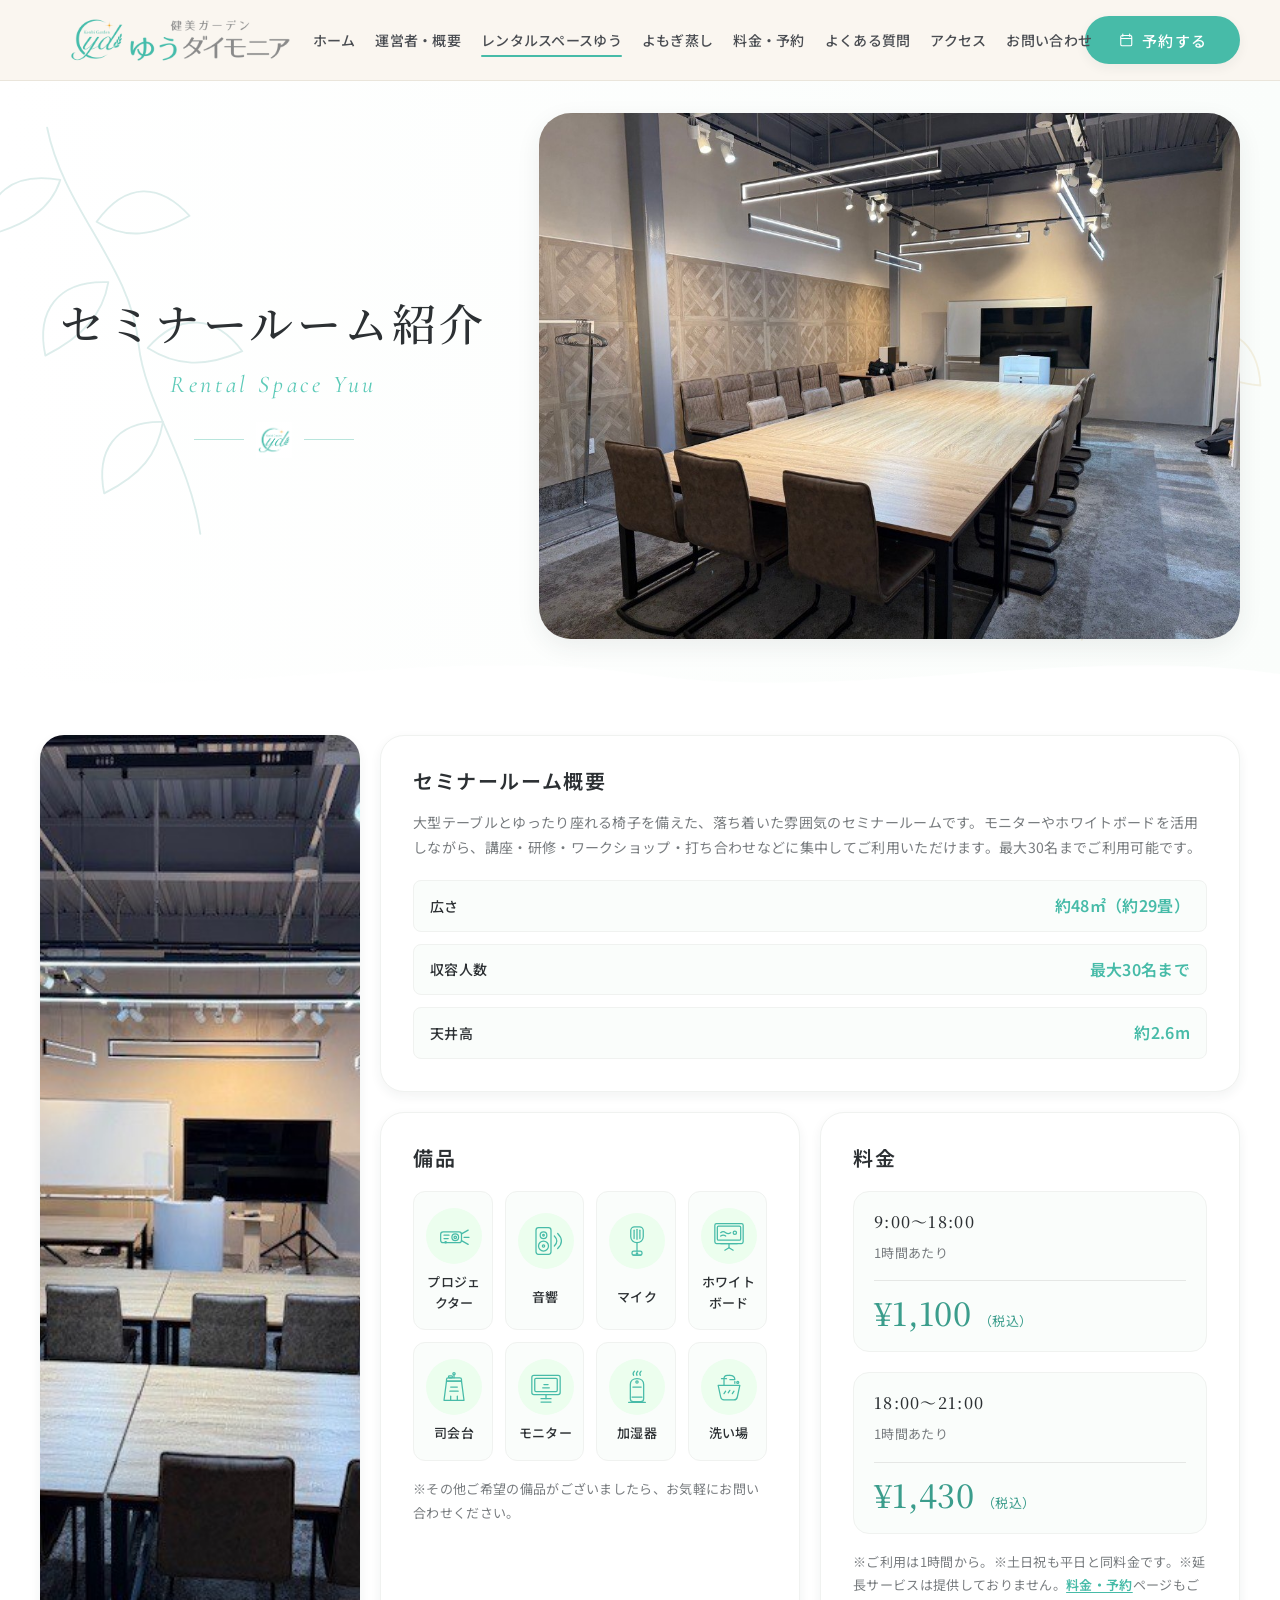
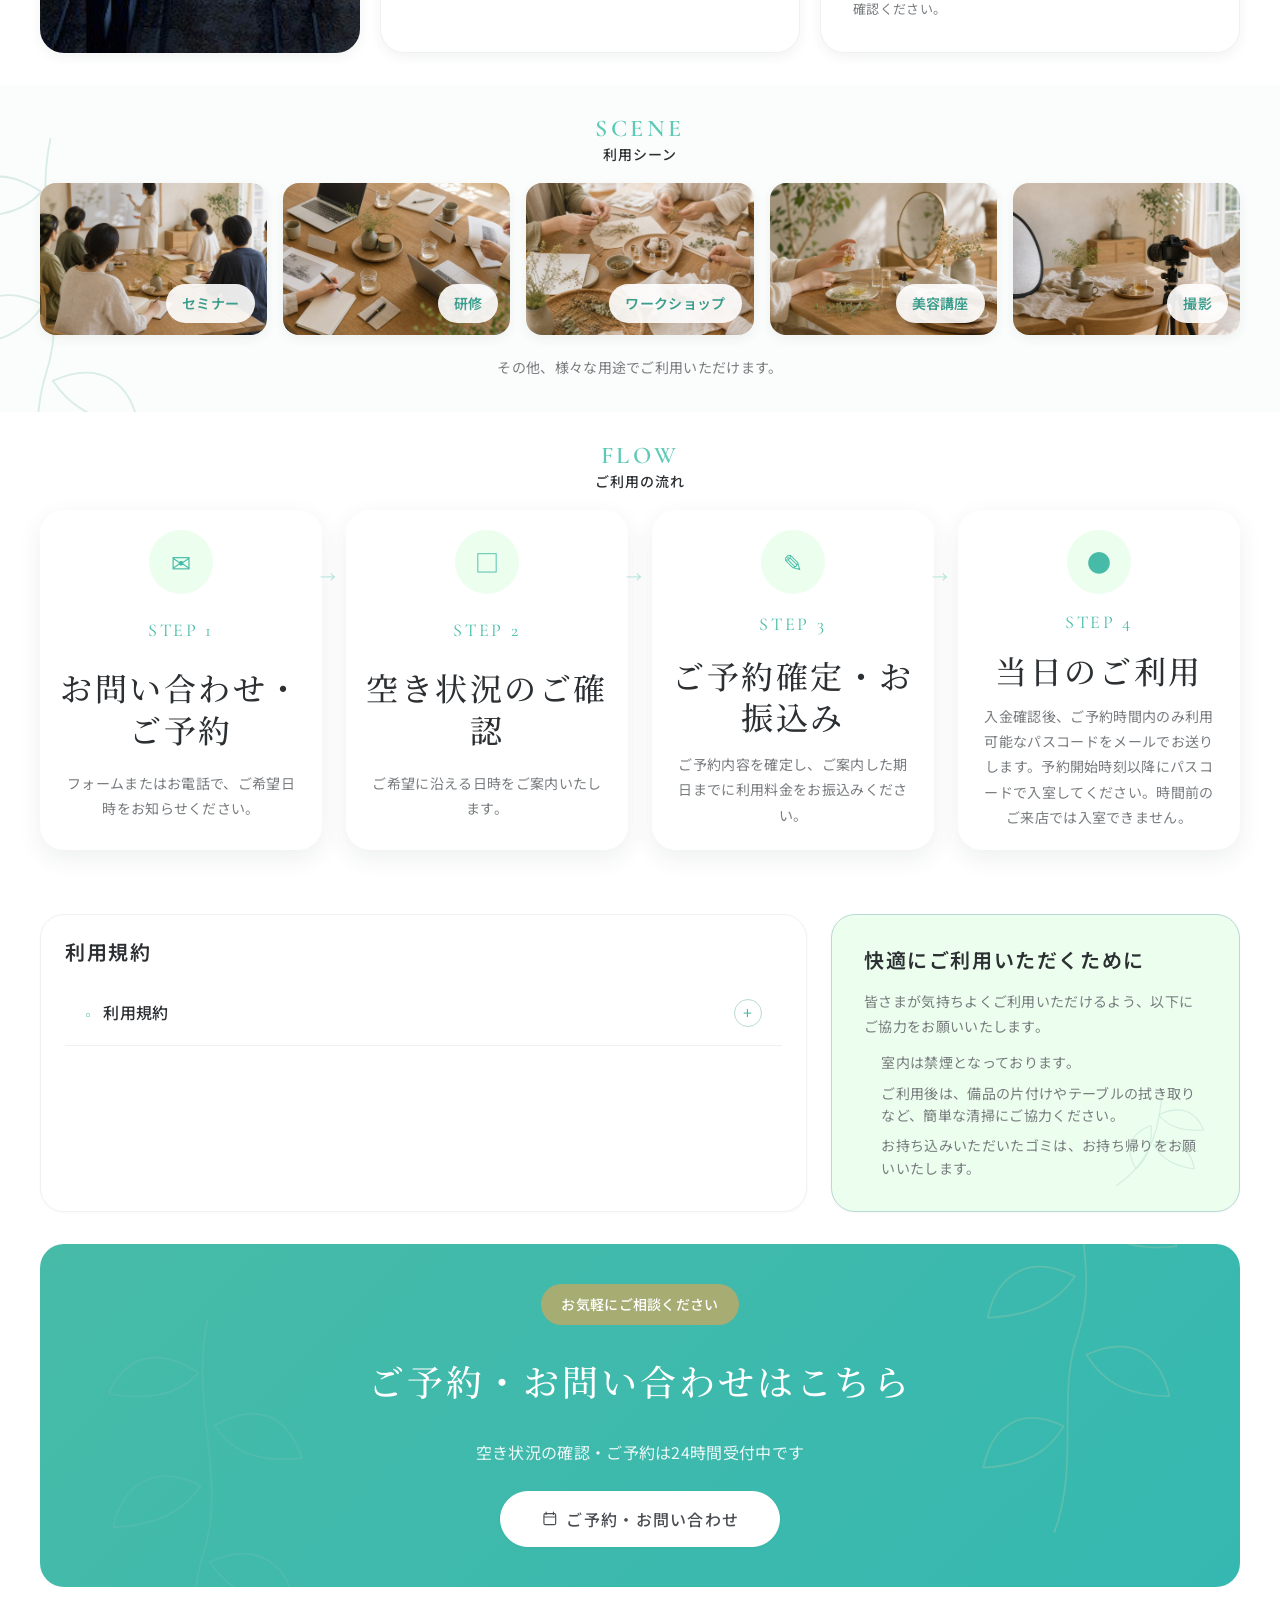
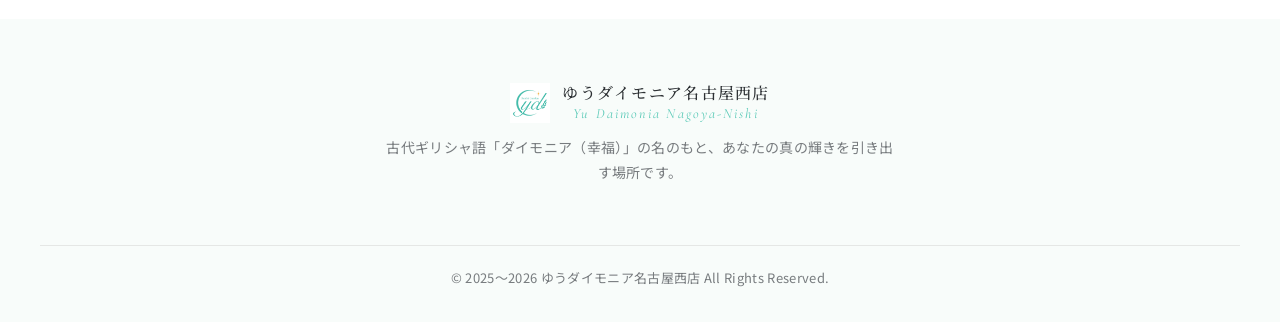
<file: space.html>
﻿<!DOCTYPE html>
<html lang="ja">
<head>
  <meta charset="UTF-8">
  <meta name="viewport" content="width=device-width, initial-scale=1.0">
  <meta http-equiv="X-UA-Compatible" content="IE=edge">
  <!-- TODO: 本番ドメイン確定後に example.com を差し替え -->
  <title>レンタルスペース・セミナールーム紹介｜ゆうダイモニア名古屋西店</title>
  <meta name="description" content="名古屋市西区のセミナールーム「レンタルスペースゆう」をご紹介。広さ約48㎡、最大30名収容、Wi-Fi・プロジェクター完備。セミナー・講座・ワークショップ・撮影など多目的にご利用いただけます。">
  <link rel="canonical" href="https://example.com/space.html">
  <meta name="robots" content="index,follow,max-image-preview:large">
  <meta name="format-detection" content="telephone=no">
  <meta property="og:type" content="website">
  <meta property="og:site_name" content="ゆうダイモニア名古屋西店">
  <meta property="og:locale" content="ja_JP">
  <meta property="og:title" content="レンタルスペース・セミナールーム紹介｜ゆうダイモニア名古屋西店">
  <meta property="og:description" content="名古屋市西区のセミナールーム「レンタルスペースゆう」をご紹介。広さ約48㎡、最大30名収容、Wi-Fi・プロジェクター完備。セミナー・講座・ワークショップ・撮影など多目的にご利用いただけます。">
  <meta property="og:url" content="https://example.com/space.html">
  <meta property="og:image" content="https://example.com/assets/images/ogp.jpg">
  <meta property="og:image:width" content="1200">
  <meta property="og:image:height" content="630">
  <meta name="twitter:card" content="summary_large_image">
  <meta name="twitter:title" content="レンタルスペース・セミナールーム紹介｜ゆうダイモニア名古屋西店">
  <meta name="twitter:description" content="名古屋市西区のセミナールーム「レンタルスペースゆう」をご紹介。広さ約48㎡、最大30名収容、Wi-Fi・プロジェクター完備。セミナー・講座・ワークショップ・撮影など多目的にご利用いただけます。">
  <meta name="twitter:image" content="https://example.com/assets/images/ogp.jpg">
  <link rel="icon" href="favicon.ico?v=2" sizes="any">
  <link rel="icon" href="apple-touch-icon.png?v=2" type="image/png" sizes="300x300">
  <link rel="apple-touch-icon" href="apple-touch-icon.png">
  <link rel="preconnect" href="https://fonts.googleapis.com">
  <link rel="preconnect" href="https://fonts.gstatic.com" crossorigin>
  <link rel="stylesheet" href="assets/css/style.css">
  <script type="application/ld+json">
{
    "@context":  "https://schema.org",
    "@type":  "Organization",
    "@id":  "https://example.com/#organization",
    "name":  "ゆうダイモニア名古屋西店",
    "alternateName":  "Yu Daimonia Nagoya-Nishi",
    "url":  "https://example.com/",
    "logo":  {
                 "@type":  "ImageObject",
                 "url":  "https://example.com/assets/images/logo.png",
                 "width":  600,
                 "height":  200
             },
    "description":  "ゆうダイモニア名古屋西店は、レンタルスペースゆう（セミナールーム）とよもぎ蒸しを提供する、健康と美しさの相乗効果を支えるサロンです。",
    "parentOrganization":  {
                               "@type":  "Organization",
                               "name":  "ゆうダイモニア",
                               "url":  "https://yu-daimonia.com/"
                           },
    "sameAs":  [
                   "https://yu-daimonia.com/"
               ]
}
  </script>
  <script type="application/ld+json">
{
    "@context":  "https://schema.org",
    "@type":  "BreadcrumbList",
    "itemListElement":  [
                            {
                                "@type":  "ListItem",
                                "position":  1,
                                "name":  "ホーム",
                                "item":  "https://example.com/"
                            },
                            {
                                "@type":  "ListItem",
                                "position":  2,
                                "name":  "レンタルスペース・セミナールーム紹介",
                                "item":  "https://example.com/space.html"
                            }
                        ]
}
  </script>
  <script type="application/ld+json">
{
    "@context":  "https://schema.org",
    "@type":  "Service",
    "@id":  "https://example.com/space.html#service",
    "name":  "レンタルスペースゆう（セミナールーム）",
    "serviceType":  "レンタルスペース",
    "provider":  {
                     "@id":  "https://example.com/#localbusiness"
                 },
    "description":  "広さ約48㎡（約29畳）のセミナールーム。最大30名収容、Wi-Fi・プロジェクター・ホワイトボード完備。セミナー・講座・ワークショップ・撮影など多目的に利用可能。",
    "offers":  {
                   "@type":  "AggregateOffer",
                   "priceCurrency":  "JPY",
                   "lowPrice":  "1100",
                   "highPrice":  "1540",
                   "offerCount":  3
               },
    "areaServed":  "名古屋市"
}
  </script>
</head>
<body>
  <a class="skip-link" href="#main-content">本文へスキップ</a>
  <header class="site-header">
    <div class="site-header__inner">
      <a href="index.html" class="site-logo site-logo--image" aria-label="ゆうダイモニア名古屋西店 ホーム">
        <img class="site-logo__image" src="assets/images/logo.png" alt="健美ガーデン ゆうダイモニア名古屋西店ロゴ">
      </a>

      <nav class="global-nav" aria-label="グローバルナビゲーション">
        <ul class="global-nav__list">
          <li><a href="index.html">ホーム</a></li>
          <li><a href="about.html">運営者・概要</a></li>
          <li><a href="space.html" aria-current="page">レンタルスペースゆう</a></li>
          <li><a href="kanpou.html"><span class="phrase-keep">よもぎ蒸し</span></a></li>
          <li><a href="price.html">料金・予約</a></li>
          <li><a href="faq.html">よくある質問</a></li>
          <li><a href="access.html">アクセス</a></li>
          <li><a href="contact.html">お問い合わせ</a></li>
        </ul>
      </nav>

      <a href="contact.html" class="btn btn--primary btn--pill site-header__cta">
        <svg class="btn__icon" viewBox="0 0 24 24" aria-hidden="true">
          <path d="M7 3v3M17 3v3M4.5 9.5h15M6 5h12a2 2 0 0 1 2 2v11a2 2 0 0 1-2 2H6a2 2 0 0 1-2-2V7a2 2 0 0 1 2-2Z" fill="none" stroke="currentColor" stroke-width="1.6" stroke-linecap="round"/>
        </svg>
        <span>予約する</span>
      </a>

      <button class="hamburger" type="button" aria-label="メニューを開く" aria-expanded="false" aria-controls="mobile-nav">
        <span></span><span></span><span></span>
      </button>
    </div>
  </header>

  <div class="mobile-nav-backdrop" aria-hidden="true"></div>
  <nav class="mobile-nav" id="mobile-nav" aria-label="モバイルナビゲーション">
    <ul class="mobile-nav__list">
      <li><a href="index.html">ホーム</a></li>
      <li><a href="about.html">運営者・概要</a></li>
      <li><a href="space.html" aria-current="page">レンタルスペースゆう</a></li>
      <li><a href="kanpou.html"><span class="phrase-keep">よもぎ蒸し</span></a></li>
      <li><a href="price.html">料金・予約</a></li>
      <li><a href="faq.html">よくある質問</a></li>
      <li><a href="access.html">アクセス</a></li>
      <li><a href="contact.html">お問い合わせ</a></li>
    </ul>
    <a href="contact.html" class="btn btn--primary mobile-nav__cta">予約する</a>
  </nav>

  <main id="main-content">
    <section class="page-hero page-hero--space">
      <img class="decoration-leaf page-hero__leaf page-hero__leaf--left" src="assets/svg/leaf-deco-01.svg" alt="" aria-hidden="true">
      <img class="decoration-leaf page-hero__leaf page-hero__leaf--right" src="assets/svg/leaf-deco-02.svg" alt="" aria-hidden="true">
      <div class="container page-hero__inner">
        <div class="page-hero__content">
          <div class="section-heading">
            <h1 class="section-heading__jp">セミナールーム紹介</h1>
            <p class="section-heading__en">Rental Space Yuu</p>
            <div class="section-heading__divider" aria-hidden="true">
              <span class="divider-line"></span>
              <img class="divider-brand-mark" src="assets/images/kenbi-garden-mark.png" alt="健美ガーデン">
              <span class="divider-line"></span>
            </div>
          </div>
        </div>
        <img class="page-hero__image" src="assets/images/room01.jpg" alt="大型テーブルと椅子、モニターを備えたセミナールームの室内写真">
      </div>
      <div class="wave-divider" aria-hidden="true">
        <svg viewBox="0 0 1440 80" preserveAspectRatio="none">
          <path d="M0,40 C240,80 480,0 720,40 C960,80 1200,0 1440,40 L1440,80 L0,80 Z" fill="var(--color-bg-base)"/>
        </svg>
      </div>
    </section>

    <section class="space-overview">
      <div class="container space-overview__grid">
        <img class="space-overview__image" src="assets/images/room02.jpg" alt="ホワイトボードとモニターを備えたセミナールーム全体の写真">
        <article class="card space-summary-card">
          <h2>セミナールーム概要</h2>
          <p>大型テーブルとゆったり座れる椅子を備えた、落ち着いた雰囲気のセミナールームです。モニターやホワイトボードを活用しながら、講座・研修・ワークショップ・打ち合わせなどに集中してご利用いただけます。最大30名までご利用可能です。</p>
          <dl class="space-spec-list">
            <div>
              <dt>広さ</dt>
              <dd>約48㎡（約29畳）</dd>
            </div>
            <div>
              <dt>収容人数</dt>
              <dd>最大30名まで</dd>
            </div>
            <div>
              <dt>天井高</dt>
              <dd>約2.6m</dd>
            </div>
          </dl>
        </article>
        <div class="space-overview__pair">
          <article class="card space-equipment-card">
            <h2>備品</h2>
            <ul class="space-icon-grid">
              <li class="space-equipment-item">
                <span class="space-equipment-item__icon" aria-hidden="true">
                  <img src="assets/svg/equipment/projector.svg" alt="" width="40" height="40">
                </span>
                <span class="space-equipment-item__label">プロジェクター</span>
              </li>
              <li class="space-equipment-item">
                <span class="space-equipment-item__icon" aria-hidden="true">
                  <img src="assets/svg/equipment/speaker.svg" alt="" width="40" height="40">
                </span>
                <span class="space-equipment-item__label">音響</span>
              </li>
              <li class="space-equipment-item">
                <span class="space-equipment-item__icon" aria-hidden="true">
                  <img src="assets/svg/equipment/microphone.svg" alt="" width="40" height="40">
                </span>
                <span class="space-equipment-item__label">マイク</span>
              </li>
              <li class="space-equipment-item">
                <span class="space-equipment-item__icon" aria-hidden="true">
                  <img src="assets/svg/equipment/whiteboard.svg" alt="" width="40" height="40">
                </span>
                <span class="space-equipment-item__label">ホワイトボード</span>
              </li>
              <li class="space-equipment-item">
                <span class="space-equipment-item__icon" aria-hidden="true">
                  <img src="assets/svg/equipment/podium.svg" alt="" width="40" height="40">
                </span>
                <span class="space-equipment-item__label">司会台</span>
              </li>
              <li class="space-equipment-item">
                <span class="space-equipment-item__icon" aria-hidden="true">
                  <img src="assets/svg/equipment/monitor.svg" alt="" width="40" height="40">
                </span>
                <span class="space-equipment-item__label">モニター</span>
              </li>
              <li class="space-equipment-item">
                <span class="space-equipment-item__icon" aria-hidden="true">
                  <img src="assets/svg/equipment/humidifier.svg" alt="" width="40" height="40">
                </span>
                <span class="space-equipment-item__label">加湿器</span>
              </li>
              <li class="space-equipment-item">
                <span class="space-equipment-item__icon" aria-hidden="true">
                  <img src="assets/svg/equipment/sink.svg" alt="" width="40" height="40">
                </span>
                <span class="space-equipment-item__label">洗い場</span>
              </li>
            </ul>
            <p class="space-note">※その他ご希望の備品がございましたら、お気軽にお問い合わせください。</p>
          </article>
          <article class="card space-price-card">
            <h2>料金</h2>
            <article class="space-price-item">
              <h3>9:00〜18:00</h3>
              <p>1時間あたり</p>
              <strong>¥1,100<span>（税込）</span></strong>
            </article>
            <article class="space-price-item">
              <h3>18:00〜21:00</h3>
              <p>1時間あたり</p>
              <strong>¥1,430<span>（税込）</span></strong>
            </article>
            <p class="space-note">※ご利用は1時間から。※土日祝も平日と同料金です。※延長サービスは提供しておりません。<a href="price.html">料金・予約</a>ページもご確認ください。</p>
          </article>
        </div>
      </div>
    </section>

    <section class="space-scenes">
      <img class="decoration-leaf decoration-leaf--left" src="assets/svg/leaf-deco-01.svg" alt="" aria-hidden="true">
      <div class="container">
        <div class="home-section-label space-section-label">
          <p>SCENE</p>
          <h2>利用シーン</h2>
        </div>
        <div class="space-scene-grid">
          <article>
            <img src="assets/images/space-scene-seminar.png" alt="ホワイトボードの前で講義する様子のセミナー風景" width="640" height="440" loading="lazy">
            <span>セミナー</span>
          </article>
          <article>
            <img src="assets/images/space-scene-training.png" alt="テーブルを囲んでノートや資料を使う研修・打ち合わせの様子" width="640" height="440" loading="lazy">
            <span>研修</span>
          </article>
          <article>
            <img src="assets/images/space-scene-workshop.png" alt="ハーブや精油を使った手作りワークショップの様子" width="640" height="440" loading="lazy">
            <span>ワークショップ</span>
          </article>
          <article>
            <img src="assets/images/space-scene-beauty.png" alt="精油を扱う美容・アロマ講座の様子" width="640" height="440" loading="lazy">
            <span>美容講座</span>
          </article>
          <article>
            <img src="assets/images/space-scene-photo.png" alt="カメラと照明機材で商品撮影を行う様子" width="640" height="440" loading="lazy">
            <span>撮影</span>
          </article>
        </div>
        <p class="space-scenes__note">その他、様々な用途でご利用いただけます。</p>
      </div>
    </section>

    <section class="space-flow">
      <div class="container">
        <div class="home-section-label space-section-label">
          <p>FLOW</p>
          <h2>ご利用の流れ</h2>
        </div>
        <ol class="step-list">
          <li class="step-item card">
            <div class="step-item__icon" aria-hidden="true">✉</div>
            <p class="step-item__number">STEP 1</p>
            <h3 class="step-item__title">お問い合わせ・ご予約</h3>
            <p class="step-item__text">フォームまたはお電話で、ご希望日時をお知らせください。</p>
          </li>
          <li class="step-item card">
            <div class="step-item__icon" aria-hidden="true">□</div>
            <p class="step-item__number">STEP 2</p>
            <h3 class="step-item__title">空き状況のご確認</h3>
            <p class="step-item__text">ご希望に沿える日時をご案内いたします。</p>
          </li>
          <li class="step-item card">
            <div class="step-item__icon" aria-hidden="true">✎</div>
            <p class="step-item__number">STEP 3</p>
            <h3 class="step-item__title">ご予約確定・お振込み</h3>
            <p class="step-item__text">ご予約内容を確定し、ご案内した期日までに利用料金をお振込みください。</p>
          </li>
          <li class="step-item card">
            <div class="step-item__icon" aria-hidden="true">●</div>
            <p class="step-item__number">STEP 4</p>
            <h3 class="step-item__title">当日のご利用</h3>
            <p class="step-item__text">入金確認後、ご予約時間内のみ利用可能なパスコードをメールでお送りします。予約開始時刻以降にパスコードで入室してください。時間前のご来店では入室できません。</p>
          </li>
        </ol>
      </div>
    </section>

    <section class="space-policy">
      <div class="container space-policy__grid">
        <div class="space-policy__accordions">
          <h2>利用規約</h2>
          <details class="faq-item">
            <summary class="faq-item__question">
              <span class="faq-item__q-mark">□</span>
              <span class="faq-item__q-text">利用規約</span>
              <span class="faq-item__icon" aria-hidden="true">+</span>
            </summary>
            <div class="faq-item__answer">
              <div class="terms-content">
                <h3>レンタルスペースゆう 利用規約</h3>

                <section>
                  <h4>第 1 条（目的）</h4>
                  <p>本規約は、レンタルスペースゆう（以下「本スペース」といいます）の利用に関して、利用者と運営者との間の権利義務関係を定めるものです。</p>
                  <p>本スペースは、心身の健康と美容を目的としたセミナーやイベントに特化した場所であり、それ以外の目的での利用はできません。</p>
                </section>

                <section>
                  <h4>第 2 条（利用申込）</h4>
                  <ol>
                    <li>利用希望者は、所定の方法により申込を行い、運営者の承認をもって予約が成立します。</li>
                    <li>虚偽の申込や第三者への転貸は禁止します。</li>
                  </ol>
                </section>

                <section>
                  <h4>第 3 条（利用料金および支払方法）</h4>
                  <ol>
                    <li>本スペースの利用料金は、1 時間につき 1,100 円（税込）となります。</li>
                    <li>利用料金の支払いは、銀行振込により行うものとします。</li>
                    <li>振込先口座は、予約確定後に運営者が利用者へ通知します。</li>
                    <li>利用料金は、予約日の 3 日前までに指定口座へお振込みください。<br>ただし、急な予約等により3日前までの振込が困難な場合は、前日までに振り込みを行い、振込証明（振込明細等の画像や控え）をメールにて運営者へ送付するものとします。</li>
                    <li>前項の規定にかかわらず、担当者が当日に対応可能な場合に限り、現地でのクレジットカード決済またはコード決済等による支払いを認めることがあります。</li>
                    <li>振込手数料は利用者の負担とします。</li>
                    <li>支払期日までに確認できない場合、予約は無効となることがあります。</li>
                    <li>支払後のキャンセルについては、第 7 条に定めるキャンセルポリシーに従います。</li>
                  </ol>
                </section>

                <section>
                  <h4>第 4 条（無料利用の条件）</h4>
                  <ol>
                    <li>利用者が本スペースの利用中に、運営者または運営者が指定する者による健康および美容に関する情報提供または紹介の時間を約 10 分間設ける場合、当該利用に係る利用料金は無料とします。なお、当該情報提供または紹介の終了後、希望者に対しては案内または体験を行うことができます。</li>
                    <li>ご案内時間はイベントやセミナーの終了時に設けていただき、参加者には事前に告知していただくようお願いいたします。また、この商品案内の時間も利用時間に含まれますので余裕をもってご予約ください。</li>
                    <li>無料利用を希望する場合は、申込時にその旨を明示し、運営者の承認を得る必要があります。</li>
                    <li>運営者が不在の場合またはその他運営上の都合により商品案内等の対応ができない場合は、通常の利用料金を適用します。</li>
                    <li>無料利用においても、利用者は本規約および運営者の指示に従うものとします。</li>
                    <li>無料利用の目的に反する行為や、商品のご案内を妨げる行為があった場合、運営者は利用を中止し、以後の利用をお断りすることがあります。</li>
                  </ol>
                </section>

                <section>
                  <h4>第 5 条（利用時間）</h4>
                  <ol>
                    <li>利用時間は、予約時に定めた時間内とします。</li>
                    <li>準備・片付けの時間も利用時間に含まれます。</li>
                    <li>利用者は、運営者の承認なく利用時間を変更することはできません。</li>
                    <li>延長サービスは提供しておりません。追加でご利用を希望する場合は、事前に別途ご予約ください。</li>
                    <li>主催者の車 1 台分に限り、本スペース前への駐車を可能とします。近隣の迷惑とならないよう、指定された場所に正しく駐車してください。</li>
                  </ol>
                </section>

                <section>
                  <h4>第 6 条（鍵の管理および施錠）</h4>
                  <ol>
                    <li>本スペースの鍵はスマートキーにて管理しています。</li>
                    <li>利用料金の振込確認後、当日の予約時間内限り利用可能なスマートキーのパスコードをメールにて通知するものとします。<br>なお、期日までにお振込みがない場合、パスコードの通知は行いません。</li>
                    <li>利用者には、メールにてシャッターおよび鍵の取り扱いマニュアルを送付します。</li>
                    <li>利用者は、運営者が不在の場合マニュアルの内容に従い、入退室時に正しく施錠・管理を行うことが必須です。</li>
                    <li>施錠忘れにより発生した損害については、利用者の責任とします。</li>
                  </ol>
                </section>

                <section>
                  <h4>第 7 条（キャンセルポリシー）</h4>
                  <ul>
                    <li>当日キャンセルのみ返金不可となります。</li>
                    <li>前日までのキャンセルにより返金が発生した場合、振込手数料は利用者負担となります。</li>
                  </ul>
                </section>

                <section>
                  <h4>第 8 条（禁止事項）</h4>
                  <p>以下の行為を禁止します。</p>
                  <ol>
                    <li>心身の健康と美容を目的としないセミナー・イベントでの利用</li>
                    <li>近隣住民への迷惑行為（騒音・振動・楽器など）</li>
                    <li>火気・危険物の持ち込み</li>
                    <li>公序良俗に反する行為</li>
                    <li>設備・備品の破損や汚損</li>
                    <li>無断での商用撮影・イベント開催</li>
                    <li>ネットワークビジネス（MLM・連鎖販売取引）、マルチ商法、副業セミナー等への勧誘行為、またはこれらに関する説明会・セミナーの開催</li>
                    <li>特定の宗教、思想、信条への勧誘行為、または宗教活動（各種礼拝、儀式、セミナー等を含む）の開催。</li>
                  </ol>
                </section>

                <section>
                  <h4>第 9 条（損害賠償）</h4>
                  <p>利用者が本スペースまたは備品を破損・汚損した場合、修理・清掃に要する実費を賠償していただく場合があります。</p>
                </section>

                <section>
                  <h4>第 10 条（免責事項）</h4>
                  <ol>
                    <li>利用中の事故・盗難・紛失について、運営者は一切の責任を負いません。</li>
                    <li>天災地変や不可抗力により利用が不可能となった場合、運営者は責任を負いません。</li>
                  </ol>
                </section>

                <section>
                  <h4>第 11 条（個人情報の取扱い）</h4>
                  <p>利用者の個人情報は、予約管理および運営に必要な範囲でのみ使用します。</p>
                </section>

                <section>
                  <h4>第 12 条（規約の変更）</h4>
                  <p>運営者は、必要に応じて本規約を改定することができます。</p>
                </section>

                <section>
                  <h4>附則</h4>
                  <p>本規約は、2026 年 4 月 1 日より施行します。</p>
                </section>
              </div>
            </div>
          </details>
        </div>
        <aside class="space-comfort-card">
          <img src="assets/svg/leaf-deco-corner-01.svg" alt="" aria-hidden="true">
          <h2>快適にご利用いただくために</h2>
          <p>皆さまが気持ちよくご利用いただけるよう、以下にご協力をお願いいたします。</p>
          <ul>
            <li>室内は禁煙となっております。</li>
            <li>ご利用後は、備品の片付けやテーブルの拭き取りなど、簡単な清掃にご協力ください。</li>
            <li>お持ち込みいただいたゴミは、お持ち帰りをお願いいたします。</li>
          </ul>
        </aside>
      </div>
    </section>

    <section class="home-final-cta space-final-cta">
      <img class="decoration-leaf home-final-cta__leaf home-final-cta__leaf--left" src="assets/svg/leaf-deco-01.svg" alt="" aria-hidden="true">
      <img class="decoration-leaf home-final-cta__leaf home-final-cta__leaf--right" src="assets/svg/leaf-deco-02.svg" alt="" aria-hidden="true">
      <div class="container home-final-cta__inner">
        <p class="space-final-cta__badge">お気軽にご相談ください</p>
        <h2>ご予約・お問い合わせはこちら</h2>
        <p>空き状況の確認・ご予約は24時間受付中です</p>
        <a href="contact.html" class="btn btn--white btn--lg">
          <svg class="btn__icon" viewBox="0 0 24 24" aria-hidden="true">
            <path d="M7 3v3M17 3v3M4.5 9.5h15M6 5h12a2 2 0 0 1 2 2v11a2 2 0 0 1-2 2H6a2 2 0 0 1-2-2V7a2 2 0 0 1 2-2Z" fill="none" stroke="currentColor" stroke-width="1.6" stroke-linecap="round"/>
          </svg>
          <span>ご予約・お問い合わせ</span>
        </a>
      </div>
    </section>
  </main>

  <footer class="site-footer site-footer--compact">
    <div class="site-footer__inner">
      <div class="site-footer__brand">
        <a href="index.html" class="site-logo" aria-label="ゆうダイモニア名古屋西店 ホーム">
          <img class="site-logo__mark site-logo__mark--image" src="assets/images/kenbi-garden-mark.png" alt="健美ガーデン" width="40" height="40">
          <span class="site-logo__name-jp">ゆうダイモニア名古屋西店</span>
          <span class="site-logo__name-en">Yu Daimonia Nagoya-Nishi</span>
        </a>
        <p class="site-footer__tagline">古代ギリシャ語「ダイモニア（幸福）」の名のもと、あなたの真の輝きを引き出す場所です。</p>
      </div>
      <div class="site-footer__bottom">
        <p>© <span data-copyright-range data-copyright-start="2025">2025</span> ゆうダイモニア名古屋西店 All Rights Reserved.</p>
      </div>
    </div>
  </footer>

  <script src="assets/js/main.js" defer></script>
</body>
</html>
</file>
<file: assets/css/style.css>
@import url("https://fonts.googleapis.com/css2?family=Noto+Serif+JP:wght@400;500;600;700&family=Noto+Sans+JP:wght@300;400;500;700&family=Cormorant+Garamond:ital,wght@0,400;0,500;0,600;1,400&display=swap");

:root {
  /* Colors: primary */
  --color-primary: #47BBA8;
  --color-primary-dark: #3B9D8C;
  --color-primary-light: #8FD5C8;
  --color-primary-pale: #ECFEEE;

  /* Colors: accent */
  --color-accent-gold: #5DCAB8;
  --color-accent-gold-dark: #3B9D8C;
  --color-accent-gold-light: #B8E5DC;

  /* Colors: backgrounds */
  --color-bg-base: #FFFFFF;
  --color-bg-cream: #F8FCFA;
  --color-bg-white: #FFFFFF;
  --color-bg-soft: #FAFDFB;

  /* Colors: text */
  --color-text-main: #4A4D52;
  --color-text-heading: #2C3033;
  --color-text-muted: #787C7F;
  --color-text-light: #A8ACAF;
  --color-text-on-primary: #FFFFFF;

  /* Colors: borders */
  --color-border: #E5E7E5;
  --color-border-light: #F0F2F0;
  --color-border-primary: #B8DAD6;

  /* Colors: states */
  --color-required: #C97A7A;
  --color-warning: #E8A04A;
  --color-success: #7AAB7A;

  /* Fonts */
  --font-serif-jp: "Noto Serif JP", "Yu Mincho", "游明朝", serif;
  --font-sans-jp: "Noto Sans JP", "Yu Gothic", "游ゴシック", "Hiragino Sans", sans-serif;
  --font-serif-en: "Cormorant Garamond", "Times New Roman", serif;

  /* Font sizes */
  --font-size-xs: 0.8125rem;
  --font-size-sm: 0.875rem;
  --font-size-base: 1rem;
  --font-size-md: 1.125rem;
  --font-size-lg: 1.25rem;
  --font-size-xl: 1.5rem;
  --font-size-2xl: 1.75rem;
  --font-size-3xl: 2rem;
  --font-size-4xl: 2.5rem;
  --font-size-5xl: 3.25rem;

  /* Line heights */
  --leading-tight: 1.3;
  --leading-normal: 1.6;
  --leading-relaxed: 1.8;

  /* Letter spacing */
  --tracking-normal: 0.02em;
  --tracking-wide: 0.08em;
  --tracking-wider: 0.15em;

  /* Spacing */
  --space-1: 4px;
  --space-2: 8px;
  --space-3: 12px;
  --space-4: 16px;
  --space-5: 20px;
  --space-6: 24px;
  --space-8: 32px;
  --space-10: 40px;
  --space-12: 48px;
  --space-16: 64px;
  --space-20: 80px;
  --space-24: 96px;
  --space-32: 128px;

  /* Containers */
  --container-max: 1280px;
  --container-narrow: 960px;
  --container-wide: 1440px;
  --container-padding-pc: 40px;
  --container-padding-sp: 20px;

  /* Radius */
  --radius-sm: 4px;
  --radius-md: 8px;
  --radius-lg: 12px;
  --radius-xl: 16px;
  --radius-2xl: 24px;
  --radius-3xl: 32px;
  --radius-pill: 9999px;

  /* Shadows */
  --shadow-sm: 0 1px 3px rgba(40, 50, 50, 0.04);
  --shadow-md: 0 4px 12px rgba(40, 50, 50, 0.06);
  --shadow-lg: 0 8px 24px rgba(40, 50, 50, 0.08);
  --shadow-xl: 0 16px 40px rgba(40, 50, 50, 0.10);

  /* Transitions */
  --transition-fast: 150ms ease-out;
  --transition-base: 250ms ease-out;
  --transition-slow: 400ms ease-out;
}

*,
*::before,
*::after {
  box-sizing: border-box;
}

html {
  font-size: 16px;
  scroll-behavior: smooth;
}

body {
  min-width: 320px;
  margin: 0;
  color: var(--color-text-main);
  font-family: var(--font-sans-jp);
  font-size: var(--font-size-base);
  line-height: var(--leading-normal);
  letter-spacing: var(--tracking-normal);
  background-color: var(--color-bg-base);
  -webkit-font-smoothing: antialiased;
  text-rendering: optimizeLegibility;
}

body.is-menu-open {
  overflow: hidden;
}

.skip-link {
  position: fixed;
  top: var(--space-4);
  left: var(--space-4);
  z-index: 1000;
  transform: translateY(calc(-100% - var(--space-8)));
  padding: var(--space-3) var(--space-5);
  color: var(--color-text-on-primary);
  font-weight: 700;
  text-decoration: none;
  background: var(--color-primary-dark);
  border-radius: var(--radius-pill);
  box-shadow: var(--shadow-md);
  transition: transform var(--transition-fast);
}

.skip-link:focus {
  transform: translateY(0);
}

h1,
h2,
h3,
h4,
h5,
h6,
p,
figure,
blockquote,
dl,
dd {
  margin: 0;
}

h1,
h2,
h3,
h4,
h5,
h6 {
  color: var(--color-text-heading);
  font-family: var(--font-serif-jp);
  font-weight: 500;
  line-height: var(--leading-tight);
  letter-spacing: var(--tracking-wide);
}

h1 {
  font-size: clamp(var(--font-size-3xl), 5vw, var(--font-size-5xl));
}

h2 {
  font-size: clamp(var(--font-size-2xl), 4vw, var(--font-size-4xl));
}

h3 {
  font-size: clamp(var(--font-size-xl), 3vw, var(--font-size-3xl));
}

p {
  line-height: var(--leading-relaxed);
}

ul,
ol {
  margin: 0;
  padding: 0;
}

li {
  list-style: none;
}

a {
  color: inherit;
  text-decoration: none;
  transition: color var(--transition-fast), opacity var(--transition-fast);
}

a:hover {
  color: var(--color-primary-dark);
}

img,
picture,
svg,
video,
canvas {
  display: block;
  max-width: 100%;
}

img {
  height: auto;
}

button,
input,
textarea,
select {
  font: inherit;
}

button {
  padding: 0;
  color: inherit;
  background: none;
  border: 0;
  cursor: pointer;
}

input,
textarea,
select {
  color: var(--color-text-main);
}

textarea {
  resize: vertical;
}

table {
  border-collapse: collapse;
  border-spacing: 0;
}

:focus-visible {
  outline: 2px solid var(--color-primary);
  outline-offset: 4px;
}

::selection {
  color: var(--color-text-on-primary);
  background-color: var(--color-primary);
}

.container {
  width: min(100% - (var(--container-padding-sp) * 2), var(--container-max));
  margin-inline: auto;
}

.container--narrow {
  max-width: var(--container-narrow);
}

.container--wide {
  max-width: var(--container-wide);
}

.section {
  padding-block: var(--space-16);
}

.u-serif {
  font-family: var(--font-serif-jp);
}

.u-serif-en {
  font-family: var(--font-serif-en);
}

.u-text-muted {
  color: var(--color-text-muted);
}

.u-visually-hidden {
  position: absolute;
  width: 1px;
  height: 1px;
  padding: 0;
  overflow: hidden;
  white-space: nowrap;
  border: 0;
  clip: rect(0, 0, 0, 0);
  clip-path: inset(50%);
}

.phrase-keep {
  display: inline-block;
  word-break: keep-all;
  line-break: strict;
  white-space: nowrap;
}

@media (min-width: 768px) {
  .container {
    width: min(100% - (var(--container-padding-pc) * 2), var(--container-max));
  }

  .section {
    padding-block: var(--space-24);
  }
}

@media (min-width: 1280px) {
  .section {
    padding-block: var(--space-32);
  }
}

/* Components: header */
.site-header {
  position: sticky;
  top: 0;
  z-index: 100;
  border-bottom: 1px solid rgba(229, 223, 211, 0.72);
  background-color: rgba(250, 246, 239, 0.9);
  backdrop-filter: blur(8px);
}

.site-header__inner {
  display: flex;
  align-items: center;
  justify-content: space-between;
  width: min(100% - (var(--container-padding-sp) * 2), var(--container-max));
  min-height: 64px;
  margin-inline: auto;
  gap: var(--space-4);
}

.site-logo {
  display: inline-grid;
  grid-template-columns: 40px auto;
  grid-template-areas:
    "mark jp"
    "mark en";
  align-items: center;
  column-gap: var(--space-3);
  color: var(--color-text-heading);
}

.site-logo:hover {
  color: var(--color-text-heading);
  opacity: 0.82;
}

.site-header .site-logo--image {
  display: inline-flex;
  flex-shrink: 0;
  align-items: center;
  max-width: min(40vw, 260px);
}

.site-logo__image {
  display: block;
  width: 100%;
  height: auto;
}

.site-logo__mark {
  grid-area: mark;
  width: 40px;
  height: 40px;
  color: var(--color-primary);
}

.site-logo__mark--image {
  object-fit: contain;
}

.site-logo__name-jp {
  grid-area: jp;
  font-family: var(--font-serif-jp);
  font-size: var(--font-size-base);
  font-weight: 500;
  line-height: var(--leading-tight);
  letter-spacing: var(--tracking-wide);
}

.site-logo__name-en {
  grid-area: en;
  color: var(--color-accent-gold);
  font-family: var(--font-serif-en);
  font-size: var(--font-size-sm);
  font-style: italic;
  line-height: var(--leading-tight);
  letter-spacing: var(--tracking-wider);
}

.global-nav {
  display: none;
}

.global-nav__list {
  display: flex;
  flex-wrap: nowrap;
  align-items: center;
  gap: clamp(var(--space-3), 1.1vw, var(--space-5));
}

.global-nav__link,
.global-nav a {
  position: relative;
  display: inline-flex;
  align-items: center;
  min-height: 44px;
  color: var(--color-text-main);
  font-size: clamp(0.8125rem, 0.9vw, 0.875rem);
  font-weight: 500;
  letter-spacing: 0.02em;
  white-space: nowrap;
}

.global-nav__link::after,
.global-nav a::after {
  position: absolute;
  right: 0;
  bottom: 5px;
  left: 0;
  height: 2px;
  background-color: var(--color-primary);
  border-radius: var(--radius-pill);
  content: "";
  opacity: 0;
  transform: scaleX(0.4);
  transition: opacity var(--transition-fast), transform var(--transition-fast);
}

.global-nav__link:hover::after,
.global-nav a:hover::after,
.global-nav__link[aria-current="page"]::after,
.global-nav a[aria-current="page"]::after {
  opacity: 1;
  transform: scaleX(1);
}

.site-header__cta {
  display: none;
}

.hamburger {
  position: relative;
  z-index: 120;
  display: inline-flex;
  flex-direction: column;
  justify-content: center;
  width: 44px;
  height: 44px;
  gap: 6px;
  border-radius: var(--radius-pill);
}

.hamburger span {
  display: block;
  width: 24px;
  height: 2px;
  margin-inline: auto;
  background-color: var(--color-text-heading);
  border-radius: var(--radius-pill);
  transition: transform var(--transition-base), opacity var(--transition-fast);
}

.hamburger[aria-expanded="true"] span:nth-child(1) {
  transform: translateY(8px) rotate(38deg);
}

.hamburger[aria-expanded="true"] span:nth-child(2) {
  opacity: 0;
}

.hamburger[aria-expanded="true"] span:nth-child(3) {
  transform: translateY(-8px) rotate(-38deg);
}

.mobile-nav {
  position: fixed;
  inset: 0 0 0 auto;
  z-index: 110;
  width: min(86vw, 360px);
  padding: 88px var(--space-6) var(--space-8);
  background-color: var(--color-bg-soft);
  box-shadow: var(--shadow-xl);
  transform: translateX(100%);
  transition: transform var(--transition-base);
}

.mobile-nav.is-open {
  transform: translateX(0);
}

.mobile-nav__list {
  display: grid;
  gap: var(--space-4);
}

.mobile-nav__list a {
  display: flex;
  align-items: center;
  min-height: 44px;
  border-bottom: 1px solid var(--color-border-light);
  color: var(--color-text-heading);
  font-weight: 500;
}

.mobile-nav__cta {
  margin-top: var(--space-8);
}

.mobile-nav-backdrop {
  position: fixed;
  inset: 0;
  z-index: 105;
  background-color: rgba(44, 44, 44, 0.25);
  opacity: 0;
  pointer-events: none;
  transition: opacity var(--transition-base);
}

.mobile-nav-backdrop.is-open {
  opacity: 1;
  pointer-events: auto;
}

/* Components: buttons */
.btn {
  display: inline-flex;
  align-items: center;
  justify-content: center;
  gap: var(--space-2);
  min-height: 48px;
  padding: 14px var(--space-8);
  border: 1px solid transparent;
  border-radius: var(--radius-pill);
  font-family: var(--font-sans-jp);
  font-size: 0.9375rem;
  font-weight: 500;
  line-height: 1;
  letter-spacing: var(--tracking-wide);
  text-align: center;
  transition: background-color var(--transition-fast), border-color var(--transition-fast), color var(--transition-fast), box-shadow var(--transition-fast), transform var(--transition-fast);
}

.btn:hover {
  transform: translateY(-1px);
}

.btn__icon,
.btn__arrow {
  width: 1.1em;
  height: 1.1em;
  flex: 0 0 auto;
}

.btn--primary {
  color: var(--color-text-on-primary);
  background-color: var(--color-primary);
  box-shadow: var(--shadow-md);
}

.btn--primary:hover {
  color: var(--color-text-on-primary);
  background-color: var(--color-primary-dark);
}

.btn--gold {
  color: var(--color-text-on-primary);
  background-color: var(--color-accent-gold);
  box-shadow: var(--shadow-md);
}

.btn--gold:hover {
  color: var(--color-text-on-primary);
  background-color: var(--color-accent-gold-dark);
}

.btn--outline {
  color: var(--color-text-main);
  background-color: transparent;
  border-color: var(--color-border);
}

.btn--outline:hover {
  color: var(--color-primary-dark);
  background-color: var(--color-bg-soft);
  border-color: var(--color-primary-light);
}

.btn--ghost {
  color: var(--color-primary-dark);
  background-color: transparent;
  border-color: var(--color-border-primary);
}

.btn--ghost:hover {
  color: var(--color-text-on-primary);
  background-color: var(--color-primary);
  border-color: var(--color-primary);
}

.btn--white {
  color: var(--color-text-main);
  background-color: var(--color-bg-white);
  border-color: var(--color-bg-white);
  box-shadow: var(--shadow-sm);
}

.btn--white:hover {
  color: var(--color-primary-dark);
  background-color: var(--color-bg-soft);
}

.btn--sm {
  min-height: 40px;
  padding: 10px var(--space-6);
  font-size: var(--font-size-sm);
}

.btn--lg {
  min-height: 56px;
  padding: 18px var(--space-10);
  font-size: var(--font-size-base);
}

.btn--pill {
  border-radius: var(--radius-pill);
}

.btn--block {
  width: 100%;
}

/* Components: section headings */
.section-heading {
  margin-bottom: var(--space-12);
  text-align: center;
}

.section-heading__jp {
  font-size: clamp(1.75rem, 4vw, 2.75rem);
  font-weight: 500;
}

.section-heading__en {
  margin-top: var(--space-3);
  color: var(--color-accent-gold);
  font-family: var(--font-serif-en);
  font-size: clamp(1.125rem, 2vw, 1.5rem);
  font-style: italic;
  letter-spacing: var(--tracking-wider);
}

.section-heading__divider {
  display: inline-flex;
  align-items: center;
  justify-content: center;
  width: min(160px, 52vw);
  margin-top: var(--space-4);
  gap: var(--space-3);
  color: var(--color-accent-gold);
}

.divider-line {
  width: 52px;
  height: 1px;
  background-color: var(--color-accent-gold-light);
}

.divider-brand-mark {
  width: auto;
  height: 36px;
  max-width: 56px;
  object-fit: contain;
}

.section-heading--left {
  text-align: left;
}

.section-heading--left .section-heading__en {
  order: -1;
  margin-top: 0;
  margin-bottom: var(--space-2);
}

.section-heading--left .section-heading__divider {
  justify-content: flex-start;
}

/* Components: cards */
.card,
.feature-card {
  position: relative;
  z-index: 1;
  padding: var(--space-8);
  background-color: var(--color-bg-white);
  border-radius: var(--radius-2xl);
  box-shadow: var(--shadow-lg);
  transition: box-shadow var(--transition-base), transform var(--transition-base);
}

.card:hover,
.feature-card:hover {
  box-shadow: var(--shadow-xl);
  transform: translateY(-2px);
}

.feature-card {
  text-align: center;
}

.feature-card__icon {
  display: grid;
  place-items: center;
  width: 72px;
  height: 72px;
  margin: 0 auto var(--space-5);
  color: var(--color-primary);
  background-color: var(--color-primary-pale);
  border-radius: 50%;
}

.feature-card__icon svg,
.feature-card__icon img {
  width: 32px;
  height: 32px;
}

.feature-card__title,
.card__title {
  font-size: var(--font-size-lg);
  font-weight: 500;
}

.feature-card__text,
.card__text {
  margin-top: var(--space-4);
  color: var(--color-text-muted);
  font-size: 0.9375rem;
}

.image-card {
  overflow: hidden;
  padding: 0;
}

.image-card__image {
  aspect-ratio: 4 / 3;
  width: 100%;
  object-fit: cover;
}

.image-card__body {
  padding: var(--space-6);
}

/* Components: footer */
.site-footer {
  position: relative;
  overflow: hidden;
  padding-block: var(--space-10) var(--space-6);
  color: var(--color-text-muted);
  background-color: var(--color-bg-cream);
}

.site-footer__inner {
  position: relative;
  z-index: 1;
  width: min(100% - (var(--container-padding-sp) * 2), var(--container-max));
  margin-inline: auto;
}

.site-footer__brand {
  display: grid;
  gap: var(--space-3);
  margin-bottom: var(--space-8);
}

.site-footer__tagline {
  font-size: var(--font-size-sm);
  line-height: var(--leading-relaxed);
}

.site-footer__nav {
  display: grid;
  gap: var(--space-8);
}

.site-footer__group-title {
  margin-bottom: var(--space-3);
  color: var(--color-text-heading);
  font-family: var(--font-sans-jp);
  font-size: var(--font-size-sm);
  font-weight: 700;
  letter-spacing: var(--tracking-wide);
}

.site-footer__list {
  display: grid;
  gap: var(--space-2);
}

.site-footer__list a {
  color: var(--color-text-muted);
  font-size: var(--font-size-sm);
}

.site-footer__list a:hover {
  color: var(--color-primary);
}

.site-footer__sns {
  display: flex;
  flex-wrap: wrap;
  gap: var(--space-3);
}

.site-footer__sns a {
  display: grid;
  place-items: center;
  width: 40px;
  height: 40px;
  color: var(--color-primary);
  background-color: var(--color-bg-white);
  border-radius: 50%;
  box-shadow: var(--shadow-sm);
}

.site-footer__bottom {
  margin-top: var(--space-10);
  padding-top: var(--space-5);
  border-top: 1px solid var(--color-border);
  font-size: var(--font-size-xs);
  text-align: center;
}

.site-footer--compact {
  padding-block: var(--space-8);
}

.site-footer--compact .site-footer__brand {
  align-items: center;
  margin-bottom: var(--space-5);
  text-align: center;
}

.site-footer--compact .site-logo {
  margin-inline: auto;
}

.site-footer--compact .site-footer__tagline {
  max-width: 520px;
  margin-inline: auto;
}

.site-footer--compact .site-footer__nav {
  display: none;
}

/* Components: decoration */
.decoration-leaf {
  position: absolute;
  z-index: 0;
  width: clamp(120px, 18vw, 240px);
  color: var(--color-primary-light);
  opacity: 0.45;
  pointer-events: none;
}

.decoration-leaf--left {
  top: var(--space-10);
  left: 0;
  transform: translateX(-30%);
}

.decoration-leaf--right {
  right: 0;
  bottom: var(--space-10);
  transform: translateX(30%) scaleX(-1);
}

.wave-divider {
  position: absolute;
  bottom: -1px;
  left: 0;
  width: 100%;
  height: 60px;
  line-height: 0;
  pointer-events: none;
}

.wave-divider svg {
  width: 100%;
  height: 100%;
}

/* Components: forms */
.form-row {
  display: grid;
  gap: var(--space-2);
}

.form-label {
  display: inline-flex;
  align-items: center;
  gap: var(--space-2);
  color: var(--color-text-heading);
  font-size: 0.9375rem;
  font-weight: 500;
}

.form-required {
  display: inline-flex;
  align-items: center;
  min-height: 22px;
  padding: 2px var(--space-2);
  color: var(--color-required);
  background-color: #F8EEEE;
  border-radius: var(--radius-sm);
  font-size: var(--font-size-xs);
  line-height: 1;
}

.form-input,
.form-select,
.form-textarea {
  width: 100%;
  padding: 12px var(--space-4);
  background-color: var(--color-bg-white);
  border: 1px solid var(--color-border);
  border-radius: var(--radius-md);
  transition: border-color var(--transition-fast), box-shadow var(--transition-fast);
}

.form-input:focus,
.form-select:focus,
.form-textarea:focus {
  border-color: var(--color-primary);
  outline: 0;
  box-shadow: 0 0 0 3px rgba(91, 175, 168, 0.15);
}

.form-input::placeholder,
.form-textarea::placeholder {
  color: var(--color-text-light);
}

/* Components: FAQ */
.faq-item {
  border-bottom: 1px solid var(--color-border-light);
}

.faq-item__question {
  display: grid;
  grid-template-columns: auto 1fr auto;
  align-items: center;
  gap: var(--space-3);
  padding: var(--space-4) var(--space-5);
  cursor: pointer;
  transition: background-color var(--transition-fast);
}

.faq-item__question::-webkit-details-marker {
  display: none;
}

.faq-item__question:hover {
  background-color: var(--color-bg-soft);
}

.faq-item__q-mark {
  color: var(--color-primary);
  font-family: var(--font-serif-en);
  font-size: var(--font-size-lg);
  font-weight: 600;
}

.faq-item__q-text {
  color: var(--color-text-heading);
  font-weight: 500;
}

.faq-item__icon {
  display: grid;
  place-items: center;
  width: 28px;
  height: 28px;
  color: var(--color-primary);
  border: 1px solid var(--color-border-primary);
  border-radius: 50%;
}

.faq-item[open] .faq-item__icon {
  transform: rotate(45deg);
}

.faq-item__answer {
  padding: 0 var(--space-5) var(--space-5) calc(var(--space-5) + 2.5rem);
  color: var(--color-text-muted);
}

.terms-content {
  display: grid;
  gap: var(--space-6);
  max-height: 640px;
  overflow-y: auto;
  padding-right: var(--space-3);
  font-size: var(--font-size-sm);
}

.terms-content h3 {
  color: var(--color-text-heading);
  font-family: var(--font-sans-jp);
  font-size: var(--font-size-lg);
  font-weight: 700;
}

.terms-content h4 {
  margin-bottom: var(--space-2);
  color: var(--color-primary-dark);
  font-family: var(--font-sans-jp);
  font-size: var(--font-size-base);
  font-weight: 700;
  line-height: var(--leading-normal);
}

.terms-content p,
.terms-content li {
  line-height: var(--leading-relaxed);
}

.terms-content ol,
.terms-content ul {
  display: grid;
  gap: var(--space-2);
  padding-left: 1.5em;
}

.terms-content li {
  list-style: revert;
}

/* Components: stepper */
.step-list {
  display: grid;
  gap: var(--space-6);
}

.step-item {
  position: relative;
  display: grid;
  justify-items: center;
  gap: var(--space-3);
  padding: var(--space-6);
  text-align: center;
}

.step-item__icon {
  display: grid;
  place-items: center;
  width: 80px;
  height: 80px;
  color: var(--color-primary);
  background-color: var(--color-primary-pale);
  border-radius: 50%;
}

.step-item__number {
  color: var(--color-primary);
  font-family: var(--font-serif-en);
  font-size: var(--font-size-md);
  letter-spacing: var(--tracking-wider);
}

.step-item__title {
  color: var(--color-text-heading);
  font-weight: 500;
}

.step-item__text {
  color: var(--color-text-muted);
  font-size: var(--font-size-sm);
}

/* Components: breadcrumb */
.breadcrumb {
  color: var(--color-text-muted);
  font-size: var(--font-size-sm);
}

.breadcrumb ol {
  display: flex;
  flex-wrap: wrap;
  gap: var(--space-2);
}

.breadcrumb li:not(:last-child)::after {
  margin-left: var(--space-2);
  color: var(--color-text-light);
  content: "›";
}

.breadcrumb a {
  color: var(--color-text-muted);
}

@media (min-width: 768px) {
  .site-header__inner {
    width: min(100% - (var(--container-padding-pc) * 2), var(--container-max));
    min-height: 80px;
  }

  .site-footer {
    padding-block: var(--space-16) var(--space-8);
  }

  .site-footer__inner {
    width: min(100% - (var(--container-padding-pc) * 2), var(--container-max));
  }

  .site-footer__nav {
    grid-template-columns: repeat(2, minmax(0, 1fr));
  }

  .step-list {
    grid-template-columns: repeat(2, minmax(0, 1fr));
  }
}

@media (min-width: 1024px) {
  .global-nav {
    display: block;
    flex: 1;
    min-width: 0;
  }

  .site-header__inner {
    gap: var(--space-3);
  }

  .site-header .site-logo--image {
    max-width: min(34vw, 240px);
  }

  .global-nav__list {
    justify-content: center;
    gap: var(--space-4);
  }

  .global-nav a {
    font-size: 0.8125rem;
  }

  .site-header__cta {
    display: inline-flex;
    flex-shrink: 0;
  }

  .site-header__cta .btn {
    padding-inline: var(--space-4);
    font-size: 0.8125rem;
  }

  .hamburger,
  .mobile-nav,
  .mobile-nav-backdrop {
    display: none;
  }

  .site-footer__inner {
    display: grid;
    grid-template-columns: minmax(240px, 0.9fr) minmax(0, 2fr);
    gap: var(--space-12);
  }

  .site-footer__brand {
    margin-bottom: 0;
  }

  .site-footer__nav {
    grid-template-columns: repeat(4, minmax(0, 1fr));
  }

  .site-footer__bottom {
    grid-column: 1 / -1;
  }

  .site-footer--compact .site-footer__inner {
    display: grid;
    grid-template-columns: 1fr;
    justify-items: center;
    gap: 0;
    text-align: center;
  }

  .site-footer--compact .site-footer__brand,
  .site-footer--compact .site-footer__bottom {
    width: 100%;
  }

  .step-list {
    grid-template-columns: repeat(4, minmax(0, 1fr));
  }

  .step-item:not(:last-child)::after {
    position: absolute;
    top: 54px;
    right: -14px;
    color: var(--color-accent-gold-light);
    content: "→";
  }
}

@media (min-width: 1200px) {
  .site-header .site-logo--image {
    max-width: 280px;
  }

  .global-nav__list {
    gap: var(--space-5);
  }

  .global-nav a {
    font-size: 0.875rem;
  }

  .site-header__cta .btn {
    padding-inline: var(--space-5);
    font-size: 0.875rem;
  }
}

@media (max-width: 767px) {
  .site-logo__mark {
    width: 36px;
    height: 36px;
  }

  .site-logo__name-jp {
    font-size: var(--font-size-sm);
  }

  .site-logo__name-en {
    font-size: var(--font-size-xs);
  }

  .btn {
    width: 100%;
  }

  .decoration-leaf {
    display: none;
  }

  .section-heading {
    margin-bottom: var(--space-10);
  }
}

/* Page: home */
.home-hero {
  position: relative;
  min-height: 620px;
  overflow: hidden;
  background-color: var(--color-bg-cream);
}

.home-hero__bg {
  position: absolute;
  inset: 0;
  background:
    linear-gradient(90deg, rgba(250, 246, 239, 0.98) 0%, rgba(250, 246, 239, 0.78) 32%, rgba(250, 246, 239, 0.18) 66%),
    url("../images/home-hero-wellness-bg.jpg") center / cover;
}

.home-hero__inner {
  position: relative;
  z-index: 1;
  display: flex;
  align-items: center;
  width: min(100% - (var(--container-padding-sp) * 2), var(--container-max));
  min-height: 620px;
  margin-inline: auto;
  padding-block: var(--space-16) var(--space-24);
}

.home-hero__content {
  max-width: 600px;
}

.home-hero__title {
  font-size: clamp(2.25rem, 6vw, 4rem);
  font-weight: 500;
  line-height: 1.45;
  letter-spacing: 0.16em;
  line-break: strict;
  word-break: keep-all;
  overflow-wrap: normal;
}

.home-hero__title-line {
  display: inline-block;
}

.home-hero__lead {
  margin-top: var(--space-6);
  color: var(--color-text-main);
  font-size: clamp(0.9375rem, 1.5vw, 1.0625rem);
  line-height: var(--leading-relaxed);
}

.home-hero__actions {
  display: flex;
  flex-direction: column;
  gap: var(--space-4);
  margin-top: var(--space-8);
}

.home-hero__leaf {
  z-index: 1;
}

.home-hero__leaf--left {
  top: 22%;
  left: 0;
  transform: translateX(-42%);
}

.home-hero__leaf--right {
  right: 2%;
  bottom: 15%;
  transform: rotate(10deg);
}

.home-concept {
  position: relative;
  overflow: hidden;
  padding-top: var(--space-10);
  background-color: var(--color-bg-base);
}

.home-concept__heading {
  max-width: 920px;
  margin-inline: auto;
  text-align: center;
}

.home-concept__title {
  margin-top: var(--space-3);
  font-size: clamp(1.45rem, 3vw, 2rem);
  font-weight: 500;
  line-height: 1.55;
  line-break: strict;
  word-break: keep-all;
  overflow-wrap: normal;
}

.home-concept__title-line {
  display: inline-block;
}

.home-concept__br {
  display: none;
}

.home-eyebrow {
  display: inline-flex;
  align-items: center;
  justify-content: center;
  gap: var(--space-2);
  color: var(--color-accent-gold);
  font-family: var(--font-serif-en);
  font-size: var(--font-size-md);
  font-style: italic;
  letter-spacing: var(--tracking-wider);
}

.home-eyebrow::before,
.home-eyebrow::after {
  width: 18px;
  height: 1px;
  background-color: var(--color-accent-gold-light);
  content: "";
}

.home-feature-grid {
  display: grid;
  grid-template-columns: minmax(0, 1fr);
  gap: var(--space-5);
  margin-top: var(--space-8);
}

.home-feature-card {
  min-width: 0;
  max-width: 100%;
  padding: var(--space-6);
  border: 1px solid var(--color-border);
  box-shadow: var(--shadow-sm);
}

.home-feature-card .feature-card__icon {
  width: 60px;
  height: 60px;
  margin-bottom: var(--space-4);
}

.home-feature-card .feature-card__text {
  font-size: var(--font-size-sm);
  line-break: strict;
  word-break: keep-all;
  overflow-wrap: normal;
}

.home-feature-card__line {
  display: inline;
}

.home-feature-card__br {
  display: none;
}

.section-lead {
  max-width: var(--container-narrow);
  margin-inline: auto;
  color: var(--color-text-muted);
  text-align: center;
}

.section--brand-story .section-heading__divider {
  width: min(520px, 86vw);
  margin-top: var(--space-5);
  gap: var(--space-4);
}

.brand-story-divider-image {
  display: block;
  width: clamp(140px, 24vw, 260px);
  max-height: 160px;
  object-fit: contain;
}

.brand-story-grid {
  display: grid;
  gap: var(--space-6);
  margin-top: var(--space-12);
}

.brand-story-block {
  padding: var(--space-8);
  background-color: var(--color-bg-white);
  border: 1px solid var(--color-border-light);
  border-radius: var(--radius-2xl);
  box-shadow: var(--shadow-md);
}

.brand-story-block h3 {
  margin-bottom: var(--space-4);
  color: var(--color-primary);
  font-family: var(--font-serif-jp);
  font-size: var(--font-size-lg);
}

.brand-story-block p,
.brand-story-block li {
  color: var(--color-text-muted);
  font-size: var(--font-size-sm);
  line-height: var(--leading-relaxed);
}

.brand-story-block ul {
  display: grid;
  gap: var(--space-3);
}

.home-main-panels {
  padding-block: var(--space-10) var(--space-6);
  background-color: var(--color-bg-soft);
}

.home-main-panels__grid {
  display: grid;
  gap: var(--space-12);
}

.home-section-label {
  margin-bottom: var(--space-5);
}

.home-section-label p {
  color: var(--color-accent-gold);
  font-family: var(--font-serif-en);
  font-size: var(--font-size-xl);
  font-weight: 600;
  letter-spacing: var(--tracking-wider);
  line-height: 1;
}

.home-section-label h2 {
  margin-top: var(--space-1);
  font-family: var(--font-sans-jp);
  font-size: var(--font-size-sm);
  font-weight: 500;
  letter-spacing: var(--tracking-wide);
}

.home-service__grid {
  display: grid;
  gap: var(--space-5);
}

.home-service-card {
  display: grid;
  grid-template-columns: 1fr;
  grid-template-rows: auto auto;
  min-height: 0;
  border: 1px solid var(--color-border);
  box-shadow: var(--shadow-sm);
}

.home-service-card .image-card__image {
  display: block;
  width: 100%;
  height: auto;
  min-height: 0;
  aspect-ratio: 4 / 3;
  object-fit: cover;
}

.home-service-card .image-card__body {
  display: grid;
  align-content: start;
  gap: var(--space-4);
  padding: var(--space-6);
  text-align: center;
  background-color: var(--color-bg-white);
}

.home-service-card .card__title {
  color: var(--color-primary);
  font-family: var(--font-serif-jp);
  font-size: clamp(var(--font-size-xl), 2.2vw, var(--font-size-2xl));
  line-height: 1.5;
  line-break: strict;
  word-break: keep-all;
}

.home-service-card .card__text {
  margin-top: 0;
  font-size: var(--font-size-base);
  line-height: var(--leading-relaxed);
}

.home-service-card .btn {
  justify-self: center;
}

@media (min-width: 768px) {
  .home-service-card {
    grid-template-columns: minmax(0, 42%) minmax(0, 1fr);
    grid-template-rows: auto;
    min-height: 260px;
  }

  .home-service-card .image-card__image {
    height: 100%;
    min-height: 260px;
    aspect-ratio: auto;
  }

  .home-service-card .image-card__body {
    align-content: center;
    padding: var(--space-8);
    text-align: left;
  }

  .home-service-card .btn {
    justify-self: start;
  }
}

.home-scene__content {
  display: grid;
  gap: var(--space-5);
}

.home-scene__grid {
  display: grid;
  grid-template-columns: repeat(2, minmax(0, 1fr));
  gap: var(--space-3);
}

.home-scene-item {
  position: relative;
  overflow: hidden;
  min-height: 120px;
  border-radius: var(--radius-lg);
  box-shadow: var(--shadow-sm);
}

.home-scene-item img {
  display: block;
  width: 100%;
  height: 100%;
  min-height: 120px;
  object-fit: cover;
}

.home-scene-item span {
  position: absolute;
  right: var(--space-2);
  bottom: var(--space-2);
  padding: var(--space-1) var(--space-3);
  color: var(--color-primary-dark);
  background-color: rgba(255, 255, 255, 0.92);
  border-radius: var(--radius-pill);
  font-size: var(--font-size-xs);
  font-weight: 600;
  line-height: var(--leading-snug);
  word-break: keep-all;
  line-break: strict;
}

.home-price-card {
  position: relative;
  overflow: hidden;
  padding: var(--space-8);
  background-color: var(--color-bg-white);
  border: 1px solid var(--color-border-primary);
  border-radius: var(--radius-2xl);
  box-shadow: var(--shadow-sm);
  text-align: center;
}

.home-price-card__leaf {
  position: absolute;
  top: var(--space-3);
  right: var(--space-3);
  width: 92px;
  opacity: 0.45;
}

.home-price-card h3 {
  margin-top: var(--space-1);
  font-family: var(--font-sans-jp);
  font-size: var(--font-size-sm);
}

.home-price-card__price {
  margin-top: var(--space-5);
  color: var(--color-primary);
  font-family: var(--font-serif-jp);
  font-size: var(--font-size-lg);
  line-height: 1.4;
}

.home-price-card__price strong {
  font-size: clamp(2rem, 4vw, 2.75rem);
  font-weight: 500;
}

.home-price-card__text {
  margin-top: var(--space-3);
  color: var(--color-text-muted);
  font-size: var(--font-size-sm);
}

.home-price-card .btn {
  margin-top: var(--space-5);
}

.home-access {
  padding-block: var(--space-6) var(--space-8);
  background-color: var(--color-bg-soft);
}

.home-access__grid {
  display: grid;
  gap: var(--space-5);
  padding: var(--space-6);
  background-color: var(--color-bg-white);
  border: 1px solid var(--color-border);
  border-radius: var(--radius-2xl);
  box-shadow: var(--shadow-sm);
}

.home-access__info address {
  color: var(--color-text-muted);
  font-style: normal;
  font-size: var(--font-size-sm);
  line-height: var(--leading-relaxed);
}

.home-access__map {
  position: relative;
  min-height: 220px;
  overflow: hidden;
  background: var(--color-primary-pale);
  border-radius: var(--radius-xl);
}

.home-access__map-iframe {
  display: block;
  width: 100%;
  height: 100%;
  min-height: 220px;
  border: 0;
}

.home-access__guide {
  display: grid;
  align-content: center;
  gap: var(--space-4);
}

.home-access__guide ul {
  display: grid;
  gap: var(--space-2);
}

.home-access__guide li {
  padding: var(--space-3) var(--space-4);
  background-color: var(--color-bg-soft);
  border: 1px solid var(--color-border-light);
  border-radius: var(--radius-md);
  color: var(--color-text-muted);
  font-size: var(--font-size-sm);
}

.home-access__guide .btn {
  justify-self: start;
}

.home-final-cta {
  position: relative;
  overflow: hidden;
  margin-inline: var(--container-padding-sp);
  margin-bottom: var(--space-8);
  padding-block: var(--space-10);
  color: var(--color-text-on-primary);
  background: linear-gradient(135deg, var(--color-primary), #35B8B1);
  border-radius: var(--radius-2xl);
}

.home-final-cta__inner {
  position: relative;
  z-index: 1;
  display: grid;
  justify-items: center;
  gap: var(--space-6);
  text-align: center;
}

.home-final-cta h2 {
  color: var(--color-text-on-primary);
  font-size: clamp(1.5rem, 3vw, 2.25rem);
  line-height: var(--leading-relaxed);
}

.home-final-cta__leaf {
  color: var(--color-bg-white);
  opacity: 0.28;
}

.home-final-cta__leaf--left {
  top: 18%;
  left: 4%;
}

.home-final-cta__leaf--right {
  right: 4%;
  bottom: 12%;
  transform: scaleX(-1);
}

@media (min-width: 480px) {
  .home-hero__title-line {
    white-space: nowrap;
  }
}

@media (min-width: 768px) {
  .home-hero,
  .home-hero__inner {
    min-height: 680px;
  }

  .home-hero__inner {
    width: min(100% - (var(--container-padding-pc) * 2), var(--container-max));
  }

  .home-hero__actions {
    flex-direction: row;
  }

  .home-hero__actions .btn {
    width: auto;
    min-width: 180px;
  }

  .home-feature-grid {
    grid-template-columns: repeat(3, minmax(0, 1fr));
  }

  .home-concept__title-line {
    white-space: nowrap;
  }

  .brand-story-grid {
    grid-template-columns: repeat(2, minmax(0, 1fr));
  }

  .home-access__grid {
    grid-template-columns: minmax(180px, 0.8fr) minmax(280px, 1.6fr) minmax(220px, 1fr);
    align-items: stretch;
  }

  .home-final-cta {
    margin-inline: var(--container-padding-pc);
  }

  .home-final-cta .btn {
    width: auto;
    min-width: 280px;
  }
}

@media (min-width: 1024px) {
  .home-hero,
  .home-hero__inner {
    min-height: 540px;
  }

  .home-hero__content {
    margin-left: 8%;
  }

  .home-concept {
    padding-block: var(--space-8) var(--space-10);
  }

  .home-main-panels {
    padding-block: var(--space-8);
  }

  .home-service__grid {
    grid-template-columns: repeat(2, minmax(0, 1fr));
  }

  .home-scene__content {
    grid-template-columns: minmax(0, 1fr) 280px;
    align-items: stretch;
  }

  .home-scene__grid {
    grid-template-columns: repeat(3, minmax(0, 1fr));
  }

  .home-scene-item {
    min-height: 150px;
  }

  .home-scene-item img {
    min-height: 150px;
  }

  .home-scene-item span {
    font-size: var(--font-size-sm);
  }

  .home-access {
    padding-block: 0 var(--space-8);
  }
}

@media (max-width: 767px) {
  .home-hero {
    min-height: auto;
  }

  .home-hero__bg {
    opacity: 0.86;
  }

  .home-hero__inner {
    min-height: 620px;
  }

  .home-hero__title {
    font-size: clamp(1.625rem, 7vw, 2.125rem);
    letter-spacing: 0.06em;
  }

  .home-hero__title-line {
    max-width: 100%;
  }

  .home-concept {
    overflow-x: clip;
  }

  .home-concept .container {
    min-width: 0;
    max-width: 100%;
  }

  .home-concept__heading {
    padding-inline: var(--space-1);
  }

  .home-concept__title-line {
    max-width: 100%;
    white-space: normal;
  }

  .home-concept__br,
  .home-feature-card__br {
    display: block;
  }

  .home-feature-card {
    padding: var(--space-5);
    text-align: left;
  }

  .home-feature-card .feature-card__icon {
    margin-inline: auto;
  }

  .home-feature-card .feature-card__title,
  .home-feature-card .feature-card__text {
    max-width: 100%;
    text-align: left;
  }

  .home-feature-card .feature-card__text {
    overflow-wrap: anywhere;
    word-break: normal;
    line-break: auto;
  }

  .home-feature-card__line {
    display: block;
    max-width: 100%;
  }

  .home-feature-card .phrase-keep {
    display: inline;
    white-space: normal;
  }

  .site-header__inner {
    gap: var(--space-2);
  }

  .site-header .site-logo--image {
    max-width: min(40vw, 180px);
  }

  .hamburger {
    flex-shrink: 0;
  }
}

@media (max-width: 1023px) {
  .home-feature-card__br {
    display: block;
  }
}

/* Page: lower common */
.page-hero {
  position: relative;
  overflow: hidden;
  padding-block: var(--space-10) var(--space-16);
  background: linear-gradient(90deg, var(--color-bg-base), var(--color-bg-soft));
}

.page-hero__inner {
  position: relative;
  z-index: 1;
  display: grid;
  gap: var(--space-8);
  align-items: center;
}

.page-hero .section-heading {
  margin-bottom: 0;
}

.page-hero__image {
  width: 100%;
  min-height: 220px;
  object-fit: cover;
  border-radius: var(--radius-3xl);
  box-shadow: var(--shadow-lg);
}

.page-hero__leaf--left {
  top: var(--space-4);
  left: var(--space-4);
  transform: rotate(-24deg);
}

.page-hero__leaf--right {
  right: var(--space-4);
  bottom: var(--space-10);
  transform: scaleX(-1) rotate(-12deg);
}

/* Page: rental space */
.page-hero--space {
  padding-bottom: var(--space-20);
}

.space-overview,
.space-scenes,
.space-flow,
.space-policy {
  position: relative;
  padding-block: var(--space-10);
  background-color: var(--color-bg-base);
}

.space-overview {
  padding-top: 0;
}

.space-overview__grid {
  display: grid;
  gap: var(--space-5);
}

.space-overview__image {
  width: 100%;
  aspect-ratio: 1 / 1;
  object-fit: cover;
  border-radius: var(--radius-2xl);
  box-shadow: var(--shadow-md);
}

.space-summary-card,
.space-equipment-card,
.space-price-card {
  border: 1px solid var(--color-border-light);
  box-shadow: var(--shadow-md);
}

.space-overview__pair {
  display: grid;
  gap: var(--space-5);
}

.space-summary-card h2,
.space-equipment-card h2,
.space-price-card h2,
.space-policy h2,
.space-comfort-card h2 {
  font-family: var(--font-sans-jp);
  font-size: var(--font-size-lg);
  font-weight: 600;
  letter-spacing: var(--tracking-wide);
}

.space-summary-card p {
  margin-top: var(--space-4);
  color: var(--color-text-muted);
  font-size: var(--font-size-sm);
}

.space-spec-list {
  display: grid;
  gap: var(--space-3);
  margin-top: var(--space-5);
}

.space-spec-list div {
  display: flex;
  align-items: center;
  justify-content: space-between;
  gap: var(--space-4);
  padding: var(--space-3) var(--space-4);
  background-color: var(--color-bg-soft);
  border: 1px solid var(--color-border-light);
  border-radius: var(--radius-md);
}

.space-spec-list dt {
  color: var(--color-text-heading);
  font-size: var(--font-size-sm);
  font-weight: 500;
}

.space-spec-list dd {
  color: var(--color-primary);
  font-weight: 600;
}

.space-icon-grid {
  display: grid;
  grid-template-columns: repeat(2, minmax(0, 1fr));
  gap: var(--space-3);
  margin-top: var(--space-5);
}

.space-equipment-item {
  display: grid;
  gap: var(--space-2);
  place-items: center;
  min-height: 108px;
  padding: var(--space-4) var(--space-3);
  background-color: var(--color-bg-soft);
  border: 1px solid var(--color-border-light);
  border-radius: var(--radius-lg);
  text-align: center;
}

.space-equipment-item__icon {
  display: grid;
  place-items: center;
  width: 56px;
  height: 56px;
  color: var(--color-primary);
  background-color: var(--color-primary-pale);
  border-radius: 50%;
}

.space-equipment-item__icon img {
  width: 40px;
  height: 40px;
}

.space-equipment-item__label {
  color: var(--color-text-heading);
  font-size: var(--font-size-xs);
  font-weight: 500;
  line-height: var(--leading-snug);
}

.space-equipment-item__label small {
  display: block;
  margin-top: var(--space-1);
  color: var(--color-text-muted);
  font-size: 0.6875rem;
  font-weight: 400;
}

.space-note {
  margin-top: var(--space-4);
  color: var(--color-text-muted);
  font-size: var(--font-size-xs);
}

.space-note a {
  color: var(--color-primary);
  font-weight: 600;
  text-decoration: underline;
  text-underline-offset: 0.15em;
}

.space-price-item {
  margin-top: var(--space-5);
  padding: var(--space-5);
  background-color: var(--color-bg-soft);
  border: 1px solid var(--color-border-light);
  border-radius: var(--radius-xl);
}

.space-price-item h3 {
  color: var(--color-text-heading);
  font-family: var(--font-serif-jp);
  font-size: var(--font-size-base);
  font-weight: 500;
}

.space-price-item p {
  margin-top: var(--space-2);
  color: var(--color-text-muted);
  font-size: var(--font-size-xs);
}

.space-price-item strong {
  display: block;
  margin-top: var(--space-4);
  padding-top: var(--space-3);
  color: var(--color-primary-dark);
  border-top: 1px solid var(--color-border);
  font-family: var(--font-serif-jp);
  font-size: clamp(1.5rem, 3vw, 2rem);
  font-weight: 500;
  line-height: 1.2;
}

.space-price-item strong span {
  margin-left: var(--space-2);
  font-family: var(--font-sans-jp);
  font-size: var(--font-size-xs);
  font-weight: 400;
}

.space-price-item small {
  display: block;
  margin-top: var(--space-2);
  color: var(--color-text-muted);
  font-size: var(--font-size-xs);
}

.space-scenes {
  overflow: hidden;
  background-color: var(--color-bg-soft);
}

.space-section-label {
  text-align: center;
}

.space-scene-grid {
  display: grid;
  gap: var(--space-4);
}

.space-scene-grid article {
  position: relative;
  overflow: hidden;
  min-height: 150px;
  border-radius: var(--radius-xl);
  box-shadow: var(--shadow-md);
}

.space-scene-grid img {
  width: 100%;
  height: 100%;
  min-height: 150px;
  object-fit: cover;
}

.space-scene-grid span {
  position: absolute;
  right: var(--space-3);
  bottom: var(--space-3);
  padding: var(--space-2) var(--space-4);
  color: var(--color-primary-dark);
  background-color: rgba(255, 255, 255, 0.9);
  border-radius: var(--radius-pill);
  font-size: var(--font-size-sm);
  font-weight: 600;
}

.space-scenes__note {
  margin-top: var(--space-5);
  color: var(--color-text-muted);
  font-size: var(--font-size-sm);
  text-align: center;
}

.space-flow {
  padding-block: var(--space-10);
}

.space-flow .step-item {
  padding: var(--space-5);
}

.space-flow .step-item__icon {
  width: 64px;
  height: 64px;
  font-size: var(--font-size-xl);
}

.space-policy {
  padding-top: 0;
}

.space-policy__grid {
  display: grid;
  gap: var(--space-6);
}

.space-policy__accordions {
  padding: var(--space-6);
  background-color: var(--color-bg-white);
  border: 1px solid var(--color-border-light);
  border-radius: var(--radius-2xl);
  box-shadow: var(--shadow-sm);
}

.space-policy__accordions h2 {
  margin-bottom: var(--space-4);
}

.space-comfort-card {
  position: relative;
  overflow: hidden;
  padding: var(--space-8);
  background-color: var(--color-primary-pale);
  border: 1px solid var(--color-border-primary);
  border-radius: var(--radius-2xl);
  box-shadow: var(--shadow-sm);
}

.space-comfort-card img {
  position: absolute;
  right: var(--space-4);
  bottom: var(--space-3);
  width: 120px;
  opacity: 0.45;
}

.space-comfort-card p {
  position: relative;
  z-index: 1;
  margin-top: var(--space-4);
  color: var(--color-text-muted);
  font-size: var(--font-size-sm);
}

.space-comfort-card ul {
  position: relative;
  z-index: 1;
  margin-top: var(--space-3);
  padding-left: 1.25em;
  color: var(--color-text-muted);
  font-size: var(--font-size-sm);
  list-style: disc;
}

.space-comfort-card li + li {
  margin-top: var(--space-2);
}

.space-final-cta {
  margin-top: 0;
}

.space-final-cta__badge {
  display: inline-flex;
  padding: var(--space-2) var(--space-5);
  color: var(--color-text-on-primary);
  background-color: rgba(201, 169, 97, 0.75);
  border-radius: var(--radius-pill);
  font-size: var(--font-size-sm);
  font-weight: 500;
}

.space-final-cta p:not(.space-final-cta__badge) {
  color: rgba(255, 255, 255, 0.9);
}

@media (min-width: 768px) {
  .page-hero__inner {
    grid-template-columns: minmax(280px, 0.8fr) minmax(420px, 1.2fr);
  }

  .space-overview__grid {
    grid-template-columns: minmax(240px, 0.75fr) minmax(0, 1fr);
    align-items: stretch;
  }

  .space-overview__image {
    grid-row: span 2;
  }

  .space-summary-card,
  .space-overview__pair {
    grid-column: 2;
  }

  .space-overview__pair {
    grid-template-columns: repeat(2, minmax(0, 1fr));
  }

  .space-icon-grid {
    grid-template-columns: repeat(2, minmax(0, 1fr));
  }

  .space-scene-grid {
    grid-template-columns: repeat(5, minmax(0, 1fr));
  }

  .space-policy__grid {
    grid-template-columns: minmax(0, 1.5fr) minmax(300px, 0.8fr);
    align-items: stretch;
  }
}

@media (min-width: 1024px) {
  .page-hero {
    padding-block: var(--space-8) var(--space-16);
  }

  .page-hero__image {
    min-height: 280px;
  }

  .space-overview,
  .space-scenes,
  .space-flow,
  .space-policy {
    padding-block: var(--space-8);
  }

  .space-overview__grid {
    grid-template-columns: minmax(280px, 320px) minmax(0, 1fr);
  }
}

@media (min-width: 1200px) {
  .space-icon-grid {
    grid-template-columns: repeat(4, minmax(0, 1fr));
  }
}

@media (max-width: 767px) {
  .page-hero {
    padding-block: var(--space-8) var(--space-16);
  }

  .page-hero__content {
    order: 2;
  }

  .page-hero__image {
    order: 1;
  }

  .space-scene-grid {
    grid-template-columns: repeat(2, minmax(0, 1fr));
  }
}

/* Page: yomogi */
.yomogi-hero {
  position: relative;
  overflow: hidden;
  padding-block: var(--space-10) var(--space-20);
  background: linear-gradient(90deg, var(--color-bg-base) 0%, var(--color-bg-soft) 48%, var(--color-bg-cream) 100%);
}

.yomogi-hero__inner {
  position: relative;
  z-index: 1;
  display: grid;
  gap: var(--space-8);
  align-items: center;
}

.yomogi-hero__content h1 {
  font-size: clamp(3rem, 7vw, 5.5rem);
  font-weight: 500;
  letter-spacing: 0.08em;
  line-break: strict;
  word-break: keep-all;
}

.yomogi-hero__en {
  margin-top: var(--space-2);
  color: var(--color-primary-dark);
  font-family: var(--font-serif-en);
  font-size: clamp(1.5rem, 3vw, 2rem);
  letter-spacing: var(--tracking-wider);
}

.yomogi-hero__image {
  width: 100%;
  min-height: 280px;
  object-fit: cover;
  border-radius: var(--radius-3xl);
  box-shadow: var(--shadow-lg);
}

.yomogi-hero__leaf {
  top: var(--space-8);
  left: var(--space-8);
  color: #7E9A73;
  opacity: 0.5;
}

.yomogi-notice {
  display: flex;
  align-items: center;
  gap: var(--space-4);
  max-width: 420px;
  margin-top: var(--space-8);
  padding: var(--space-4) var(--space-5);
  background-color: rgba(255, 255, 255, 0.78);
  border: 1px solid rgba(126, 154, 115, 0.35);
  border-radius: var(--radius-lg);
  box-shadow: var(--shadow-sm);
}

.yomogi-notice span {
  display: grid;
  place-items: center;
  width: 40px;
  height: 40px;
  flex: 0 0 auto;
  color: var(--color-text-on-primary);
  background-color: #7E9A73;
  border-radius: 50%;
  font-weight: 700;
}

.yomogi-notice p {
  color: var(--color-text-main);
  font-size: var(--font-size-sm);
  line-height: var(--leading-normal);
}

.yomogi-concept,
.yomogi-features,
.yomogi-menu,
.yomogi-flow,
.yomogi-faq {
  padding-block: var(--space-10);
  background-color: var(--color-bg-base);
}

.yomogi-concept__grid {
  display: grid;
  gap: var(--space-8);
  align-items: center;
}

.yomogi-concept__text h2 {
  margin-top: var(--space-3);
  font-size: clamp(1.5rem, 3vw, 2.25rem);
  line-height: var(--leading-relaxed);
}

.yomogi-concept__text > p:last-child {
  margin-top: var(--space-5);
  color: var(--color-text-muted);
  font-size: var(--font-size-sm);
}

.yomogi-concept__leaf {
  width: min(220px, 48vw);
  margin-inline: auto;
  opacity: 0.55;
}

.yomogi-features {
  background-color: var(--color-bg-soft);
}

.yomogi-feature-grid {
  display: grid;
  gap: var(--space-5);
}

.yomogi-feature-card {
  display: grid;
  grid-template-columns: auto 1fr;
  align-items: center;
  column-gap: var(--space-5);
  text-align: left;
}

.yomogi-feature-card .feature-card__icon {
  margin: 0;
  color: #7E9A73;
  background-color: #EEF4EA;
  font-size: var(--font-size-2xl);
}

.yomogi-feature-card .feature-card__text {
  grid-column: 2;
  margin-top: var(--space-2);
}

.yomogi-menu {
  background-color: var(--color-bg-base);
}

.yomogi-menu-grid {
  display: grid;
  gap: var(--space-5);
}

.yomogi-price-card {
  padding: var(--space-6);
  background-color: var(--color-bg-white);
  border: 1px solid var(--color-border);
  border-radius: var(--radius-2xl);
  box-shadow: var(--shadow-md);
}

.yomogi-price-card h3 {
  color: var(--color-text-heading);
  font-family: var(--font-serif-jp);
  font-size: var(--font-size-lg);
  line-break: strict;
  word-break: keep-all;
}

.yomogi-price-card p {
  margin-top: var(--space-3);
  color: var(--color-text-muted);
  font-size: var(--font-size-sm);
}

.yomogi-price-card strong {
  display: block;
  margin-top: var(--space-5);
  padding-top: var(--space-4);
  color: #7E9A73;
  border-top: 1px solid var(--color-border);
  font-family: var(--font-serif-jp);
  font-size: clamp(2rem, 4vw, 2.75rem);
  font-weight: 500;
}

.yomogi-price-card strong span {
  margin-left: var(--space-2);
  font-family: var(--font-sans-jp);
  font-size: var(--font-size-sm);
  font-weight: 400;
}

.yomogi-price-card small {
  display: block;
  margin-top: var(--space-3);
  color: var(--color-text-muted);
  font-size: var(--font-size-xs);
}

.yomogi-menu__note {
  margin-top: var(--space-5);
  color: var(--color-text-muted);
  font-size: var(--font-size-sm);
  text-align: center;
}

.yomogi-flow {
  background-color: var(--color-bg-soft);
}

.yomogi-flow .step-item__icon {
  color: #7E9A73;
  background-color: #EEF4EA;
}

.yomogi-faq {
  background-color: var(--color-bg-base);
}

.yomogi-faq__grid {
  display: grid;
  gap: var(--space-6);
}

.yomogi-faq__items {
  display: grid;
  gap: var(--space-4);
}

.yomogi-faq .faq-item {
  background-color: var(--color-bg-white);
  border: 1px solid var(--color-border-light);
  border-radius: var(--radius-lg);
  box-shadow: var(--shadow-sm);
}

.yomogi-faq .faq-item__question {
  grid-template-columns: 1fr auto;
}

.yomogi-faq .faq-item__answer {
  padding-left: var(--space-5);
}

.yomogi-final-cta {
  position: relative;
  overflow: hidden;
  padding-block: var(--space-12);
  color: var(--color-text-on-primary);
  background: linear-gradient(135deg, #6E8F67, #8FAF83);
}

.yomogi-final-cta__inner {
  position: relative;
  z-index: 1;
  display: grid;
  justify-items: center;
  gap: var(--space-5);
  text-align: center;
}

.yomogi-final-cta p {
  color: rgba(255, 255, 255, 0.9);
}

.yomogi-final-cta h2 {
  color: var(--color-text-on-primary);
  font-size: clamp(1.75rem, 4vw, 2.5rem);
}

.yomogi-final-cta .btn {
  color: #6E8F67;
}

.yomogi-final-cta__leaf {
  color: var(--color-bg-white);
  opacity: 0.25;
}

.yomogi-final-cta__leaf--left {
  left: var(--space-8);
  bottom: var(--space-4);
}

.yomogi-final-cta__leaf--right {
  top: var(--space-4);
  right: var(--space-8);
  transform: scaleX(-1);
}

@media (min-width: 768px) {
  .yomogi-hero__inner {
    grid-template-columns: minmax(320px, 0.75fr) minmax(420px, 1.25fr);
  }

  .yomogi-concept__grid {
    grid-template-columns: minmax(0, 1fr) 260px;
  }

  .yomogi-feature-grid,
  .yomogi-menu-grid {
    grid-template-columns: repeat(3, minmax(0, 1fr));
  }

  .yomogi-faq__grid {
    grid-template-columns: 220px minmax(0, 1fr);
    align-items: start;
  }

  .yomogi-faq__items {
    grid-template-columns: repeat(2, minmax(0, 1fr));
  }

  .yomogi-final-cta .btn {
    width: auto;
    min-width: 320px;
  }
}

@media (min-width: 1024px) {
  .yomogi-hero {
    padding-block: var(--space-8) var(--space-16);
  }

  .yomogi-hero__image {
    min-height: 360px;
  }

  .yomogi-concept,
  .yomogi-features,
  .yomogi-menu,
  .yomogi-flow,
  .yomogi-faq {
    padding-block: var(--space-8);
  }
}

@media (max-width: 767px) {
  .yomogi-feature-card {
    grid-template-columns: 1fr;
    text-align: center;
  }

  .yomogi-feature-card .feature-card__icon {
    margin: 0 auto var(--space-4);
  }

  .yomogi-feature-card .feature-card__text {
    grid-column: auto;
  }
}

/* Page: price */
.price-hero {
  position: relative;
  overflow: hidden;
  padding-block: var(--space-12) var(--space-20);
  background:
    radial-gradient(circle at 20% 20%, rgba(143, 196, 191, 0.18), transparent 28%),
    linear-gradient(180deg, var(--color-bg-soft), var(--color-bg-base));
}

.price-hero .section-heading {
  position: relative;
  z-index: 1;
  margin-bottom: 0;
}

.price-hero__leaf--left {
  top: var(--space-4);
  left: var(--space-4);
  transform: rotate(-64deg);
}

.price-hero__leaf--right {
  top: var(--space-4);
  right: var(--space-4);
  transform: scaleX(-1) rotate(-64deg);
}

.price-plans,
.price-reservation,
.price-booking-info {
  padding-block: var(--space-8);
  background-color: var(--color-bg-base);
}

.price-plan-grid {
  display: grid;
  gap: var(--space-6);
}

.price-plan-card {
  padding: var(--space-6);
  background-color: var(--color-bg-white);
  border: 1px solid var(--color-border-primary);
  border-radius: var(--radius-2xl);
  box-shadow: var(--shadow-md);
}

.price-plan-card--yomogi {
  border-color: rgba(126, 154, 115, 0.35);
}

.price-plan-card__badge {
  display: inline-flex;
  padding: var(--space-2) var(--space-6);
  color: var(--color-text-on-primary);
  background-color: var(--color-primary);
  border-radius: var(--radius-pill);
  font-weight: 600;
  line-break: strict;
  word-break: keep-all;
}

.price-plan-card--yomogi .price-plan-card__badge {
  background-color: #7E9A73;
}

.price-plan-card__lead {
  margin-top: var(--space-4);
  color: var(--color-text-muted);
  font-size: var(--font-size-sm);
}

.price-plan-card__main {
  margin-top: var(--space-4);
  color: var(--color-primary);
  font-family: var(--font-serif-jp);
  font-size: var(--font-size-lg);
}

.price-plan-card__main strong {
  font-size: clamp(2.5rem, 5vw, 4rem);
  font-weight: 500;
}

.price-table-wrap {
  margin-top: var(--space-5);
  overflow-x: auto;
}

.price-table {
  width: 100%;
  min-width: 560px;
  overflow: hidden;
  border: 1px solid var(--color-border-light);
  border-radius: var(--radius-md);
  font-size: var(--font-size-sm);
}

.price-table th,
.price-table td {
  padding: var(--space-3);
  border: 1px solid var(--color-border-light);
  text-align: center;
}

.price-table th {
  color: var(--color-text-heading);
  background-color: var(--color-primary-pale);
  font-weight: 600;
}

.price-plan-card__note {
  margin-top: var(--space-3);
  color: var(--color-text-muted);
  font-size: var(--font-size-xs);
}

.price-option-list {
  display: grid;
  grid-template-columns: repeat(2, minmax(0, 1fr));
  gap: var(--space-2);
  margin-top: var(--space-4);
}

.price-option-list li {
  padding: var(--space-3);
  background-color: var(--color-bg-soft);
  border: 1px solid var(--color-border-light);
  border-radius: var(--radius-md);
  font-size: var(--font-size-xs);
  text-align: center;
}

.price-yomogi-icon {
  display: grid;
  place-items: center;
  width: 96px;
  height: 96px;
  margin: var(--space-8) auto;
  color: #7E9A73;
  background-color: #EEF4EA;
  border-radius: 50%;
  font-size: var(--font-size-4xl);
}

.price-yomogi-list {
  display: grid;
  gap: var(--space-5);
}

.price-yomogi-list div {
  padding-bottom: var(--space-4);
  border-bottom: 1px dashed var(--color-border);
  text-align: center;
}

.price-yomogi-list dt {
  color: var(--color-text-heading);
  font-size: var(--font-size-sm);
}

.price-yomogi-list dd {
  margin-top: var(--space-2);
  color: #7E9A73;
  font-family: var(--font-serif-jp);
  font-size: clamp(2rem, 5vw, 3.25rem);
  font-weight: 500;
}

.price-yomogi-list dd span {
  font-family: var(--font-sans-jp);
  font-size: var(--font-size-sm);
}

.price-yomogi-option {
  margin-top: var(--space-5);
  padding: var(--space-4);
  color: #6E8F67;
  background-color: #F4F7EE;
  border-radius: var(--radius-lg);
  font-size: var(--font-size-sm);
  text-align: center;
}

.price-reservation {
  padding-bottom: 0;
}

.price-flow {
  border: 1px solid var(--color-border-light);
}

.price-flow-list {
  display: grid;
  gap: var(--space-4);
}

.price-flow-list li {
  display: grid;
  gap: var(--space-2);
  justify-items: center;
  padding: var(--space-5);
  background-color: var(--color-bg-soft);
  border: 1px solid var(--color-border-primary);
  border-radius: var(--radius-xl);
  text-align: center;
}

.price-flow-list span {
  color: var(--color-primary);
  font-family: var(--font-serif-en);
  letter-spacing: var(--tracking-wider);
}

.price-flow-list strong {
  color: var(--color-text-heading);
  font-weight: 600;
}

.price-flow-list small {
  color: var(--color-text-muted);
  line-height: var(--leading-normal);
}

.price-booking-info {
  padding-top: var(--space-6);
}

.price-booking-info__grid {
  display: grid;
  gap: var(--space-6);
}

.price-qr-card,
.price-notes-card,
.price-large-actions {
  padding: var(--space-6);
  background-color: var(--color-bg-white);
  border-radius: var(--radius-2xl);
  box-shadow: var(--shadow-md);
}

.price-qr-card {
  display: grid;
  gap: var(--space-5);
  border: 1px solid var(--color-border-primary);
}

.price-qr-card h2,
.price-notes-card h2 {
  font-family: var(--font-sans-jp);
  font-size: var(--font-size-lg);
}

.price-qr-card h3 {
  margin-top: var(--space-3);
  color: var(--color-text-heading);
  font-size: var(--font-size-base);
}

.price-qr-card p,
.price-qr-card a {
  margin-top: var(--space-3);
  color: var(--color-text-muted);
  font-size: var(--font-size-sm);
}

.price-qr-card a {
  color: var(--color-primary);
}

.price-qr-placeholder {
  display: grid;
  place-items: center;
  width: min(180px, 60vw);
  aspect-ratio: 1 / 1;
  margin-inline: auto;
  color: var(--color-text-muted);
  background:
    linear-gradient(90deg, var(--color-border-light) 12px, transparent 1%) center / 28px 28px,
    linear-gradient(var(--color-border-light) 12px, transparent 1%) center / 28px 28px,
    var(--color-bg-white);
  border: 8px solid var(--color-bg-soft);
  outline: 1px solid var(--color-border);
  font-weight: 600;
  text-align: center;
}

.price-notes-card {
  border: 1px solid rgba(232, 160, 74, 0.35);
  background-color: #FFF9EF;
}

.price-notes-card h2 {
  color: #A66E28;
}

.price-notes-card ul {
  display: grid;
  gap: var(--space-2);
  margin-top: var(--space-4);
}

.price-notes-card li {
  position: relative;
  padding-left: var(--space-5);
  color: var(--color-text-muted);
  font-size: var(--font-size-sm);
}

.price-notes-card li::before {
  position: absolute;
  left: 0;
  color: var(--color-warning);
  content: "!";
  font-weight: 700;
}

.price-large-actions {
  display: grid;
  gap: var(--space-4);
  align-content: center;
  border: 0;
  box-shadow: none;
  background: transparent;
}

.price-large-actions p {
  color: var(--color-text-muted);
  font-size: var(--font-size-sm);
  text-align: center;
}

@media (min-width: 768px) {
  .price-flow-list {
    grid-template-columns: repeat(4, minmax(0, 1fr));
  }

  .price-qr-card {
    grid-template-columns: 1fr auto;
    align-items: center;
  }

  .price-large-actions .btn {
    width: auto;
  }
}

@media (min-width: 900px) {
  .price-plan-grid {
    grid-template-columns: minmax(0, 1.45fr) minmax(280px, 0.85fr);
  }
}

@media (min-width: 1024px) {
  .price-booking-info__grid {
    grid-template-columns: minmax(0, 0.9fr) minmax(0, 0.8fr) minmax(280px, 0.7fr);
    align-items: stretch;
  }
}

@media (max-width: 767px) {
  .price-plans {
    padding-block: var(--space-6);
  }

  .price-plan-grid {
    gap: var(--space-5);
  }

  .price-plan-card {
    padding: var(--space-5);
  }

  .price-plan-card__lead {
    line-break: strict;
    word-break: keep-all;
  }

  .price-plan-card__main strong {
    font-size: clamp(2rem, 9vw, 2.75rem);
  }

  .price-table-wrap {
    margin-top: var(--space-4);
    overflow-x: visible;
    -webkit-overflow-scrolling: touch;
  }

  .price-table {
    min-width: 0;
    border: 0;
    border-radius: 0;
    font-size: var(--font-size-sm);
  }

  .price-table thead {
    display: none;
  }

  .price-table tbody {
    display: grid;
    gap: var(--space-3);
  }

  .price-table tbody tr {
    display: block;
    overflow: hidden;
    border: 1px solid var(--color-border-light);
    border-radius: var(--radius-md);
    background-color: var(--color-bg-white);
  }

  .price-table tbody td {
    display: flex;
    align-items: center;
    justify-content: space-between;
    gap: var(--space-3);
    padding: var(--space-3) var(--space-4);
    border: 0;
    border-bottom: 1px solid var(--color-border-light);
    text-align: right;
  }

  .price-table tbody td:last-child {
    border-bottom: 0;
  }

  .price-table tbody td:first-child {
    justify-content: center;
    color: var(--color-text-heading);
    background-color: var(--color-primary-pale);
    font-weight: 600;
    text-align: center;
  }

  .price-table tbody td:not(:first-child)::before {
    flex: 1 1 auto;
    color: var(--color-text-muted);
    font-size: var(--font-size-xs);
    font-weight: 500;
    text-align: left;
    content: attr(data-label);
  }

  .price-option-list {
    grid-template-columns: 1fr;
    gap: var(--space-3);
  }

  .price-option-list li {
    padding: var(--space-4);
    font-size: var(--font-size-sm);
    line-height: var(--leading-snug);
    text-align: left;
  }

  .price-yomogi-icon {
    width: 80px;
    height: 80px;
    margin-block: var(--space-6);
    font-size: var(--font-size-3xl);
  }

  .price-yomogi-list dt {
    line-break: strict;
    word-break: keep-all;
  }

  .price-yomogi-list dd {
    font-size: clamp(1.75rem, 8vw, 2.5rem);
  }

  .price-yomogi-option {
    padding: var(--space-4);
    font-size: var(--font-size-sm);
    line-break: strict;
    word-break: keep-all;
  }
}

/* Page: FAQ */
.faq-hero {
  position: relative;
  overflow: hidden;
  padding-block: var(--space-12) var(--space-10);
  background:
    radial-gradient(circle at 85% 18%, rgba(201, 169, 97, 0.12), transparent 24%),
    linear-gradient(180deg, var(--color-bg-soft), var(--color-bg-base));
}

.faq-hero .section-heading {
  position: relative;
  z-index: 1;
  margin-bottom: 0;
}

.faq-hero__leaf--left {
  top: var(--space-5);
  left: var(--space-8);
  transform: rotate(-64deg);
}

.faq-hero__leaf--right {
  top: var(--space-6);
  right: var(--space-8);
  color: var(--color-accent-gold-light);
  transform: scaleX(-1) rotate(-62deg);
}

.faq-main {
  padding-block: var(--space-10);
  background-color: var(--color-bg-base);
}

.faq-tabs {
  display: grid;
  gap: var(--space-3);
  max-width: 1040px;
  margin-inline: auto;
}

.faq-tab {
  min-height: 64px;
  padding: var(--space-4) var(--space-6);
  color: var(--color-text-muted);
  background-color: var(--color-bg-cream);
  border: 1px solid var(--color-border);
  border-radius: var(--radius-xl) var(--radius-xl) 0 0;
  font-size: var(--font-size-base);
  font-weight: 600;
  letter-spacing: var(--tracking-wide);
  line-break: strict;
  word-break: keep-all;
  transition: background-color var(--transition-fast), color var(--transition-fast), border-color var(--transition-fast);
}

.faq-tab.is-active {
  color: var(--color-text-on-primary);
  background: linear-gradient(135deg, var(--color-primary), var(--color-primary-dark));
  border-color: var(--color-primary);
}

.faq-panel-wrap {
  max-width: 1120px;
  margin: 0 auto;
  padding: var(--space-5);
  background-color: rgba(255, 255, 255, 0.72);
  border: 1px solid var(--color-border);
  border-radius: var(--radius-2xl);
  box-shadow: var(--shadow-md);
}

.faq-panel {
  display: grid;
  gap: var(--space-3);
}

.faq-panel[hidden] {
  display: none;
}

.faq-panel .faq-item {
  overflow: hidden;
  background-color: var(--color-bg-white);
  border: 1px solid var(--color-border-light);
  border-radius: var(--radius-lg);
  box-shadow: var(--shadow-sm);
}

.faq-panel .faq-item__question {
  padding: var(--space-4) var(--space-5);
}

.faq-panel .faq-item__answer {
  padding-top: 0;
  font-size: var(--font-size-sm);
}

.faq-panel .faq-item[open] {
  background-color: #F7FCFB;
  border-color: var(--color-border-primary);
}

.faq-contact-cta {
  padding-block: 0 var(--space-10);
  background-color: var(--color-bg-base);
}

.faq-contact-cta__inner {
  position: relative;
  display: grid;
  gap: var(--space-6);
  align-items: center;
  overflow: hidden;
  padding: var(--space-8);
  background: linear-gradient(90deg, var(--color-primary-pale), var(--color-bg-soft));
  border-radius: var(--radius-2xl);
}

.faq-contact-cta__inner > img {
  position: absolute;
  left: var(--space-8);
  bottom: -18px;
  width: 160px;
  opacity: 0.28;
}

.faq-contact-cta__text {
  position: relative;
  z-index: 1;
  display: flex;
  align-items: center;
  justify-content: center;
  gap: var(--space-6);
  text-align: center;
}

.faq-contact-cta__text span {
  display: grid;
  place-items: center;
  width: 72px;
  height: 72px;
  color: var(--color-primary-dark);
  border: 2px solid var(--color-primary-light);
  border-radius: 50%;
  font-family: var(--font-serif-en);
  font-size: var(--font-size-3xl);
}

.faq-contact-cta__text h2 {
  font-size: clamp(1.25rem, 3vw, 1.75rem);
  line-height: var(--leading-relaxed);
}

.faq-contact-cta .btn {
  position: relative;
  z-index: 1;
}

@media (min-width: 768px) {
  .faq-tabs {
    grid-template-columns: repeat(2, minmax(0, 1fr));
    gap: var(--space-4);
  }

  .faq-panel-wrap {
    padding: var(--space-8);
  }

  .faq-panel {
    grid-template-columns: repeat(2, minmax(0, 1fr));
    column-gap: var(--space-6);
  }

  .faq-contact-cta__inner {
    grid-template-columns: 1fr auto;
    padding-inline: var(--space-16);
  }

  .faq-contact-cta .btn {
    width: auto;
    min-width: 280px;
  }
}

@media (max-width: 767px) {
  .faq-tab {
    border-radius: var(--radius-xl);
  }

  .faq-contact-cta__text {
    flex-direction: column;
    gap: var(--space-4);
  }
}

/* Page: access */
.access-hero {
  position: relative;
  overflow: hidden;
  padding-block: var(--space-12) var(--space-20);
  background:
    linear-gradient(rgba(250, 246, 239, 0.84), rgba(250, 246, 239, 0.92)),
    repeating-linear-gradient(30deg, transparent 0 40px, rgba(184, 218, 214, 0.34) 41px 43px),
    repeating-linear-gradient(120deg, transparent 0 52px, rgba(229, 223, 211, 0.54) 53px 55px),
    var(--color-primary-pale);
}

.access-hero .section-heading {
  position: relative;
  z-index: 1;
  margin-bottom: 0;
}

.access-hero__leaf {
  top: var(--space-6);
  left: var(--space-8);
  transform: rotate(-64deg);
}

.access-main,
.access-routes,
.access-entrance-block,
.access-cta {
  padding-block: var(--space-8);
  background-color: var(--color-bg-base);
}

.access-main {
  padding-top: 0;
}

.access-main__grid {
  display: grid;
  gap: var(--space-6);
}

.access-map {
  position: relative;
  min-height: clamp(300px, 45vw, 360px);
  overflow: hidden;
  background: var(--color-bg-soft);
  border: 1px solid var(--color-border);
  border-radius: var(--radius-2xl);
  box-shadow: var(--shadow-md);
}

.access-map__iframe {
  display: block;
  width: 100%;
  height: clamp(300px, 45vw, 360px);
  border: 0;
}

.access-info-card {
  padding: var(--space-6);
  background-color: var(--color-bg-white);
  border: 1px solid var(--color-border-light);
  border-radius: var(--radius-2xl);
  box-shadow: var(--shadow-md);
}

.access-info-card h2 {
  font-family: var(--font-sans-jp);
  font-size: var(--font-size-lg);
  font-weight: 600;
}

.access-info-card dl {
  display: grid;
  gap: var(--space-3);
  margin-top: var(--space-5);
}

.access-info-card dl div {
  display: grid;
  grid-template-columns: 110px 1fr;
  gap: var(--space-4);
  align-items: center;
  padding-bottom: var(--space-3);
  border-bottom: 1px dashed var(--color-border);
}

.access-info-card dt {
  color: var(--color-primary);
  font-size: var(--font-size-sm);
  font-weight: 700;
}

.access-info-card dd {
  color: var(--color-text-muted);
  font-size: var(--font-size-sm);
}

.access-route-grid {
  display: grid;
  gap: var(--space-5);
}

.access-route-card {
  border: 1px solid var(--color-border-light);
  box-shadow: var(--shadow-md);
}

.access-route-card .feature-card__icon {
  color: var(--color-primary-dark);
}

.access-entrance-block {
  padding-top: 0;
}

.access-entrance-block__inner {
  width: min(100%, 720px);
  margin-inline: auto;
}

.access-entrance {
  position: relative;
  overflow: hidden;
  margin: 0;
  border: 1px solid var(--color-border-light);
  border-radius: var(--radius-2xl);
  box-shadow: var(--shadow-md);
}

.access-entrance img {
  display: block;
  width: 100%;
  aspect-ratio: 3 / 2;
  object-fit: cover;
}

.access-entrance figcaption {
  position: absolute;
  right: var(--space-4);
  bottom: var(--space-4);
  padding: var(--space-2) var(--space-4);
  color: var(--color-primary-dark);
  background-color: rgba(255, 255, 255, 0.88);
  border-radius: var(--radius-pill);
  font-size: var(--font-size-xs);
  font-weight: 600;
}

.access-cta {
  padding-top: 0;
}

.access-cta__inner {
  display: grid;
  gap: var(--space-6);
  align-items: center;
  padding: var(--space-8);
  background: linear-gradient(90deg, var(--color-primary-pale), var(--color-bg-soft));
  border-radius: var(--radius-3xl);
}

.access-cta h2 {
  font-size: clamp(1.5rem, 3vw, 2rem);
}

.access-cta p {
  margin-top: var(--space-3);
  color: var(--color-text-muted);
  font-size: var(--font-size-sm);
}

.access-cta__actions {
  display: grid;
  gap: var(--space-4);
}

@media (min-width: 768px) {
  .access-main__grid {
    grid-template-columns: minmax(0, 1.35fr) minmax(320px, 0.75fr);
  }

  .access-route-grid {
    grid-template-columns: repeat(3, minmax(0, 1fr));
  }

  .access-cta__inner {
    grid-template-columns: 1fr auto;
  }

  .access-cta__actions {
    grid-template-columns: repeat(2, minmax(180px, 1fr));
  }

  .access-cta .btn {
    width: auto;
  }
}

@media (max-width: 767px) {
  .access-info-card dl div {
    grid-template-columns: 1fr;
    gap: var(--space-1);
  }
}

/* Page: contact */
.contact-hero {
  position: relative;
  overflow: hidden;
  padding-block: var(--space-12) var(--space-16);
  background: linear-gradient(180deg, var(--color-bg-soft), var(--color-bg-base));
}

.contact-hero .section-heading {
  position: relative;
  z-index: 1;
  margin-bottom: 0;
}

.contact-hero__leaf--left {
  top: var(--space-4);
  left: var(--space-8);
  transform: rotate(-62deg);
}

.contact-hero__leaf--right {
  top: var(--space-4);
  right: var(--space-8);
  transform: scaleX(-1) rotate(-62deg);
}

.contact-main,
.contact-bottom-cta {
  padding-block: var(--space-8);
  background-color: var(--color-bg-base);
}

.contact-main {
  padding-top: 0;
}

.contact-main__grid {
  display: grid;
  gap: var(--space-6);
}

.contact-form-card,
.contact-reserve-card {
  padding: var(--space-6);
  background-color: var(--color-bg-white);
  border: 1px solid var(--color-border-light);
  border-radius: var(--radius-2xl);
  box-shadow: var(--shadow-md);
}

.contact-form-card__head {
  margin-bottom: var(--space-6);
  text-align: center;
}

.contact-form-card__head h2 {
  color: var(--color-primary-dark);
  font-size: var(--font-size-xl);
}

.contact-form-card__head p {
  margin-top: var(--space-3);
  color: var(--color-text-muted);
  font-size: var(--font-size-sm);
}

.contact-form {
  display: grid;
  gap: var(--space-4);
}

.contact-form__row {
  align-items: start;
}

.contact-form__privacy {
  display: flex;
  align-items: center;
  justify-content: center;
  gap: var(--space-2);
  color: var(--color-text-muted);
  font-size: var(--font-size-sm);
}

.contact-form__submit {
  justify-self: center;
  min-width: min(360px, 100%);
}

.contact-reserve-card {
  background: linear-gradient(180deg, var(--color-bg-soft), var(--color-primary-pale));
}

.contact-reserve-card h2,
.contact-info-block h3 {
  font-family: var(--font-sans-jp);
  font-size: var(--font-size-lg);
  font-weight: 600;
}

.contact-reserve-card > p {
  margin-top: var(--space-3);
  color: var(--color-text-muted);
  font-size: var(--font-size-sm);
}

.contact-qr-area {
  display: grid;
  justify-items: center;
  gap: var(--space-3);
  margin-top: var(--space-6);
  text-align: center;
}

.contact-qr-area p {
  color: var(--color-text-muted);
  font-size: var(--font-size-sm);
}

.contact-info-block {
  margin-top: var(--space-6);
  padding-top: var(--space-6);
  border-top: 1px dashed var(--color-border);
}

.contact-phone {
  display: inline-flex;
  margin-top: var(--space-2);
  color: var(--color-primary);
  font-family: var(--font-serif-jp);
  font-size: clamp(1.8rem, 4vw, 2.6rem);
  font-weight: 500;
}

.contact-info-block p,
.contact-info-block li {
  color: var(--color-text-muted);
  font-size: var(--font-size-sm);
}

.contact-info-block ul {
  display: grid;
  gap: var(--space-2);
  margin-top: var(--space-3);
}

.contact-info-block li {
  position: relative;
  padding-left: var(--space-4);
}

.contact-info-block li::before {
  position: absolute;
  left: 0;
  color: var(--color-primary);
  content: "•";
}

.contact-bottom-cta {
  padding-top: 0;
}

.contact-bottom-cta__inner {
  display: grid;
  gap: var(--space-6);
  align-items: center;
  padding: var(--space-8);
  background: linear-gradient(90deg, var(--color-bg-cream), var(--color-bg-soft));
  border-radius: var(--radius-3xl);
}

.contact-bottom-cta span {
  display: inline-flex;
  padding: var(--space-2) var(--space-5);
  color: var(--color-primary-dark);
  background-color: var(--color-bg-white);
  border: 1px solid var(--color-border-primary);
  border-radius: var(--radius-pill);
  font-size: var(--font-size-sm);
  font-weight: 600;
}

.contact-bottom-cta h2 {
  margin-top: var(--space-3);
  font-size: clamp(1.4rem, 3vw, 2rem);
}

.contact-bottom-cta p {
  margin-top: var(--space-2);
  color: var(--color-text-muted);
  font-size: var(--font-size-sm);
}

@media (min-width: 768px) {
  .contact-form__row {
    grid-template-columns: 170px 1fr;
    gap: var(--space-5);
  }

  .contact-main__grid {
    grid-template-columns: minmax(0, 1.35fr) minmax(320px, 0.75fr);
    align-items: start;
  }

  .contact-bottom-cta__inner {
    grid-template-columns: 1fr auto;
  }

  .contact-bottom-cta .btn {
    width: auto;
    min-width: 280px;
  }
}

@media (min-width: 1024px) {
  .contact-form-card,
  .contact-reserve-card {
    padding: var(--space-8);
  }
}

/* Page: about */
.about-hero {
  position: relative;
  overflow: hidden;
  padding-block: var(--space-8) var(--space-16);
  background: linear-gradient(90deg, var(--color-bg-base), var(--color-bg-soft));
}

.about-hero__inner {
  position: relative;
  z-index: 1;
  display: grid;
  gap: var(--space-8);
  align-items: center;
}

.about-hero__image {
  width: 100%;
  min-height: 260px;
  object-fit: cover;
  border-radius: var(--radius-3xl);
  box-shadow: var(--shadow-lg);
}

.about-hero__leaf {
  top: var(--space-8);
  left: var(--space-8);
  color: var(--color-accent-gold-light);
  transform: rotate(-58deg);
}

.about-intro,
.about-values,
.about-cta {
  padding-block: var(--space-8);
  background-color: var(--color-bg-base);
}

.about-intro {
  padding-top: 0;
}

.about-intro__grid {
  display: grid;
  gap: var(--space-6);
  align-items: center;
}

.about-owner-logo {
  width: 100%;
  max-width: 320px;
  margin-inline: auto;
  aspect-ratio: 1 / 1;
  object-fit: contain;
  padding: var(--space-6);
  background-color: var(--color-bg-white);
  border-radius: var(--radius-3xl);
  box-shadow: var(--shadow-md);
}

@media (min-width: 768px) {
  .about-owner-logo {
    max-width: none;
    margin-inline: 0;
  }
}

.about-intro__text h2 {
  color: var(--color-primary-dark);
  font-size: clamp(1.5rem, 3vw, 2.25rem);
  line-height: var(--leading-relaxed);
}

.about-intro__text p {
  margin-top: var(--space-5);
  color: var(--color-text-muted);
  font-size: var(--font-size-sm);
}

.about-profile-card {
  position: relative;
  overflow: hidden;
  padding: var(--space-8);
  background-color: var(--color-bg-white);
  border: 1px solid var(--color-border-light);
  border-radius: var(--radius-2xl);
  box-shadow: var(--shadow-md);
  text-align: center;
}

.about-profile-card::after {
  position: absolute;
  right: var(--space-4);
  bottom: var(--space-4);
  width: 110px;
  height: 110px;
  background: url("../svg/leaf-deco-corner-01.svg") center / contain no-repeat;
  content: "";
  opacity: 0.35;
}

.about-profile-card h2 {
  font-family: var(--font-sans-jp);
  font-size: var(--font-size-base);
}

.profile-info {
  position: relative;
  z-index: 1;
  display: grid;
  gap: var(--space-3);
  margin-top: var(--space-5);
  text-align: left;
}

.profile-info div {
  display: grid;
  gap: var(--space-1);
  padding-bottom: var(--space-3);
  border-bottom: 1px dashed var(--color-border);
}

.profile-info dt {
  color: var(--color-primary);
  font-size: var(--font-size-sm);
  font-weight: 700;
}

.profile-info dd {
  color: var(--color-text-muted);
  font-size: var(--font-size-sm);
  line-height: var(--leading-relaxed);
}

.profile-info a {
  color: var(--color-primary);
  font-weight: 600;
  text-decoration: underline;
  text-underline-offset: 0.15em;
}

.profile-info a:hover {
  color: var(--color-primary-dark);
}

.profile-info__note {
  display: inline-block;
  margin-top: var(--space-1);
  font-size: var(--font-size-xs);
}

.about-business-card a {
  color: var(--color-primary);
  font-weight: 600;
  text-decoration: underline;
  text-underline-offset: 0.15em;
}

.about-profile-card img {
  width: 104px;
  height: 104px;
  margin: var(--space-5) auto;
  object-fit: cover;
  border-radius: 50%;
}

.about-profile-card__role {
  color: var(--color-text-muted);
  font-size: var(--font-size-sm);
}

.about-profile-card__name {
  margin-top: var(--space-2);
  color: var(--color-text-heading);
  font-family: var(--font-serif-jp);
  font-size: var(--font-size-2xl);
}

.about-profile-card__en {
  color: var(--color-accent-gold);
  font-family: var(--font-serif-en);
  font-size: var(--font-size-lg);
  font-style: italic;
}

.about-profile-card > p:last-child {
  position: relative;
  z-index: 1;
  margin-top: var(--space-4);
  color: var(--color-text-muted);
  font-size: var(--font-size-sm);
  text-align: left;
}

.about-values {
  position: relative;
  overflow: hidden;
  background-color: var(--color-bg-soft);
}

.about-values__grid {
  display: grid;
  gap: var(--space-6);
}

.about-values__head > p:last-child {
  margin-top: var(--space-4);
  color: var(--color-text-muted);
  font-family: var(--font-sans-jp);
  font-size: var(--font-size-sm);
  letter-spacing: var(--tracking-normal);
}

.about-value-cards {
  display: grid;
  gap: var(--space-5);
}

.about-value-card {
  display: grid;
  grid-template-columns: auto 1fr;
  align-items: center;
  column-gap: var(--space-5);
  text-align: left;
}

.about-value-card .feature-card__icon {
  margin: 0;
  color: var(--color-primary-dark);
  font-size: var(--font-size-2xl);
}

.about-value-card .feature-card__text {
  grid-column: 2;
  margin-top: var(--space-2);
}

.about-business__grid {
  display: grid;
  gap: var(--space-6);
}

.about-business-card,
.about-story-card {
  padding: var(--space-6);
  background-color: var(--color-bg-white);
  border: 1px solid var(--color-border-light);
  border-radius: var(--radius-2xl);
  box-shadow: var(--shadow-md);
}

.about-business-card table {
  width: 100%;
  margin-top: var(--space-5);
  overflow: hidden;
  border: 1px solid var(--color-border);
  border-radius: var(--radius-md);
  font-size: var(--font-size-sm);
}

.about-business-card th,
.about-business-card td {
  padding: var(--space-3) var(--space-4);
  border: 1px solid var(--color-border-light);
  text-align: left;
}

.about-business-card th {
  width: 34%;
  color: var(--color-text-heading);
  background-color: var(--color-bg-cream);
  font-weight: 600;
}

.about-business-card td {
  color: var(--color-text-muted);
}

.about-timeline {
  display: grid;
  gap: var(--space-4);
  margin-top: var(--space-5);
}

.about-timeline li {
  position: relative;
  padding: var(--space-4);
  background-color: var(--color-bg-soft);
  border: 1px solid var(--color-border-light);
  border-radius: var(--radius-xl);
  text-align: center;
}

.about-timeline span {
  display: block;
  color: var(--color-primary);
  font-family: var(--font-serif-en);
  font-size: var(--font-size-lg);
  letter-spacing: var(--tracking-wide);
}

.about-timeline strong {
  display: block;
  margin-top: var(--space-2);
  color: var(--color-text-heading);
  font-size: var(--font-size-sm);
  font-weight: 500;
  line-height: var(--leading-normal);
}

.about-cta {
  padding-top: 0;
}

.about-cta__inner {
  display: grid;
  gap: var(--space-6);
  align-items: center;
  padding: var(--space-8);
  background: linear-gradient(90deg, var(--color-primary-pale), var(--color-bg-soft));
  border-radius: var(--radius-3xl);
}

.about-cta__title {
  color: var(--color-primary-dark);
  font-size: clamp(1.25rem, 3.2vw, 1.875rem);
  font-weight: 600;
  line-height: 1.55;
  line-break: strict;
  word-break: keep-all;
}

.about-cta__title-line {
  display: inline-block;
}

.about-cta p {
  margin-top: var(--space-3);
  color: var(--color-text-muted);
  font-size: var(--font-size-sm);
}

@media (min-width: 768px) {
  .about-hero__inner {
    grid-template-columns: minmax(280px, 0.8fr) minmax(420px, 1.2fr);
  }

  .about-intro__grid {
    grid-template-columns: minmax(220px, 0.7fr) minmax(0, 1fr) minmax(280px, 0.9fr);
  }

  .about-values__grid {
    grid-template-columns: minmax(220px, 0.7fr) minmax(0, 1.7fr);
    align-items: center;
  }

  .about-value-cards {
    grid-template-columns: repeat(3, minmax(0, 1fr));
  }

  .about-value-card {
    grid-template-columns: 1fr;
    text-align: center;
  }

  .about-value-card .feature-card__icon {
    margin: 0 auto var(--space-4);
  }

  .about-value-card .feature-card__text {
    grid-column: auto;
  }

  .about-business__grid {
    grid-template-columns: minmax(0, 1fr) minmax(0, 1.1fr);
  }

  .about-timeline {
    grid-template-columns: repeat(4, minmax(0, 1fr));
  }

  .about-cta__inner {
    grid-template-columns: minmax(0, 1fr) auto;
    gap: var(--space-8);
    text-align: left;
  }

  .about-cta__title-line {
    white-space: nowrap;
  }

  .about-cta .btn {
    width: auto;
    min-width: 280px;
  }
}

@media (max-width: 767px) {
  .about-cta__inner {
    text-align: center;
  }

  .about-cta__title {
    font-size: clamp(1.125rem, 4.5vw, 1.5rem);
    letter-spacing: 0.02em;
  }
}
</file>
